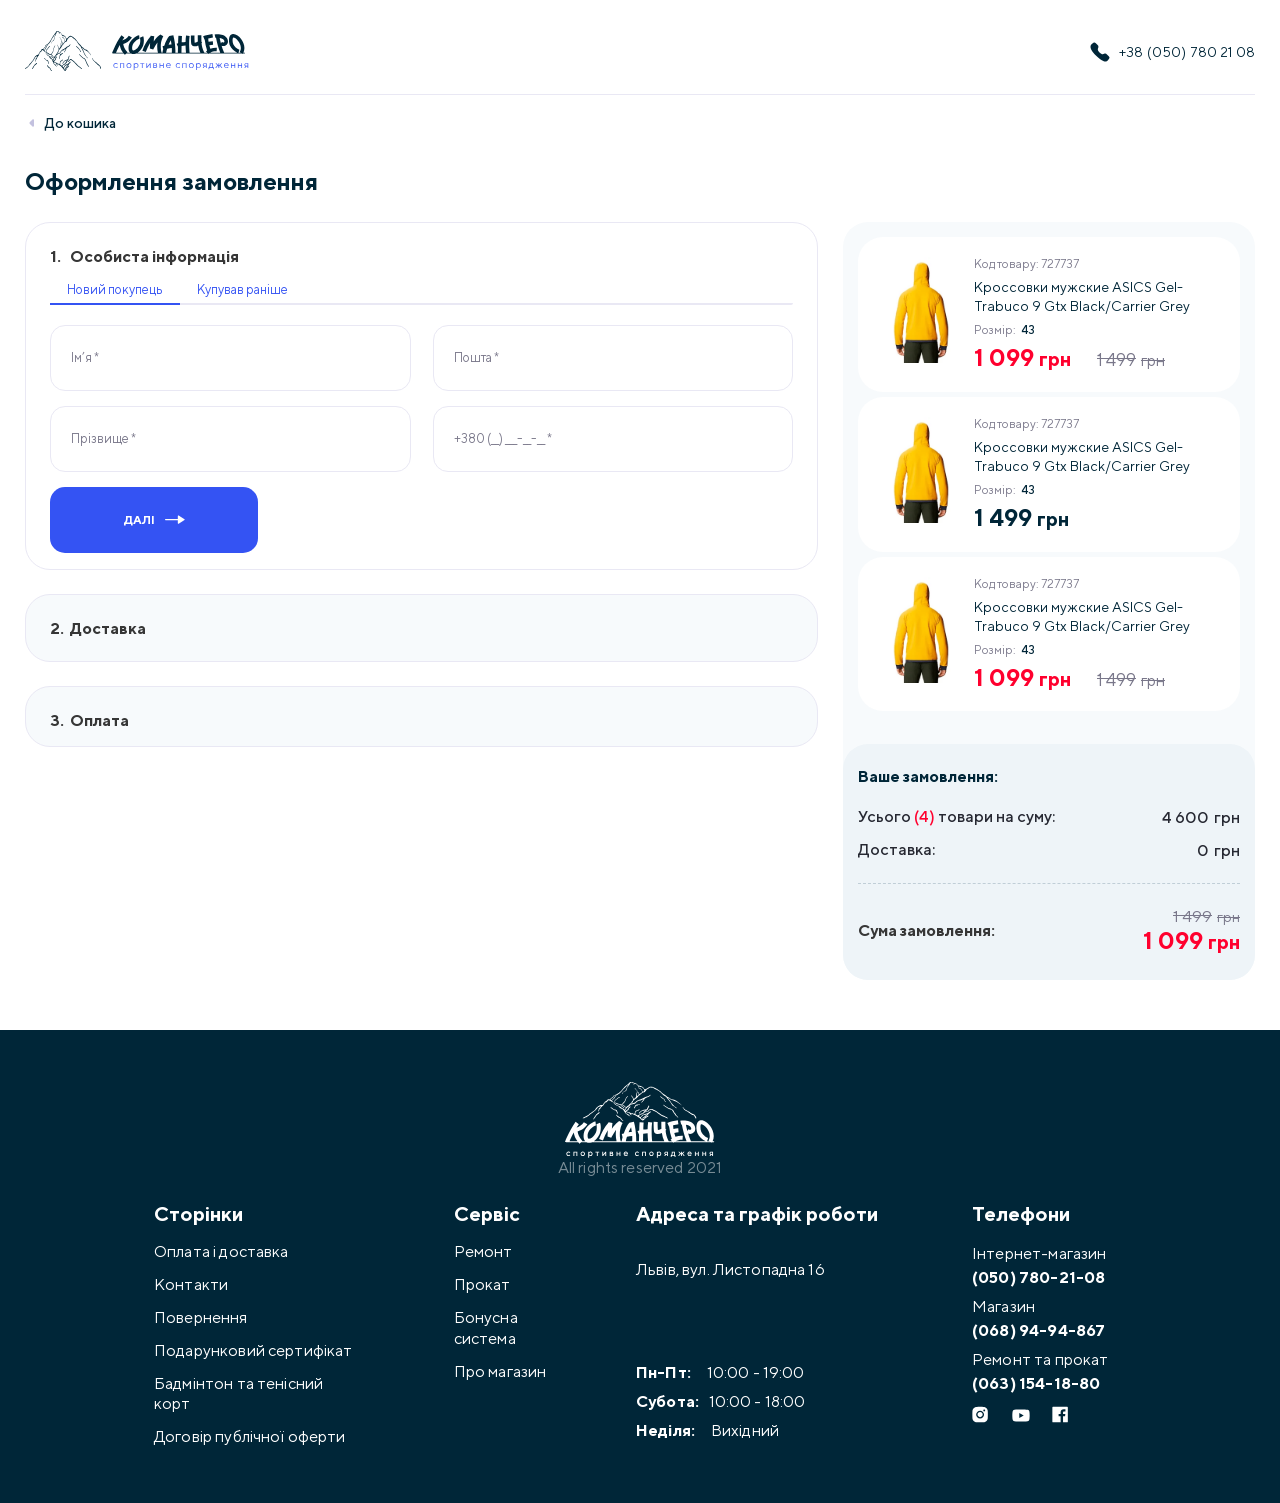
<file: index.html>
<!DOCTYPE html>
<html lang="uk">
	<head>
		<meta charset="UTF-8">
		<meta name="viewport" content="width=device-width, initial-scale=1, maximum-scale=1">
		<title>Каманчеро</title>
        <link rel="stylesheet" href="fonts/fonts.css">
        <link rel="stylesheet" href="css/select2.min.css">
        <link rel="stylesheet" href="css/style.css">
	</head>
	<body>

<svg class="svg-about">
    <g id="icon-search">
      <path d="M16 16L12.4584 12.4521L16 16ZM14.4211 7.71053C14.4211 9.49027 13.7141 11.1971 12.4556 12.4556C11.1971 13.7141 9.49027 14.4211 7.71053 14.4211C5.93078 14.4211 4.22394 13.7141 2.96547 12.4556C1.707 11.1971 1 9.49027 1 7.71053C1 5.93078 1.707 4.22394 2.96547 2.96547C4.22394 1.707 5.93078 1 7.71053 1C9.49027 1 11.1971 1.707 12.4556 2.96547C13.7141 4.22394 14.4211 5.93078 14.4211 7.71053V7.71053Z" stroke-width="2" stroke-linecap="round"/>
    </g>
    <g id="icon-arrow">
        <path d="M13.1061 0.0674227C12.9306 0.162101 12.8212 0.342135 12.8212 0.537947V3.58703L0.550721 3.58703C0.246723 3.58703 0 3.82803 0 4.12498C0 4.42193 0.246723 4.66293 0.550721 4.66293L12.8212 4.66293L12.8212 7.71201C12.8212 7.90854 12.9306 8.08858 13.1061 8.18254C13.2816 8.27794 13.496 8.27148 13.6656 8.16748L19.493 4.58044C19.653 4.48146 19.75 4.31003 19.75 4.12498C19.75 3.93993 19.653 3.7685 19.493 3.66952L13.6656 0.0824853C13.576 0.0279733 13.4739 0 13.3719 0C13.2808 0 13.189 0.0229524 13.1061 0.0674227Z"/>
    </g>
    <g id="icon-menu">
        <path d="M4.88958 0.628862L2.83617 3.21029C2.64138 3.44645 2.34107 3.44645 2.1544 3.21029L0.100984 0.628862C-0.0938068 0.384562 0.00358848 0.197266 0.30389 0.197266H4.68668C4.99509 0.197266 5.08437 0.384562 4.88958 0.628862Z"/>
    </g>
    <g id="btn-heart">
       <path d="M17.2422 2.46484C15.3086 0.8125 12.4609 1.12891 10.668 2.95703L10 3.66016L9.29688 2.95703C7.53906 1.12891 4.65625 0.8125 2.72266 2.46484C0.507812 4.36328 0.402344 7.73828 2.37109 9.77734L9.19141 16.8086C9.61328 17.2656 10.3516 17.2656 10.7734 16.8086L17.5938 9.77734C19.5625 7.73828 19.457 4.36328 17.2422 2.46484Z"></path>
    </g>
    <g id="btn-cart">
        <path d="M.853 0a.833.833 0 1 0 0 1.667h.41a.833.833 0 0 1 .8.605l2.643 9.25a2.5 2.5 0 0 0 2.404 1.811h7.615a2.5 2.5 0 0 0 2.321-1.571l2.457-6.144a1.667 1.667 0 0 0-1.547-2.285H4.1l-.435-1.52A2.5 2.5 0 0 0 1.263 0h-.41ZM7.52 20a2.5 2.5 0 1 0 0-5.001 2.5 2.5 0 0 0 0 5.001ZM14.187 20a2.5 2.5 0 1 0 0-5.001 2.5 2.5 0 0 0 0 5.001Z"/>
    </g>
    <g id="btn-login">
        <path d="M8 13.1739C12.3386 13.1739 16 13.8789 16 16.599C16 19.32 12.3146 20 8 20C3.66237 20 0 19.295 0 16.575C0 13.8539 3.68538 13.1739 8 13.1739ZM8 0C10.9391 0 13.294 2.35402 13.294 5.29105C13.294 8.22808 10.9391 10.5831 8 10.5831C5.0619 10.5831 2.70601 8.22808 2.70601 5.29105C2.70601 2.35402 5.0619 0 8 0Z"/>
    </g>
    <g id="icon-phone">
        <path fill-rule="evenodd" clip-rule="evenodd" d="M9.53174 10.4724C13.5208 14.4604 14.4258 9.84672 16.9656 12.3848C19.4143 14.8328 20.8216 15.3232 17.7192 18.4247C17.3306 18.737 14.8616 22.4943 6.1846 13.8197C-2.49348 5.144 1.26158 2.67244 1.57397 2.28395C4.68387 -0.826154 5.16586 0.589383 7.61449 3.03733C10.1544 5.5765 5.54266 6.48441 9.53174 10.4724Z" />
    </g>
    <g id="icon-facebook">
        <path d="M16.9062 0.40625H1.09375C0.713477 0.40625 0.40625 0.713477 0.40625 1.09375V16.9062C0.40625 17.2865 0.713477 17.5938 1.09375 17.5938H16.9062C17.2865 17.5938 17.5938 17.2865 17.5938 16.9062V1.09375C17.5938 0.713477 17.2865 0.40625 16.9062 0.40625ZM14.9211 5.42285H13.5482C12.4719 5.42285 12.2635 5.93418 12.2635 6.68613V8.34258H14.833L14.4979 10.9357H12.2635V17.5938H9.58438V10.9379H7.34355V8.34258H9.58438V6.43047C9.58438 4.21113 10.94 3.00156 12.9209 3.00156C13.8705 3.00156 14.6848 3.07246 14.9232 3.10469V5.42285H14.9211Z"/>
    </g>
    <g id="icon-instagram">
       <path d="M8.99986 6.13619C7.4229 6.13619 6.13599 7.4231 6.13599 9.00005C6.13599 10.577 7.4229 11.8639 8.99986 11.8639C10.5768 11.8639 11.8637 10.577 11.8637 9.00005C11.8637 7.4231 10.5768 6.13619 8.99986 6.13619ZM17.5893 9.00005C17.5893 7.81412 17.6001 6.63892 17.5335 5.45513C17.4669 4.08013 17.1532 2.85982 16.1477 1.85435C15.1401 0.846733 13.9219 0.535209 12.5469 0.468608C11.361 0.402006 10.1858 0.412748 9.00201 0.412748C7.81607 0.412748 6.64087 0.402006 5.45708 0.468608C4.08208 0.535209 2.86177 0.848881 1.8563 1.85435C0.848686 2.86197 0.537162 4.08013 0.470561 5.45513C0.403959 6.64107 0.414702 7.81626 0.414702 9.00005C0.414702 10.1838 0.403959 11.3612 0.470561 12.545C0.537162 13.92 0.850834 15.1403 1.8563 16.1458C2.86392 17.1534 4.08208 17.4649 5.45708 17.5315C6.64302 17.5981 7.81822 17.5874 9.00201 17.5874C10.1879 17.5874 11.3631 17.5981 12.5469 17.5315C13.9219 17.4649 15.1422 17.1512 16.1477 16.1458C17.1553 15.1381 17.4669 13.92 17.5335 12.545C17.6022 11.3612 17.5893 10.186 17.5893 9.00005ZM8.99986 13.4065C6.56138 13.4065 4.59341 11.4385 4.59341 9.00005C4.59341 6.56158 6.56138 4.59361 8.99986 4.59361C11.4383 4.59361 13.4063 6.56158 13.4063 9.00005C13.4063 11.4385 11.4383 13.4065 8.99986 13.4065ZM13.5868 5.44224C13.0174 5.44224 12.5577 4.98248 12.5577 4.41314C12.5577 3.8438 13.0174 3.38404 13.5868 3.38404C14.1561 3.38404 14.6159 3.8438 14.6159 4.41314C14.616 4.54833 14.5895 4.68223 14.5379 4.80716C14.4862 4.93209 14.4104 5.04561 14.3148 5.1412C14.2192 5.2368 14.1057 5.31259 13.9808 5.36425C13.8559 5.41591 13.722 5.44241 13.5868 5.44224Z"/>
    </g>
    <g id="icon-youtube">
        <path d="M19.2232 2.36152C19.1137 1.9534 18.8988 1.58122 18.6002 1.28223C18.3016 0.98323 17.9297 0.76791 17.5217 0.657813C16.0199 0.253906 10 0.253906 10 0.253906C10 0.253906 3.98008 0.253906 2.47832 0.655664C2.07016 0.765404 1.69806 0.980605 1.39939 1.27966C1.10071 1.57871 0.885983 1.95108 0.776758 2.35938C0.375 3.86328 0.375 7 0.375 7C0.375 7 0.375 10.1367 0.776758 11.6385C0.998047 12.4678 1.65117 13.1209 2.47832 13.3422C3.98008 13.7461 10 13.7461 10 13.7461C10 13.7461 16.0199 13.7461 17.5217 13.3422C18.351 13.1209 19.002 12.4678 19.2232 11.6385C19.625 10.1367 19.625 7 19.625 7C19.625 7 19.625 3.86328 19.2232 2.36152ZM8.08789 9.87891V4.12109L13.0723 6.97852L8.08789 9.87891Z"/>
    </g>
    <g id="icon-del">
        <path d="M14.9934 6.88588C15.1513 6.88588 15.2945 6.95476 15.4077 7.07113C15.5131 7.19542 15.5663 7.34979 15.5509 7.51288C15.5509 7.56671 15.1289 12.9025 14.8879 15.1484C14.737 16.5267 13.8485 17.3635 12.5158 17.3864C11.491 17.4094 10.4893 17.4173 9.503 17.4173C8.45589 17.4173 7.43187 17.4094 6.43788 17.3864C5.14978 17.3556 4.2605 16.5037 4.11729 15.1484C3.86937 12.8946 3.45515 7.56671 3.44745 7.51288C3.43975 7.34979 3.4921 7.19542 3.59835 7.07113C3.70306 6.95476 3.85397 6.88588 4.01258 6.88588H14.9934ZM11.1346 1.58398C11.8344 1.58398 12.4596 2.07244 12.6406 2.7691L12.7699 3.34701C12.8746 3.81805 13.2827 4.15133 13.7524 4.15133H16.0606C16.3686 4.15133 16.625 4.40704 16.625 4.73241V5.03324C16.625 5.3507 16.3686 5.61432 16.0606 5.61432H2.94013C2.63139 5.61432 2.375 5.3507 2.375 5.03324V4.73241C2.375 4.40704 2.63139 4.15133 2.94013 4.15133H5.24841C5.7173 4.15133 6.12536 3.81805 6.23085 3.3478L6.35173 2.80789C6.53959 2.07244 7.15785 1.58398 7.86542 1.58398H11.1346Z"/>
    </g>
</svg>

<div class="wrap">

    <header class="header">
        <div class="container"> 
            <div class="header__block"> 
               <a href="#" class="header__logo"> 
                    <img src="img/icons/logo/logo-inner.svg" width="224" height="42" alt="logo-header">
                </a>
                <a href="tel:+380507802108" class="header__phone">
                    <svg viewBox="0 0 20 20">
                        <use xlink:href="#icon-phone"></use>
                    </svg>
                    <span>+38 (050) 780 21 08</span>
                </a>
            </div>  
        </div>   
    </header>

    <section class="reg">  
        <div class="container"> 
          <a href="#" class="checkout__link">До кошика</a>
          <h1 class="checkout__title">Оформлення замовлення</h1>
          <div class="reg__wrap">
              <div class="reg__item reg__item--content">
                <div class="reg__point reg__point--edit" id="row_first" data-to="row_second">
                    <p class="reg__title">Особиста інформація</p>
                    <div class="reg__col">
                        <ul class="user__tabs">
                             <li class="user__box user__box--active">Новий покупець</li>
                            <li class="user__box">Купував раніше</li>
                        </ul>
                        <div class="user__holder">  
                            <div class="user__content"> 
                                <form id="r_new" action="#" method="POST" name="reg_new">        
                                    <div class="user__row"> 
                                        <div class="user__col"> 
                                           <input type="text" id="user__input--name" name="name" class="user__input" data-msg="некоректне ім’я" placeholder="Ім’я *"> 
                                       </div>
                                       <div class="user__col"> 
                                           <input type="email" id="user__input--email" name="email" class="user__input" data-msg="некоректна пошта" placeholder="Пошта *">
                                        </div>
                                       <div class="user__col"> 
                                           <input type="text" id="user__input--surname" name="surname" class="user__input" data-msg="некоректе прізвище" placeholder="Прізвище *">
                                        </div>
                                       <div class="user__col"> 
                                           <input type="tel" id="user__input--phone" name="phone" class="user__input" data-msg="некоректний телефон" placeholder="+380 (__) ___-__-__ *">
                                        </div>
                                    </div>
                                    <button type="submit" class="reg__next">
                                        <span>Далі</span>
                                         <svg viewBox="0 0 20 9">
                                            <use xlink:href="#icon-arrow"></use>
                                        </svg>
                                    </button>    
                                </form>
                            </div>
                            <div class="user__content" style="display: none;">
                                <form id="r_old" action="#" method="POST" name="reg_old">        
                                    <div class="user__row"> 
                                       <div class="user__col"> 
                                           <input type="tel" name="phone" id="phone" class="user__input user__input--repeat_phone" data-msg="некоректний телефон" placeholder="+380 (__) ___-__-__ *">
                                        </div>
                                    </div>
                                    <button id="u_old" class="reg__next">
                                        <span>Далі</span>
                                         <svg viewBox="0 0 20 9">
                                            <use xlink:href="#icon-arrow"></use>
                                        </svg>
                                    </button>    
                                </form>
                            </div>
                        </div>
                    </div>
                    <div class="reg__info">
                        <p id="reg__block--fio" class="reg__block">Міколай Повальчук</p>
                        <p id="reg__block--email" class="reg__block">Povalchuk_m@gmail.com</p>
                        <p id="reg__block--phone" class="reg__block">+38 (097) 054-55-78</p>
                    </div>
                </div><!--end "reg__point-->
                <div class="reg__point" id="row_second" data-to="row_third">
                    <div class="reg__row">
                        <p class="reg__title">Доставка</p>
                        <button class="reg__back">Редагувати</button>
                    </div>
                    <div class="reg__col" style="display: none">
                            <div class="reg__col">
                                <div class="city__wrap-select">
                                    <select class="city__select" name="city">
                                        <option value="Київ">Київ</option>
                                        <option value="Одеса">Одеса</option>
                                        <option value="Харків">Харків</option>
                                        <option value="Дніпро">Дніпро</option>
                                        <option value="Львів">Львів</option>
                                    </select>
                                </div>
                                <div class="reg__tabs">
                                    <div class="reg__head">
                                        <div class="reg__elem reg__elem--active">
                                            <input type="radio" checked id="r_courier" class="reg__input" name="delivery" value="Доставка кур’єром за вашою адресою" name="type"> 
                                            <div class="reg__box">
                                                <label for="r_courier" class="reg__label">
                                                    <span class="reg__icon">
                                                        <img src="img/order/delivery_courier.svg" alt="">
                                                    </span>
                                                    <span class="reg__content">  
                                                        <span class="reg__change">Кур’єр за вашою адресою</span>
                                                        <span class="reg__time">з 09:00 до 20:00</span>
                                                        <span class="reg__text">Безкоштовно</span>
                                                    </span>
                                                </label>
                                      
                                            </div>
                                        </div>
                                        <div class="reg__elem reg__elem--last"> 
                                            <input type="radio" id="r_nova" class="reg__input" name="delivery" value="Доставка Новою Поштою" name="type"> 
                                            <div class="reg__box">
                                               
                                                <label for="r_nova" class="reg__label">
                                                    <span class="reg__icon">
                                                        <img src="img/order/nova_poshta.svg" alt="">
                                                    </span>
                                                    <span class="reg__content"> 
                                                        <span class="reg__change">Доставка Новою Поштою</span>
                                                        <span class="reg__time">1 - 3 дня</span>
                                                        <span class="reg__text">Безкоштовно</span>
                                                    </span>
                                                </label>
                                            </div>
                                        </div>
                                    </div><!--end reg__holder-->
                                    <div class="reg__body">
                                        <div class="reg__desc">
                                            <form id="courier-form" method="POST" action="#">
                                                <div class="reg__grid"> 
                                                    <input type="text" name="surname" id="r_surname" class="reg__user" value="Повальчук">
                                                </div>
                                                <div class="reg__grid"> 
                                                    <input type="text" name="name" id="r_name" class="reg__user" value="Миколай">
                                                </div>
                                                <div class="reg__grid"> 
                                                    <input type="text" name="phone" id="r_phone" class="reg__user" value="+38 (097) 054-55-78">
                                                </div>
                                                <div class="reg__grid"> 
                                                    <input type="text" id="r_street" name="street" class="reg__user" placeholder="Вулиця *" data-msg="Поле обов'язкове для заповнення">
                                                </div>
                                                <div class="reg__holder">
                                                    <div class="reg__grid"> 
                                                        <input type="text" id="r_house" name="house" class="reg__user" placeholder="Дім *" data-msg="Поле обов'язкове для заповнення">
                                                    </div>
                                                    <div class="reg__grid"> 
                                                        <input type="text" id="r_flat" name="flat" class="reg__user" placeholder="Квартира">
                                                    </div>
                                                </div>
                                                <button id="courier_btn" type="submit" class="reg__next">
                                                   <span>Далі</span>
                                                    <svg viewBox="0 0 20 9">
                                                        <use xlink:href="#icon-arrow"></use>
                                                   </svg>
                                                 </button>
                                            </form>
                                        </div>
                                        <div class="reg__desc" style="display: none">
                                            <div class="block__wrap"> 

                                                <input id="b_1" type="radio" checked class="block__input" name="d">
                                                <label for="b_1" class="block__label">
                                                    <span class="block__title">У відділення</span>
                                                     <span class="block__text">Безкоштовно</span>
                                                </label>
                                                <p class="block__box">11</p>

                                                <input id="b_2" type="radio" class="block__input" name="d">
                                                 <label for="b_2" class="block__label block__label--inner">
                                                    <span class="block__title">У поштомат</span>
                                                    <span class="block__text">Безкоштовно</span>
                                                </label>
                                                <p class="block__box">22</p>
                                            </div>
                                            <button type="submit" class="reg__next">
                                               <span>Далі</span>
                                                <svg viewBox="0 0 20 9">
                                                    <use xlink:href="#icon-arrow"></use>
                                               </svg>
                                             </button>
                                        </div>
                                    </div>
                                </div>
                            </div><!--end reg__col-->
                    </div>
                    <div class="reg__info">
                        <p id="reg__block--data" class="reg__block">Міколай Повальчук</p>
                        <p id="reg__block-delivery" class="reg__block">Доставка Новою Поштою</p>
                        <p id="reg__block--phone" class="reg__block">Отделение № 2 ул. Старославняская 11</p>
                    </div>
                </div><!--end "reg__point-->
                 <div class="reg__point" id="row_third">
                      <p class="reg__title">Оплата</p>
                 </div>
              </div><!--end reg__item-->
              <div class="reg__item reg__item--aside">
                <section class="goods">
                    <div class="goods__wrap">
                        <div class="goods__item">
                            <a href="" class="goods__image">
                                 <picture >
                                    <source srcset="img/product/webp/product2@2x.webp 2x, img/product/webp/product2@1x.webp 1x" type="image/webp">
                                    <source srcset="img/product/product2@2x.png 2x, img/product/product2@1x.png 1x">
                                    <img src="img/product/product2@1x.png" alt="product_2">
                                </picture>
                            </a>
                            <div class="goods__content">
                               <p class="goods__code">Код товару: 727737</p>
                               <p class="goods__name"><a href="">Кроссовки мужские ASICS Gel-Trabuco 9 Gtx Black/Carrier Grey</a></p>
                               <p class="goods__size">Розмір:<span>43</span></p>
                               <div class="goods__inner">
                                   <p class="goods__old"><span>1 099</span>грн</p>
                                   <p class="goods__new"><span>1 499</span>грн</p>
                               </div>
                            </div>
                        </div><!--end goods__item-->
                        <div class="goods__item">
                            <a href="" class="goods__image">
                                 <picture >
                                    <source srcset="img/product/webp/product2@2x.webp 2x, img/product/webp/product2@1x.webp 1x" type="image/webp">
                                    <source srcset="img/product/product2@2x.png 2x, img/product/product2@1x.png 1x">
                                    <img src="img/product/product2@1x.png" alt="product_2">
                                </picture>
                            </a>
                            <div class="goods__content">
                               <p class="goods__code">Код товару: 727737</p>
                               <p class="goods__name"><a href="">Кроссовки мужские ASICS Gel-Trabuco 9 Gtx Black/Carrier Grey</a></p>
                               <p class="goods__size">Розмір:<span>43</span></p>
                               <div class="goods__inner">
                                   <p class="goods__current"><span>1 499</span>грн</p>
                               </div>
                            </div>
                        </div><!--end goods__item-->
                        <div class="goods__item">
                            <a href="" class="goods__image">
                                 <picture >
                                    <source srcset="img/product/webp/product2@2x.webp 2x, img/product/webp/product2@1x.webp 1x" type="image/webp">
                                    <source srcset="img/product/product2@2x.png 2x, img/product/product2@1x.png 1x">
                                    <img src="img/product/product2@1x.png" alt="product_2">
                                </picture>
                            </a>
                            <div class="goods__content">
                               <p class="goods__code">Код товару: 727737</p>
                               <p class="goods__name"><a href="">Кроссовки мужские ASICS Gel-Trabuco 9 Gtx Black/Carrier Grey</a></p>
                               <p class="goods__size">Розмір:<span>43</span></p>
                               <div class="goods__inner">
                                   <p class="goods__old"><span>1 099</span>грн</p>
                                   <p class="goods__new"><span>1 499</span>грн</p>
                               </div>
                            </div>
                        </div><!--end goods__item-->
                    </div><!--end goos__wrap-->
                    <div class="goods__holder">
                        <p class="goods__title">Ваше замовлення:</p>
                        <div class="goods__box">    
                            <p class="goods__info">Усього <span>(4)</span> товари на суму:</p>
                            <p class="goods__count"><span> 4 600</span>грн</p>
                        </div>
                        <div class="goods__box">    
                            <p class="goods__info">Доставка:</p>
                            <p class="goods__count"><span>0</span>грн</p>
                        </div>
                        <div class="goods__total">
                            <p class="goods__block">Сума замовлення:</p>
                            <div class="goods__wrapper">    
                                <p class="goods__sum"><span>1 499</span>грн</p>
                                <p class="goods__end"><span>1 099 </span>грн</p>
                            </div>
                        </div>
                    </div>
                </section>
              </div><!--end reg__item-->
          </div>
        </div>
    </section>

    <footer class="main-footer">
        <div class="container">
          <div class="main-footer__wrap">
            <div class="main-footer__aside">    
                <a href="#" class="main-footer__logo">
                    <img src="img/icons/logo/logo-footer.svg" width="152" height="78" alt="logo-footer">
                </a>
                <p class="main-footer__desc">All rights reserved 2021</p>
            </div>
              
              <div class="main-footer__block">
                <div class="main-footer__item">
                    <h4 class="main-footer__title">Сторінки</h4>
                    <ul class="main-footer__col">
                        <li><a href="#" class="main-footer__link">Оплата і доставка</a></li>
                        <li><a href="#" class="main-footer__link">Контакти</a></li>
                        <li><a href="#" class="main-footer__link">Повернення</a></li>
                        <li><a href="#" class="main-footer__link">Подарунковий сертифікат</a></li>
                        <li><a href="#" class="main-footer__link">Бадмінтон та тенісний корт </a></li>
                        <li><a href="#" class="main-footer__link">Договір публічної оферти</a></li>
                    </ul>
                </div>
                <div class="main-footer__item">
                    <h4 class="main-footer__title">Сервіс</h4>
                      <ul class="main-footer__col">
                        <li><a href="#" class="main-footer__link">Ремонт</a></li>
                        <li><a href="#" class="main-footer__link">Прокат</a></li>
                        <li><a href="#" class="main-footer__link">Бонусна система</a></li>
                        <li><a href="#" class="main-footer__link">Про магазин</a></li>
                    </ul>
                </div>
              </div>
              <div class="main-footer__contacts">   
                <div class="main-footer__holder">   
                    <h4 class="main-footer__title">Адреса та графік роботи</h4>
                    <p class="main-footer__address">Львів, вул. Листопадна 16</p>
                    <div class="main-footer__text"> 
                        <p><strong>Пн-Пт:</strong>     10:00 - 19:00</p>
                        <p><strong>Субота:</strong>   10:00 - 18:00</p>
                        <p><strong>Неділя:</strong>     Вихідний</p>
                    </div>
                </div>
                <div class="main-footer__holder">   
                    <h4 class="main-footer__title">Телефони</h4>
                    <div class="main-footer__wrapper">   
                        <h5 class="main-footer__subtitle">Інтернет-магазин</h5>
                        <a href="tel:+380507802108" class="main-footer__phone">(050) 780-21-08</a>
                        <h5 class="main-footer__subtitle">Магазин</h5>
                        <a href="tel:+380689494867" class="main-footer__phone">(068) 94-94-867</a>
                        <h5 class="main-footer__subtitle">Ремонт та прокат</h5>
                        <a href="tel:+380631541880" class="main-footer__phone">(063) 154-18-80</a>
                    </div>
                    <div class="main-footer__socials">  
                        <a href="#" target="_blank" class="main-footer__user">
                            <svg viewBox="0 0 20 20">
                                <use xlink:href="#icon-instagram"></use>
                            </svg>
                        </a>
                        <a href="#" target="_blank" class="main-footer__user">
                            <svg viewBox="0 0 20 14">
                                <use xlink:href="#icon-youtube"></use>
                            </svg>
                        </a>
                        <a href="#" target="_blank" class="main-footer__user">
                             <svg viewBox="0 0 20 20">
                                <use xlink:href="#icon-facebook"></use>
                            </svg>
                        </a>
                    </div>
                </div>
              </div>
          </div>
        </div>
    </footer>

</div>

<section id="popup--code" class="popup popup--code">
    <div class="code-block__inner"> 
        <button class="catalog__btn-mob"></button>
         <h4 class="code-block__title">Введіть код з смс</h4>
         <div class="code-block__text">
            <p>Ми відправили СМС з кодом на номер</p>
            <div class="code-block__holder">
                <span class="code-block__phone">+38 (096) 222-22-23</span>
                <button class="code-block__elem">Помилились номером? </button>
            </div>
          </div>
          <form action="" id="form-sms">
             <input id="sms-control" type="text" class="code-block__input" placeholder="КОД з смс">
             <!--
                с ошибкой добавляется класс error
             <input type="text" class="code-block__input error" placeholder="КОД з смс">
                --->
             <div class="code-block__wrapper">
                <div class="code-block__box">
                    <p class="code-block__info">Не отримали код?</p>
                    <p class="code-block__error" style="display: none;">Невірний код</p>   
                </div> 
                <button type="button" class="code-block__send">Відправити повторно? </button>
                <p class="code-block__desc" style="display: none">Можна відправити повторно через <span data-time="60">60</span> сек</p>
             </div>
             <button class="code-block__btn">Підтвердити</button>
         </form>
    </div>
</section>

<button class="scroll-up">
    <svg viewBox="0 0 20 9">
        <use xlink:href="#icon-arrow"></use>
    </svg>
</button>


<script src="js/jquery-3.3.1.min.js"></script>
<script src="js/jquery.maskedinput.min.js"></script>
<script src="js/lazysizes.min.js" async=""></script>
<script src="js/jquery.validate.min.js"></script>
<script src="js/select2.min.js"></script>
<script src="js/uk.js"></script>
<script src="js/checkout.js"></script>
<script src="js/main.js"></script>

    </body>
</html>
</file>
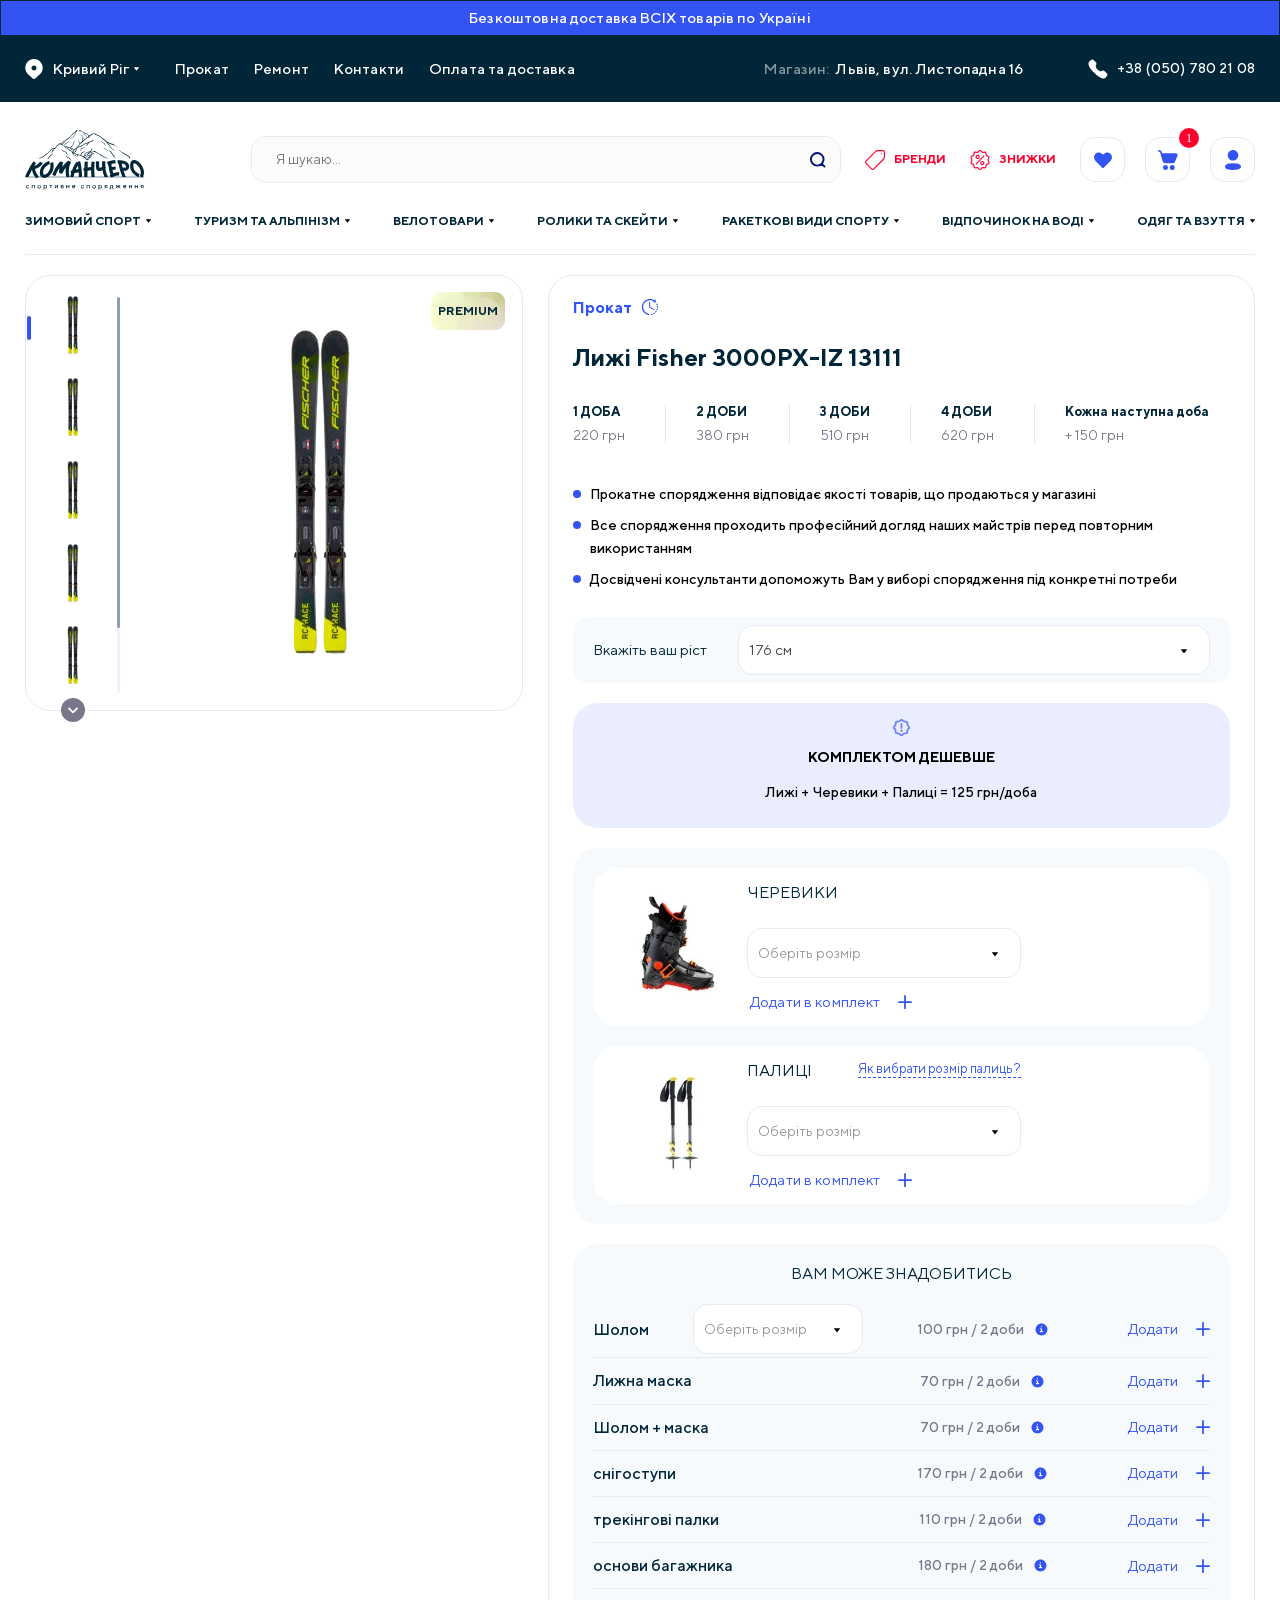
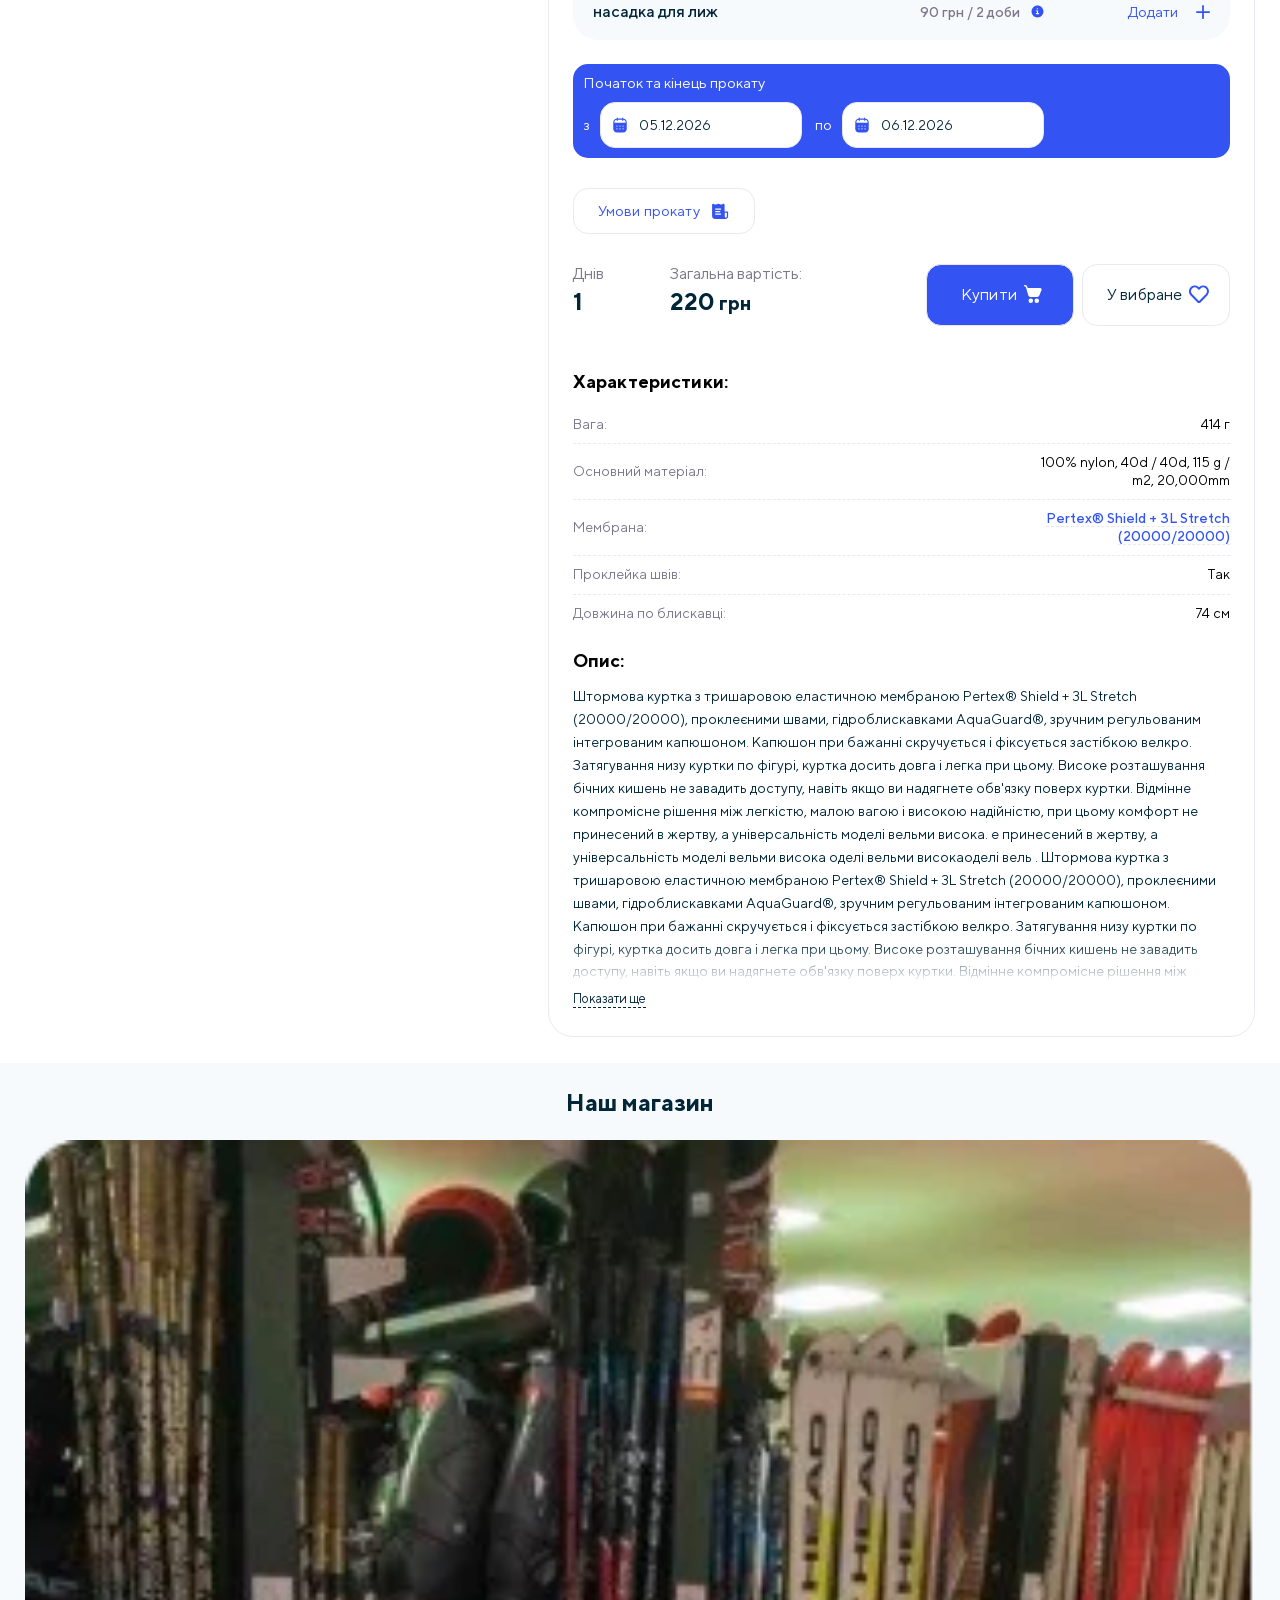
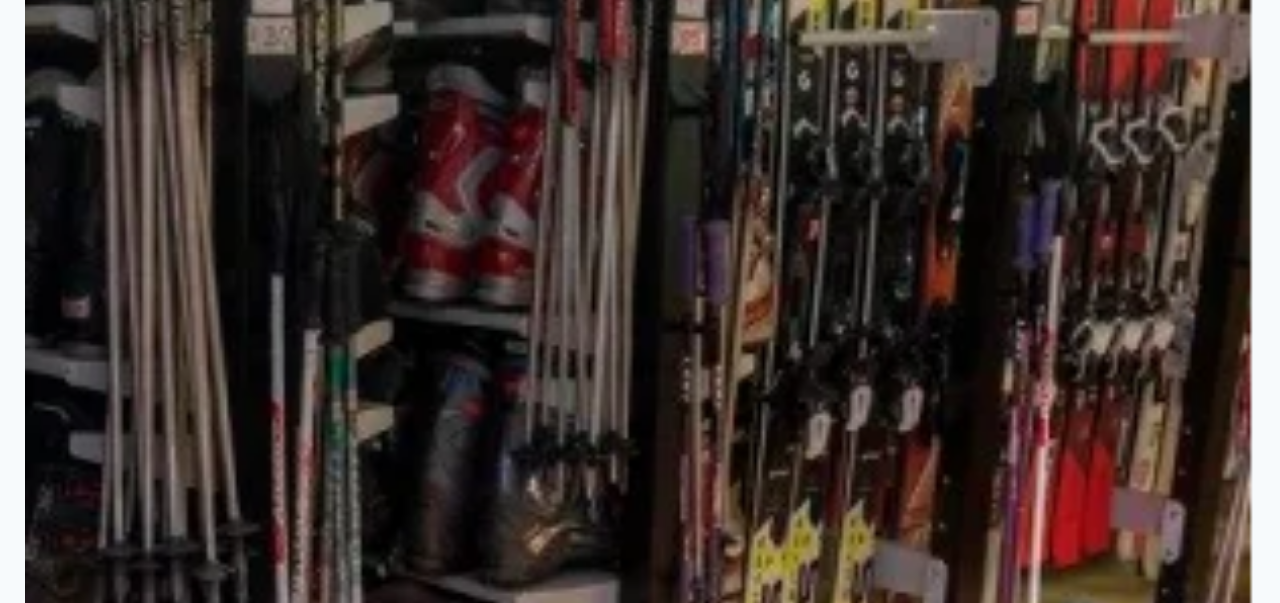
<file: rent-skiing.html>
<!DOCTYPE html>
<html lang="uk">
	<head>
		<meta charset="UTF-8">
		<meta name="viewport" content="width=device-width, initial-scale=1, maximum-scale=1">
		<title>Каманчеро</title>
        <link rel="stylesheet" href="fonts/fonts.css">
        <link rel="stylesheet" href="css/air-datepicker.css">
        <link rel="stylesheet" href="css/swiper-bundle.min.css">
        <link rel="stylesheet" href="css/select2.min.css">
        <link rel="stylesheet" href="css/style.css">
	</head>
	<body>

<svg class="svg-about">
    <g id="icon-search">
      <path d="M16 16L12.4584 12.4521L16 16ZM14.4211 7.71053C14.4211 9.49027 13.7141 11.1971 12.4556 12.4556C11.1971 13.7141 9.49027 14.4211 7.71053 14.4211C5.93078 14.4211 4.22394 13.7141 2.96547 12.4556C1.707 11.1971 1 9.49027 1 7.71053C1 5.93078 1.707 4.22394 2.96547 2.96547C4.22394 1.707 5.93078 1 7.71053 1C9.49027 1 11.1971 1.707 12.4556 2.96547C13.7141 4.22394 14.4211 5.93078 14.4211 7.71053V7.71053Z" stroke-width="2" stroke-linecap="round"/>
    </g>
    <g id="icon-arrow">
        <path d="M13.1061 0.0674227C12.9306 0.162101 12.8212 0.342135 12.8212 0.537947V3.58703L0.550721 3.58703C0.246723 3.58703 0 3.82803 0 4.12498C0 4.42193 0.246723 4.66293 0.550721 4.66293L12.8212 4.66293L12.8212 7.71201C12.8212 7.90854 12.9306 8.08858 13.1061 8.18254C13.2816 8.27794 13.496 8.27148 13.6656 8.16748L19.493 4.58044C19.653 4.48146 19.75 4.31003 19.75 4.12498C19.75 3.93993 19.653 3.7685 19.493 3.66952L13.6656 0.0824853C13.576 0.0279733 13.4739 0 13.3719 0C13.2808 0 13.189 0.0229524 13.1061 0.0674227Z"/>
    </g>
    <g id="icon-menu">
        <path d="M4.88958 0.628862L2.83617 3.21029C2.64138 3.44645 2.34107 3.44645 2.1544 3.21029L0.100984 0.628862C-0.0938068 0.384562 0.00358848 0.197266 0.30389 0.197266H4.68668C4.99509 0.197266 5.08437 0.384562 4.88958 0.628862Z"/>
    </g>
    <g id="btn-heart">
       <path d="M17.2422 2.46484C15.3086 0.8125 12.4609 1.12891 10.668 2.95703L10 3.66016L9.29688 2.95703C7.53906 1.12891 4.65625 0.8125 2.72266 2.46484C0.507812 4.36328 0.402344 7.73828 2.37109 9.77734L9.19141 16.8086C9.61328 17.2656 10.3516 17.2656 10.7734 16.8086L17.5938 9.77734C19.5625 7.73828 19.457 4.36328 17.2422 2.46484Z"></path>
    </g>
    <g id="btn-cart">
        <path d="M.853 0a.833.833 0 1 0 0 1.667h.41a.833.833 0 0 1 .8.605l2.643 9.25a2.5 2.5 0 0 0 2.404 1.811h7.615a2.5 2.5 0 0 0 2.321-1.571l2.457-6.144a1.667 1.667 0 0 0-1.547-2.285H4.1l-.435-1.52A2.5 2.5 0 0 0 1.263 0h-.41ZM7.52 20a2.5 2.5 0 1 0 0-5.001 2.5 2.5 0 0 0 0 5.001ZM14.187 20a2.5 2.5 0 1 0 0-5.001 2.5 2.5 0 0 0 0 5.001Z"/>
    </g>
    <g id="btn-login">
        <path d="M8 13.1739C12.3386 13.1739 16 13.8789 16 16.599C16 19.32 12.3146 20 8 20C3.66237 20 0 19.295 0 16.575C0 13.8539 3.68538 13.1739 8 13.1739ZM8 0C10.9391 0 13.294 2.35402 13.294 5.29105C13.294 8.22808 10.9391 10.5831 8 10.5831C5.0619 10.5831 2.70601 8.22808 2.70601 5.29105C2.70601 2.35402 5.0619 0 8 0Z"/>
    </g>
    <g id="icon-phone">
        <path fill-rule="evenodd" clip-rule="evenodd" d="M9.53174 10.4724C13.5208 14.4604 14.4258 9.84672 16.9656 12.3848C19.4143 14.8328 20.8216 15.3232 17.7192 18.4247C17.3306 18.737 14.8616 22.4943 6.1846 13.8197C-2.49348 5.144 1.26158 2.67244 1.57397 2.28395C4.68387 -0.826154 5.16586 0.589383 7.61449 3.03733C10.1544 5.5765 5.54266 6.48441 9.53174 10.4724Z" />
    </g>
    <g id="icon-facebook">
        <path d="M16.9062 0.40625H1.09375C0.713477 0.40625 0.40625 0.713477 0.40625 1.09375V16.9062C0.40625 17.2865 0.713477 17.5938 1.09375 17.5938H16.9062C17.2865 17.5938 17.5938 17.2865 17.5938 16.9062V1.09375C17.5938 0.713477 17.2865 0.40625 16.9062 0.40625ZM14.9211 5.42285H13.5482C12.4719 5.42285 12.2635 5.93418 12.2635 6.68613V8.34258H14.833L14.4979 10.9357H12.2635V17.5938H9.58438V10.9379H7.34355V8.34258H9.58438V6.43047C9.58438 4.21113 10.94 3.00156 12.9209 3.00156C13.8705 3.00156 14.6848 3.07246 14.9232 3.10469V5.42285H14.9211Z"/>
    </g>
    <g id="icon-instagram">
       <path d="M8.99986 6.13619C7.4229 6.13619 6.13599 7.4231 6.13599 9.00005C6.13599 10.577 7.4229 11.8639 8.99986 11.8639C10.5768 11.8639 11.8637 10.577 11.8637 9.00005C11.8637 7.4231 10.5768 6.13619 8.99986 6.13619ZM17.5893 9.00005C17.5893 7.81412 17.6001 6.63892 17.5335 5.45513C17.4669 4.08013 17.1532 2.85982 16.1477 1.85435C15.1401 0.846733 13.9219 0.535209 12.5469 0.468608C11.361 0.402006 10.1858 0.412748 9.00201 0.412748C7.81607 0.412748 6.64087 0.402006 5.45708 0.468608C4.08208 0.535209 2.86177 0.848881 1.8563 1.85435C0.848686 2.86197 0.537162 4.08013 0.470561 5.45513C0.403959 6.64107 0.414702 7.81626 0.414702 9.00005C0.414702 10.1838 0.403959 11.3612 0.470561 12.545C0.537162 13.92 0.850834 15.1403 1.8563 16.1458C2.86392 17.1534 4.08208 17.4649 5.45708 17.5315C6.64302 17.5981 7.81822 17.5874 9.00201 17.5874C10.1879 17.5874 11.3631 17.5981 12.5469 17.5315C13.9219 17.4649 15.1422 17.1512 16.1477 16.1458C17.1553 15.1381 17.4669 13.92 17.5335 12.545C17.6022 11.3612 17.5893 10.186 17.5893 9.00005ZM8.99986 13.4065C6.56138 13.4065 4.59341 11.4385 4.59341 9.00005C4.59341 6.56158 6.56138 4.59361 8.99986 4.59361C11.4383 4.59361 13.4063 6.56158 13.4063 9.00005C13.4063 11.4385 11.4383 13.4065 8.99986 13.4065ZM13.5868 5.44224C13.0174 5.44224 12.5577 4.98248 12.5577 4.41314C12.5577 3.8438 13.0174 3.38404 13.5868 3.38404C14.1561 3.38404 14.6159 3.8438 14.6159 4.41314C14.616 4.54833 14.5895 4.68223 14.5379 4.80716C14.4862 4.93209 14.4104 5.04561 14.3148 5.1412C14.2192 5.2368 14.1057 5.31259 13.9808 5.36425C13.8559 5.41591 13.722 5.44241 13.5868 5.44224Z"/>
    </g>
    <g id="icon-youtube">
        <path d="M19.2232 2.36152C19.1137 1.9534 18.8988 1.58122 18.6002 1.28223C18.3016 0.98323 17.9297 0.76791 17.5217 0.657813C16.0199 0.253906 10 0.253906 10 0.253906C10 0.253906 3.98008 0.253906 2.47832 0.655664C2.07016 0.765404 1.69806 0.980605 1.39939 1.27966C1.10071 1.57871 0.885983 1.95108 0.776758 2.35938C0.375 3.86328 0.375 7 0.375 7C0.375 7 0.375 10.1367 0.776758 11.6385C0.998047 12.4678 1.65117 13.1209 2.47832 13.3422C3.98008 13.7461 10 13.7461 10 13.7461C10 13.7461 16.0199 13.7461 17.5217 13.3422C18.351 13.1209 19.002 12.4678 19.2232 11.6385C19.625 10.1367 19.625 7 19.625 7C19.625 7 19.625 3.86328 19.2232 2.36152ZM8.08789 9.87891V4.12109L13.0723 6.97852L8.08789 9.87891Z"/>
    </g>
    <g id="icon-del">
        <path d="M14.9934 6.88588C15.1513 6.88588 15.2945 6.95476 15.4077 7.07113C15.5131 7.19542 15.5663 7.34979 15.5509 7.51288C15.5509 7.56671 15.1289 12.9025 14.8879 15.1484C14.737 16.5267 13.8485 17.3635 12.5158 17.3864C11.491 17.4094 10.4893 17.4173 9.503 17.4173C8.45589 17.4173 7.43187 17.4094 6.43788 17.3864C5.14978 17.3556 4.2605 16.5037 4.11729 15.1484C3.86937 12.8946 3.45515 7.56671 3.44745 7.51288C3.43975 7.34979 3.4921 7.19542 3.59835 7.07113C3.70306 6.95476 3.85397 6.88588 4.01258 6.88588H14.9934ZM11.1346 1.58398C11.8344 1.58398 12.4596 2.07244 12.6406 2.7691L12.7699 3.34701C12.8746 3.81805 13.2827 4.15133 13.7524 4.15133H16.0606C16.3686 4.15133 16.625 4.40704 16.625 4.73241V5.03324C16.625 5.3507 16.3686 5.61432 16.0606 5.61432H2.94013C2.63139 5.61432 2.375 5.3507 2.375 5.03324V4.73241C2.375 4.40704 2.63139 4.15133 2.94013 4.15133H5.24841C5.7173 4.15133 6.12536 3.81805 6.23085 3.3478L6.35173 2.80789C6.53959 2.07244 7.15785 1.58398 7.86542 1.58398H11.1346Z"/>
    </g>
</svg>

<div class="wrap">
    <header class="main-header">
        <div class="main-header__text">
            <p> Безкоштовна доставка ВСІХ товарів по Україні</p>
        </div>
        <div class="main-header__block">
            <div class="container">
                <div class="main-header__info">
                    <p class="main-header__map">Кривий Ріг</p>
                    <ul class="main-header__list">
                        <li><a href="#" class="main-header__link">Прокат</a></li>
                        <li><a href="#" class="main-header__link">Ремонт</a></li>
                        <li><a href="#" class="main-header__link">Контакти</a></li>
                        <li><a href="#" class="main-header__link">Оплата та доставка</a></li>
                    </ul>
                    <p class="main-header__shop"><span>Магазин: </span>Львів, вул. Листопадна 16</p>
                    <a href="tel:+380507802108" class="main-header__phone">
                        <svg viewBox="0 0 20 20">
                            <use xlink:href="#icon-phone"></use>
                        </svg>
                        <span>+38 (050) 780 21 08</span>
                    </a>
                </div>
            </div>
        </div>
        <div class="container">
            <div class="main-header__wrap"> 
                <a href="#" class="main-header__logo">
                    <img src="img/icons/logo/logo-header.svg" width="152" height="78" alt="logo-header">    
                </a>
                <div class="main-header__search">
                  <input type="text" class="main-header__input" placeholder="Я шукаю...">
                  <button class="main-header__btn">
                    <svg viewBox="0 0 17 17">
                        <use xlink:href="#icon-search"></use>
                    </svg>
                  </button>
                </div>
                <ul class="main-header__row">   
                    <li><a href="#" class="main-header__col main-header__col--brends">Бренди</a></li>
                    <li><a href="#" class="main-header__col main-header__col--discount">Знижки</a></li>
                </ul>
                <div class="main-header__user"> 
                    <a href="#" class="main-header__box main-header__box--favorites">
                        <svg viewBox="0 0 20 18">
                            <use xlink:href="#btn-heart"></use>
                        </svg>
                    </a>
                    <a href="#" class="main-header__box main-header__box--cart">
                        <span class="main-header__count">1</span>
                        <svg viewBox="0 0 20 20">
                            <use xlink:href="#btn-cart"></use>
                        </svg>
                    </a>
                    <a href="#" class="main-header__box main-header__box--login">
                        <svg viewBox="0 0 16 20">
                            <use xlink:href="#btn-login"></use>
                        </svg>
                    </a>
                </div>
            </div>
            <ul class="menu__wrap">
                <li><a href="#" class="menu__item menu__item--sport">Зимовий спорт</a>
                    <div class="menu__box">
                        <ul class="menu__submenu">
                            <li class="menu__row">
                                <div class="menu__sub-wrap">
                                    <p class="menu__title"><a href="#">Наплічники</a></p>
                                    <ul class="menu__list">
                                        <li><a href="#" class="menu__col">Наплічники 0-44 л</a></li>
                                        <li><a href="#" class="menu__col">Наплічники 45-110 л</a></li>
                                        <li><a href="#" class="menu__col">Наплічники дитячі</a></li>
                                        <li><a href="#" class="menu__col">Намети експедиційні </a></li>
                                        <li><a href="#" class="menu__col">Намети кемпінгові</a></li>
                                    </ul>
                                    <!--<a href="" class="menu__more">Більше</a>-->
                                    <p class="menu__title"><a href="#">Намети</a></p>
                                    <ul class="menu__list">
                                        <li><a href="#" class="menu__col">Намети трекінгові</a></li>
                                        <li><a href="#" class="menu__col">Намети експедиційні</a></li>
                                        <li><a href="#" class="menu__col">Намети кемпінгові</a></li>
                                        <li><a href="#" class="menu__col">Намети - аксесуари</a></li>
                                        <li><a href="#" class="menu__col">Пальники туристичні </a></li>
                                        <li><a href="#" class="menu__col">Намети - аксесуари</a></li>
                                        <li><a href="#" class="menu__col">Пальники туристичні</a></li>
                                    </ul>
                                   <!--<a href="" class="menu__more">Більше</a>-->
                                 </div>
                            </li>
                           <li class="menu__row">
                                <div class="menu__sub-wrap">
                                    <p class="menu__title"><a href="#">Тенти та гамаки</a></p>
                                    <ul class="menu__list">
                                        <li><a href="#" class="menu__col">Меблі для кемпінгу</a></li>
                                        <li><a href="#" class="menu__col">Грилі та аксесуари</a></li>
                                        <li><a href="#" class="menu__col">Пальники туристичні</a></li>
                                        <li><a href="#" class="menu__col">Засоби догляду за взуттям</a></li>
                                        <li><a href="#" class="menu__col">Устілки і шнурівки</a></li>
                                        <li><a href="#" class="menu__col">Альпіністські черевики</a></li>
                                        <li><a href="#" class="menu__col">Засоби догляду за взуттям</a></li>
                                    </ul>
                                     <!--<a href="" class="menu__more">Більше</a>-->
                                    <p class="menu__title"><a href="#">Тенти та гамаки</a></p>
                                    <ul class="menu__list">
                                        <li><a href="#" class="menu__col">Пальники туристичні</a></li>
                                        <li><a href="#" class="menu__col">Пальне для пальників</a></li>
                                    </ul>
                                    <!--<a href="" class="menu__more">Більше</a>-->
                                </div>
                           </li>
                           <li class="menu__row">
                                <div class="menu__sub-wrap">
                                    <p class="menu__title"><a href="#">Тенти та гамаки</a></p>
                                    <ul class="menu__list">
                                        <li><a href="#" class="menu__col">Казани туристичні</a></li>
                                        <li><a href="#" class="menu__col">М'ячі футбольні, волейбольні, баскетбольні </a></li>
                                        <li><a href="#" class="menu__col">Холодильники, термоконтейнери</a></li>
                                        <li><a href="#" class="menu__col">Грилі та аксесуари</a></li>
                                        <li><a href="#" class="menu__col">Гальма і деталі гальм</a></li>
                                    </ul>
                                     <!--<a href="" class="menu__more">Більше</a>-->
                                    <p class="menu__title"><a href="#">Тенти та гамаки</a></p>
                                    <ul class="menu__list">
                                        <li><a href="#" class="menu__col">Ланцюги</a></li>
                                        <li><a href="#" class="menu__col">Касети</a></li>
                                        <li><a href="#" class="menu__col">Пальники туристичні</a></li>
                                        <li><a href="#" class="menu__col">Перекидки задні</a></li>
                                    </ul>
                                    <!--<a href="" class="menu__more">Більше</a>-->
                                </div>
                           </li>
                            <li class="menu__row">
                                <div class="menu__sub-wrap">
                                    <p class="menu__title"><a href="#">Тенти та гамаки</a></p>
                                    <ul class="menu__list">
                                        <li><a href="#" class="menu__col">Ланцюги</a></li>
                                        <li><a href="#" class="menu__col">Касети</a></li>
                                        <li><a href="#" class="menu__col">Пальники туристичні</a></li>
                                        <li><a href="#" class="menu__col">Перекидки задні</a></li>
                                    </ul> 
                                    <!--<a href="" class="menu__more">Більше</a>-->
                                    <p class="menu__title"><a href="#">Тенти та гамаки для гірських походів</a></p>
                                    <ul class="menu__list">
                                        <li><a href="#" class="menu__col">Пальники туристичні</a></li>
                                        <li><a href="#" class="menu__col">Пальне для пальників</a></li>
                                    </ul>
                                   <!--<a href="" class="menu__more">Більше</a>-->
                                </div>
                           </li>
                           <li class="menu__row">
                                <div class="menu__sub-wrap">
                                    <p class="menu__title"><a href="#">Тенти та гамаки</a></p>
                                    <ul class="menu__list">
                                        <li><a href="#" class="menu__col">Велошини</a></li>
                                        <li><a href="#" class="menu__col">Велокамери </a></li>
                                        <li><a href="#" class="menu__col">Рафки коліс</a></li>
                                        <li><a href="#" class="menu__col">Шатуни і зірки</a></li>
                                        <li><a href="#" class="menu__col">Педалі</a></li>
                                        <li><a href="#" class="menu__col">Гальма і деталі гальм</a></li>
                                        <li><a href="#" class="menu__col">Перекидки задні</a></li>
                                        <li><a href="#" class="menu__col">Перекидки передні</a></li>
                                        <li><a href="#" class="menu__col">Касети</a></li>
                                    </ul>
                                    <a href="#" class="menu__more">Більше</a>
                                </div>
                           </li>
                           <li class="menu__row menu__row--add">
                                <div class="menu__sub-wrap">
                                    <ul class="menu__list">
                                        <li><a href="#" class="menu__col">Тенти та гамаки для гірських походів</a></li>
                                        <li><a href="#" class="menu__col">Тенти та гамаки</a></li>
                                        <li><a href="#" class="menu__col">Тенти та гамаки для гірських походів</a></li>
                                        <li><a href="#" class="menu__col">Тенти та гамаки</a></li>
                                        <li><a href="#" class="menu__col">Тенти та гамаки</a></li>
                                        <li><a href="#" class="menu__col">Велоодяг і взуття</a></li>
                                        <li><a href="#" class="menu__col">Тенти та гамаки</a></li>
                                        <li><a href="#" class="menu__col">Велоодяг і взуття</a></li>
                                    </ul>
                                    <a href="#" class="menu__show">Більше категорій</a>
                                </div>
                           </li>
                       </ul>
                    </div>
                </li>
                <li>
                    <a href="#" class="menu__item menu__item--mountain">Туризм та альпінізм</a>
                    <div class="menu__box">
                        <ul class="menu__submenu">
                             <li class="menu__row">
                                <div class="menu__sub-wrap">
                                    <p class="menu__title"><a href="#">Наплічники</a></p>
                                    <ul class="menu__list">
                                        <li><a href="#" class="menu__col">Наплічники 0-44 л</a></li>
                                        <li><a href="#" class="menu__col">Наплічники 45-110 л</a></li>
                                        <li><a href="#" class="menu__col">Наплічники дитячі</a></li>
                                        <li><a href="#" class="menu__col">Намети експедиційні </a></li>
                                        <li><a href="#" class="menu__col">Намети кемпінгові</a></li>
                                    </ul>
                                    <!--<a href="" class="menu__more">Більше</a>-->
                                    <p class="menu__title"><a href="#">Намети</a></p>
                                    <ul class="menu__list">
                                        <li><a href="#" class="menu__col">Намети трекінгові</a></li>
                                        <li><a href="#" class="menu__col">Намети експедиційні</a></li>
                                        <li><a href="#" class="menu__col">Намети кемпінгові</a></li>
                                        <li><a href="#" class="menu__col">Намети - аксесуари</a></li>
                                        <li><a href="#" class="menu__col">Пальники туристичні </a></li>
                                        <li><a href="#" class="menu__col">Намети - аксесуари</a></li>
                                        <li><a href="#" class="menu__col">Пальники туристичні</a></li>
                                    </ul>
                                   <!--<a href="" class="menu__more">Більше</a>-->
                                 </div>
                            </li>
                           <li class="menu__row">
                                <div class="menu__sub-wrap">
                                    <p class="menu__title"><a href="#">Тенти та гамаки</a></p>
                                    <ul class="menu__list">
                                        <li><a href="#" class="menu__col">Меблі для кемпінгу</a></li>
                                        <li><a href="#" class="menu__col">Грилі та аксесуари</a></li>
                                        <li><a href="#" class="menu__col">Пальники туристичні</a></li>
                                        <li><a href="#" class="menu__col">Засоби догляду за взуттям</a></li>
                                        <li><a href="#" class="menu__col">Устілки і шнурівки</a></li>
                                        <li><a href="#" class="menu__col">Альпіністські черевики</a></li>
                                        <li><a href="#" class="menu__col">Засоби догляду за взуттям</a></li>
                                    </ul>
                                     <!--<a href="" class="menu__more">Більше</a>-->
                                    <h4 class="menu__title"><a href="#">Тенти та гамаки</a></h4>
                                    <ul class="menu__list">
                                        <li><a href="#" class="menu__col">Пальники туристичні</a></li>
                                        <li><a href="#" class="menu__col">Пальне для пальників</a></li>
                                    </ul>
                                    <!--<a href="" class="menu__more">Більше</a>-->
                                </div>
                           </li>
                       </ul>
                    </div>
                </li>
                <li><a href="#" class="menu__item menu__item--bicycle_loads">Велотовари</a></li>
                <li><a href="#" class="menu__item menu__item--roller_skates">Ролики та скейти</a></li>
                <li><a href="#" class="menu__item menu__item--racket_sports">Ракеткові види спорту</a></li>
                <li><a href="#" class="menu__item menu__item--rest_water">Відпочинок на воді</a></li>
                <li><a href="#" class="menu__item menu__item--clothes_shoes">Одяг та взуття</a></li>
            </ul>
        </div>
        <section class="mob-block">
            <div class="container">
                <div class="mob-block__wrap">
                    <a href="" class="mob-block__logo">
                        <img src="img/icons/logo/logo-header--mob.svg" width="59" height="30" alt="logo-header">
                    </a>
                    <p class="mob-block__address"><span>Львів, вул.  Листопадна 16</span></p>
                    <button class="mob-block__phone">
                        <svg viewBox="0 0 20 20">
                            <use xlink:href="#icon-phone"></use>
                        </svg>
                    </button>
                </div>
            </div>
        </section>
        <section class="mob-menu">
            <div class="container">
                <div class="mob-menu__wrap">
                    <a href="#" class="mob-menu__link mob-menu__link--catalog">Каталог</a>
                    <a href="#" class="mob-menu__link mob-menu__link--favorites">Вибране</a>
                    <a href="#" class="mob-menu__link mob-menu__link--search">Пошук</a>
                    <a href="#" class="mob-menu__link mob-menu__link--cart">Кошик
                        <span class="mob-menu__count">1</span>
                    </a>
                    <button class="mob-menu__open">Інше</button>
                </div>
            </div>
        </section>
    </header>

    <section class="card card--rent">  
        <div class="container">
            
            <div class="card__wrap">    
                <div class="card__item card__item--aside">  
                    <p class="rcard__category rcard__category--mobile">Прокат</p>
                    <p class="rcard__title rcard__title--mobile">Лижі Fisher 3000PX-IZ 1311</p>
                    <div class="card__wrapper">
                        <div class="card__gallery">
                            <div class="swiper swiper-card">
                                <div class="swiper-scrollbar"></div>
                                <div class="swiper-wrapper">
                                    <div class="swiper-slide">
                                        <picture>
                                            <source srcset="img/single/single2_2x.webp 2x, img/single/single2_1x.webp 1x" type="image/webp">
                                            <source srcset="img/single/single2_2x.png 2x, img/single/single2_1x.png 1x">
                                            <img src="img/single/single2_1x.png" alt="single2">
                                        </picture>
                                    </div>
                                     <div class="swiper-slide">
                                        <picture>
                                           <source srcset="img/single/single2_2x.webp 2x, img/single/single2_1x.webp 1x" type="image/webp">
                                            <source srcset="img/single/single2_2x.png 2x, img/single/single2_1x.png 1x">
                                            <img src="img/single/single2_1x.png" alt="single2">
                                        </picture>
                                    </div>
                                     <div class="swiper-slide">
                                        <picture>
                                           <source srcset="img/single/single2_2x.webp 2x, img/single/single2_1x.webp 1x" type="image/webp">
                                            <source srcset="img/single/single2_2x.png 2x, img/single/single2_1x.png 1x">
                                            <img src="img/single/single2_1x.png" alt="single2">
                                        </picture>
                                    </div>
                                     <div class="swiper-slide">
                                        <picture>
                                            <source srcset="img/single/single2_2x.webp 2x, img/single/single2_1x.webp 1x" type="image/webp">
                                            <source srcset="img/single/single2_2x.png 2x, img/single/single2_1x.png 1x">
                                            <img src="img/single/single2_1x.png" alt="single2">
                                        </picture>
                                    </div>
                                     <div class="swiper-slide">
                                        <picture>
                                            <source srcset="img/single/single2_2x.webp 2x, img/single/single2_1x.webp 1x" type="image/webp">
                                            <source srcset="img/single/single2_2x.png 2x, img/single/single2_1x.png 1x">
                                            <img src="img/single/single2_1x.png" alt="single2">
                                        </picture>
                                    </div>
                                     <div class="swiper-slide">
                                        <picture>
                                            <source srcset="img/single/single2_2x.webp 2x, img/single/single2_1x.webp 1x" type="image/webp">
                                            <source srcset="img/single/single2_2x.png 2x, img/single/single2_1x.png 1x">
                                            <img src="img/single/single2_1x.png" alt="single2">
                                        </picture>
                                    </div>
                                </div><!--end swiper-wrapper-->
                            </div>
                            <button class="swiper-button-next"></button>
                            <button class="swiper-button-prev"></button>
                        </div>
                        <div class="card__grid">
                            <div class="rcatalog__elem">
                                <div class="rcatalog__text">
                                    <span>Premium</span>
                                </div>
                                <picture class="rcatalog__cat">
                                    <source srcset="img/cat_rent/premium2x.png 2x, img/cat_rent/premium1x.png 1x">
                                    <img src="img/cat_rent/premium1x.png" alt="Premium">
                                </picture>
                            </div>
                            <div class="card__single">
                                <div class="swiper swiper-single">
                                   <div class="swiper-wrapper">
                                        <div class="swiper-slide">
                                            <picture>
                                                <source srcset="img/single/single2_2x.webp 2x, img/single/single2_1x.webp 1x" type="image/webp">
                                                <source srcset="img/single/single2_2x.png 2x, img/single/single2_1x.png 1x">
                                                <img src="img/single/single2_1x.png" alt="single2">
                                            </picture>
                                        </div>
                                        <div class="swiper-slide">
                                            <picture>
                                                <source srcset="img/single/single2_2x.webp 2x, img/single/single2_1x.webp 1x" type="image/webp">
                                                <source srcset="img/single/single2_2x.png 2x, img/single/single2_1x.png 1x">
                                                <img src="img/single/single2_1x.png" alt="single2">
                                            </picture>
                                        </div>
                                        <div class="swiper-slide">
                                            <picture>
                                                <source srcset="img/single/single2_2x.webp 2x, img/single/single2_1x.webp 1x" type="image/webp">
                                                <source srcset="img/single/single2_2x.png 2x, img/single/single2_1x.png 1x">
                                                <img src="img/single/single2_1x.png" alt="single2">
                                            </picture>
                                        </div>
                                        <div class="swiper-slide">
                                            <picture>
                                                <source srcset="img/single/single2_2x.webp 2x, img/single/single2_1x.webp 1x" type="image/webp">
                                                <source srcset="img/single/single2_2x.png 2x, img/single/single2_1x.png 1x">
                                                <img src="img/single/single2_1x.png" alt="single2">
                                            </picture>
                                        </div>
                                        <div class="swiper-slide">
                                            <picture>
                                                <source srcset="img/single/single2_2x.webp 2x, img/single/single2_1x.webp 1x" type="image/webp">
                                                <source srcset="img/single/single2_2x.png 2x, img/single/single2_1x.png 1x">
                                                <img src="img/single/single2_1x.png" alt="single2">
                                            </picture>
                                        </div>
                                        <div class="swiper-slide">
                                            <picture>
                                                <source srcset="img/single/single2_2x.webp 2x, img/single/single2_1x.webp 1x" type="image/webp">
                                                <source srcset="img/single/single2_2x.png 2x, img/single/single2_1x.png 1x">
                                                <img src="img/single/single2_1x.png" alt="single2">
                                            </picture>
                                        </div>
                                    </div><!--end swiper-wrapper-->
                                </div>
                            </div><!--end card__single-->
                        </div>
                    </div>
                </div>
                <div class="card__item card__item--content">  
                    <p class="rcard__category rcard__category--desktop">Прокат</p>
                    <h1 class="rcard__title rcard__title--desktop">Лижі Fisher 3000PX-IZ 13111</h1>
                    <form action="">
                        <div class="rcard__wrap js-data-cost" data-cost="220,160,130,110,150" data-cost-complete="270,190,130,110,150">   
                            <div class="rcard__item">
                                <p class="rcard__count">1 доба</p>
                                <p class="rcard__price">220 грн</p>
                            </div>
                            <div class="rcard__item">
                                <p class="rcard__count">2 доби</p>
                                <p class="rcard__price">380 грн</p>
                            </div>
                            <div class="rcard__item">
                                <p class="rcard__count">3 доби</p>
                                <p class="rcard__price">510 грн</p>
                            </div>
                            <div class="rcard__item">
                                <p class="rcard__count">4 доби</p>
                                <p class="rcard__price">620 грн</p>
                            </div>
                            <div class="rcard__item">
                                <p class="rcard__count">Кожна наступна доба</p>
                                <p class="rcard__price"> + 150 грн</p>
                            </div>
                        </div><!--end rcard__wrap-->
                        <div class="card__details wysiwyg">
                            <ul>    
                                <li>Прокатне спорядження відповідає якості товарів, що продаються у магазині</li>
                                <li>Все спорядження проходить професійний догляд наших майстрів перед повторним використанням</li>
                                <li>Досвідчені консультанти допоможуть Вам у виборі спорядження під конкретні потреби</li>
                            </ul>   
                        </div>
                        <div class="rcard__years">
                            <p class="rcard__data">Вкажіть ваш ріст</p>
                            <div class="select__wrap">
                                <select id="size__growth" class="size__select" name="size__growth">
                                    <option value="176 см">176 см</option>
                                    <option value="177 см">177 см</option>
                                    <option value="178 см">178 см</option>
                                    <option value="179 см">179 см</option>
                                 </select>
                            </div>

                        </div>
                        <div class="equipment__block">
                            <p class="equipment__title">Комплектом дешевше</p>
                            <div class="equipment__text">
                                <p>Лижі + Черевики + Палиці = 125 грн/доба</p>
                            </div>
                        </div>
                        <div class="equipment__wrap">
                            <div class="equipment__item">
                                <div class="equipment__box equipment__box--mob">
                                    <p class="equipment__subtitle">Черевики</p>
                                </div>
                                <picture class="equipment__image">
                                    <source srcset="img/equipment/webp/eq1_2x.webp 2x, img/equipment/webp/eq1_1x.webp 1x" type="image/webp">
                                    <source srcset="img/equipment/eq1_2x.png 2x, img/equipment/eq1_1x.png 1x">
                                    <img src="img/equipment/eq1_1x.png" alt="eq1">
                                </picture>
                                <div class="equipment__holder">
                                    <div class="equipment__box equipment__box--desc">
                                        <p class="equipment__subtitle">Черевики</p>
                                    </div>
                                    <div class="equipment__row">
                                        <div class="select__wrap">
                                              <select id="size__boot" class="size__select" name="size__boot">
                                                <option value=""></option>
                                                <option value="4XS (48 см)">4XS (48 см)</option>
                                                <option value="3XS (48 см)">3XS (48 см)</option>
                                                <option value="XS (48 см)">XS  (48 см)</option>
                                                <option value="XS  (48 см">XS  (48 см)</option>
                                                <option value="5">5</option>
                                            </select>
                                        </div>
                                       <button type="button" disabled class="equipment__btn" data-start="Додати" data-end="Додано"><span>Додати</span> в комплект</button>
                                       <input type="checkbox" class="js-complect" name="complect" value="Черевики">
                                   </div>
                                </div>
                            </div><!--end equipment__item-->
                            <div class="equipment__item">
                                <div class="equipment__box equipment__box--mob">
                                    <p class="equipment__subtitle">Палиці</p>
                                    <button type="button" class="equipment__desc">Як вибрати розмір палиць?</button>
                                </div>
                                <picture class="equipment__image">
                                    <source srcset="img/equipment/webp/eq2_2x.webp 2x, img/equipment/webp/eq2_1x.webp 1x" type="image/webp">
                                    <source srcset="img/equipment/eq2_2x.png 2x, img/equipment/eq2_1x.png 1x">
                                    <img src="img/equipment/eq2_1x.png" alt="eq2">
                                </picture>
                                <div class="equipment__holder">
                                    <div class="equipment__box equipment__box--desc">
                                        <p class="equipment__subtitle">Палиці</p>
                                        <button type="button" class="equipment__desc">Як вибрати розмір палиць?</button>
                                    </div>
                                    <div class="equipment__row">
                                        <div class="select__wrap">
                                            <select id="size__sticks" class="size__select" name="size__sticks">
                                                <option value=""></option>
                                                <option value="1">1</option>
                                                <option value="2">2</option>
                                                <option value="3">3</option>
                                                <option value="4">4</option>
                                                <option value="5">5</option>
                                            </select>
                                        </div>
                                        
                                       <button type="button" disabled class="equipment__btn" data-start="Додати" data-end="Додано"><span>Додати</span> в комплект</button>
                                       <input type="checkbox" class="js-complect" name="complect" value="Палиці">
                                   </div>
                                </div>
                            </div><!--end equipment__item-->
                        </div>
                        <section class="buy"> 
                            <p class="buy__title">Вам може знадобитись</p>
                            <div class="buy__item">
                                <div class="buy__box">
                                    <div class="buy__block">   
                                      <p class="buy__subtitle">Шолом</p>
                                      <div class="select__wrap">
                                            <select id="size__helmet" class="size__select" name="size__helmet">
                                                <option value=""></option>
                                                <option value="1">1</option>
                                                <option value="2">2</option>
                                                <option value="3">3</option>
                                                <option value="4">4</option>
                                             </select>  
                                        </div>
                                    </div>
                                    <p class="buy__price"><span>100 грн / 2 доби</span></p>
                                    <button type="button" disabled class="buy__btn" data-start="Додати" data-end="Додано"><span>Додати</span></button>
                                    <input type="checkbox" class="js-other" name="other" value="Шолом" data-cost="60,40,35,35,40" >
                                </div><!--end buy__box-->
                                <div class="buy__box">
                                    <div class="buy__block">   
                                      <p class="buy__subtitle">Лижна маска</p>
                                    </div>
                                     <p class="buy__price"><span>70 грн / 2 доби</span></p>
                                    <button type="button" class="buy__btn" data-start="Додати" data-end="Додано"><span>Додати</span></button>
                                    <input type="checkbox" class="js-other" name="other" value="Лижна_маска" data-cost="40,30,30,20,25">
                                </div><!--end buy__box-->
                                 <div class="buy__box">
                                    <div class="buy__block">   
                                      <p class="buy__subtitle">Шолом + маска</p>
                                    </div>
                                    <p class="buy__price"><span>70 грн / 2 доби</span></p>
                                    <button type="button" class="buy__btn" data-start="Додати" data-end="Додано"><span>Додати</span></button>
                                    <input type="checkbox" class="js-other" name="other" value="Лижна_маска" data-cost="40,30,30,20,25">
                                </div><!--end buy__box-->
                                <div class="buy__box">
                                    <div class="buy__block">   
                                      <p class="buy__subtitle">снігоступи</p>
                                    </div>
                                    <p class="buy__price"><span>170 грн / 2 доби</span></p>
                                    <button type="button" class="buy__btn" data-start="Додати" data-end="Додано"><span>Додати</span></button>
                                     <input type="checkbox" class="js-other" name="other" value="снігоступи" data-cost="90,80,65,50,55">
                                </div><!--end buy__box-->
                                <div class="buy__box">
                                     <div class="buy__block">   
                                      <p class="buy__subtitle">трекінгові палки</p>
                                    </div>
                                    <p class="buy__price"><span>110 грн / 2 доби</span></p>
                                    <button type="button" class="buy__btn" data-start="Додати" data-end="Додано"><span>Додати</span></button>
                                    <input type="checkbox" class="js-other" name="other" value="трекінгові_палки" data-cost="60,50,40,40,45">
                                </div><!--end buy__box-->
                                 <div class="buy__box">
                                     <div class="buy__block">   
                                      <p class="buy__subtitle">основи багажника</p>
                                    </div>
                                    <p class="buy__price"><span>180 грн / 2 доби</span></p>
                                    <button type="button" class="buy__btn" data-start="Додати" data-end="Додано"><span>Додати</span></button>
                                    <input type="checkbox" class="js-other" name="other" value="основи_багажника" data-cost="100,80,60,40,60">
                                </div><!--end buy__box-->
                                <div class="buy__box">
                                     <div class="buy__block">   
                                      <p class="buy__subtitle">насадка для лиж</p>
                                    </div>
                                     <p class="buy__price"><span>90 грн / 2 доби</span></p>
                                    <button type="button" class="buy__btn" data-start="Додати" data-end="Додано"><span>Додати</span></button>
                                    <input type="checkbox" class="js-other" name="other" value="насадка_для_лиж" data-cost="50,40,30,20,30">
                                </div><!--end buy__box-->
                            </div>
                        </section>
                        <div class="rcard__holder"> 
                            <p class="rcard__content"> Початок та кінець прокату</p>
                            <div class="rcard__block">  
                                <div class="rcard__wrap-input">
                                    <span>з</span>
                                    <input readonly id="date_start" name="current_start" class="rcard__input" type="text">
                                </div>
                                <div class="rcard__wrap-input">
                                    <span>по</span>
                                    <input readonly id="date_end" name="current_end" class="rcard__input" type="text">
                                </div>
                            </div>
                        </div>
                        <p class="rcard__conditions"><span>Умови прокату</span></p>
                        <div class="rcard__info">   
                            <div class="rcard__row">
                                <div class="rcard__col">
                                    <p class="rcard__subtitle">Днів</p>
                                    <p class="rcard__days"><span class="js-days">0</span></p>
                                    <input type="hidden" class="js-days" name="days">
                                </div>
                                <div class="rcard__col">
                                    <p class="rcard__subtitle">Загальна вартість:</p>
                                    <p class="rcard__cost"><span class="js-cost">0</span> грн</p>
                                    <input type="hidden" class="js-cost" name="cost">
                                </div>
                            </div>
                            <div class="card__wrap-btn">  
                                <!-- когда добавили в избранное - добавился класс card__btn--active-->
                               <button type="button" class="card__btn card__btn--buy">
                                    <span>Купити</span>
                                    <svg viewBox="0 0 20 20">
                                        <use xlink:href="#btn-cart"></use>
                                    </svg>
                                </button>
                                <button type="button" class="card__btn card__btn--favorites">
                                    <span>У вибране</span>
                                    <svg viewBox="0 0 20 18">
                                        <use xlink:href="#btn-heart"></use>
                                    </svg>
                                </button>
                            </div>
                        </div>
                        <h4 id="c_characteristics" class="card__title card__title--characteristic">Характеристики:</h4>
                        <div class="card__data">    
                            <div class="card__elem"> 
                                <p class="card__subtitle">Вага:</p>
                                <p class="card__content">414 г</p>
                            </div>
                            <div class="card__elem"> 
                                <p class="card__subtitle">Основний матеріал:</p>
                                <p class="card__content">100% nylon, 40d / 40d, 115 g / m2, 20,000mm</p>
                            </div>
                            <div class="card__elem"> 
                                <p class="card__subtitle">Мембрана:</p>
                               <p class="card__content"><a href="#">Pertex® Shield + 3L Stretch (20000/20000)</a></p>
                            </div>
                            <div class="card__elem"> 
                                <p class="card__subtitle">Проклейка швів:</p>
                                <p class="card__content">Так</p>
                            </div>
                            <div class="card__elem"> 
                                <p class="card__subtitle">Довжина по блискавці:</p>
                                <p class="card__content">74 см</p>
                            </div>
                        </div><!--end card__data-->
                         <h4 id="c_desc" class="card__title">Опис:</h4>
                        <div class="card__text">
                            <div class="card__block wysiwyg">  
                                <p>Штормова куртка з тришаровою еластичною мембраною Pertex® Shield + 3L Stretch (20000/20000), проклеєними швами, гідроблискавками AquaGuard®, зручним регульованим інтегрованим капюшоном. Капюшон при бажанні скручується і фіксується застібкою велкро. Затягування низу куртки по фігурі, куртка досить довга і легка при цьому. Високе розташування бічних кишень не завадить доступу, навіть якщо ви надягнете обв'язку поверх куртки. Відмінне компромісне рішення між легкістю, малою вагою і високою надійністю, при цьому комфорт не принесений в жертву, а універсальність моделі вельми висока. е принесений в жертву, а універсальність моделі вельми висока оделі вельми високаоделі вель .
                                Штормова куртка з тришаровою еластичною мембраною Pertex® Shield + 3L Stretch (20000/20000), проклеєними швами, гідроблискавками AquaGuard®, зручним регульованим інтегрованим капюшоном. Капюшон при бажанні скручується і фіксується застібкою велкро. Затягування низу куртки по фігурі, куртка досить довга і легка при цьому. Високе розташування бічних кишень не завадить доступу, навіть якщо ви надягнете обв'язку поверх куртки. Відмінне компромісне рішення між легкістю, малою вагою і високою надійністю, при цьому комфорт не принесений в жертву, а універсальність моделі вельми з тришаровою еластичною мембраною Pertex® Shield + 3L Stretch (20000/20000), проклеєними швами, гідроблискавками AquaGuard®, зручним регульованим інтегрованим капюшоном. Капюшон при бажанні скручується і фіксується застібкою велкро. Затягування низу куртки по фігурі, куртка досить довга і легка при цьому. Високе розташування бічних кишень не завадить доступу, навіть якщо ви надягнете обв'язку поверх куртки. Відмінне компромісне рішення між легкістю, малою вагою і високою надійністю, при цьому комфорт не принесений в жертву, а універсальність моделі вельми  </p>
                            </div>  
                        </div>
                        <button class="card__more" data-hide="Згорнути" data-show="Показати ще">Показати ще</button>
                    </form>
                </div>  
            </div>
        </div>
    </section>  

     <section class="shop"> 
        <div class="container"> 
            <h3 class="subtitle">Наш магазин</h3>
            <div class="shop__wrap">  
                <div class="shop__item">  
                    <picture class="shop__image">
                        <source media="(max-width: 650px)" srcset="img/shop/mob/shop1_2x.webp 2x, img/shop/mob/shop1_1x.webp 1x" type="image/webp">
                        <source media="(max-width: 650px)" srcset="img/shop/desktop/shop1_2x.png 2x, img/shop/desktop/shop1_1x.png 1x">
                        <source srcset="img/shop/desktop/shop1_2x.webp 2x, img/shop/desktop/shop1_1x.webp 1x" type="image/webp">
                        <img src="[data-uri]" data-src="img/shop/desktop/shop1_1x.png" data-srcset="img/shop/desktop/shop1_2x.png" class="lazyload" loading="lazy" alt="shop_1">
                    </picture>
                </div>
            </div><!--end shop__wrap-->
        </div>
    </section>

    <footer class="main-footer">
        <div class="container">
          <div class="main-footer__wrap">
            <div class="main-footer__aside">    
                <a href="#" class="main-footer__logo">
                    <img src="img/icons/logo/logo-footer.svg" width="152" height="78" alt="logo-footer">
                </a>
                <p class="main-footer__desc">All rights reserved 2021</p>
            </div>
              
              <div class="main-footer__block">
                <div class="main-footer__item">
                    <h4 class="main-footer__title">Сторінки</h4>
                    <ul class="main-footer__col">
                        <li><a href="#" class="main-footer__link">Оплата і доставка</a></li>
                        <li><a href="#" class="main-footer__link">Контакти</a></li>
                        <li><a href="#" class="main-footer__link">Повернення</a></li>
                        <li><a href="#" class="main-footer__link">Подарунковий сертифікат</a></li>
                        <li><a href="#" class="main-footer__link">Бадмінтон та тенісний корт </a></li>
                        <li><a href="#" class="main-footer__link">Договір публічної оферти</a></li>
                    </ul>
                </div>
                <div class="main-footer__item">
                    <h4 class="main-footer__title">Сервіс</h4>
                      <ul class="main-footer__col">
                        <li><a href="#" class="main-footer__link">Ремонт</a></li>
                        <li><a href="#" class="main-footer__link">Прокат</a></li>
                        <li><a href="#" class="main-footer__link">Бонусна система</a></li>
                        <li><a href="#" class="main-footer__link">Про магазин</a></li>
                    </ul>
                </div>
              </div>
              <div class="main-footer__contacts">   
                <div class="main-footer__holder">   
                    <h4 class="main-footer__title">Адреса та графік роботи</h4>
                    <p class="main-footer__address">Львів, вул. Листопадна 16</p>
                    <div class="main-footer__text"> 
                        <p><strong>Пн-Пт:</strong>     10:00 - 19:00</p>
                        <p><strong>Субота:</strong>   10:00 - 18:00</p>
                        <p><strong>Неділя:</strong>     Вихідний</p>
                    </div>
                </div>
                <div class="main-footer__holder">   
                    <h4 class="main-footer__title">Телефони</h4>
                    <div class="main-footer__wrapper">   
                        <h5 class="main-footer__subtitle">Інтернет-магазин</h5>
                        <a href="tel:+380507802108" class="main-footer__phone">(050) 780-21-08</a>
                        <h5 class="main-footer__subtitle">Магазин</h5>
                        <a href="tel:+380689494867" class="main-footer__phone">(068) 94-94-867</a>
                        <h5 class="main-footer__subtitle">Ремонт та прокат</h5>
                        <a href="tel:+380631541880" class="main-footer__phone">(063) 154-18-80</a>
                    </div>
                    <div class="main-footer__socials">  
                        <a href="#" target="_blank" class="main-footer__user">
                            <svg viewBox="0 0 20 20">
                                 <use xlink:href="#icon-instagram"></use>
                            </svg>
                        </a>
                        <a href="#" target="_blank" class="main-footer__user">
                            <svg viewBox="0 0 20 14">
                                 <use xlink:href="#icon-youtube"></use>
                            </svg>
                        </a>
                        <a href="#" target="_blank" class="main-footer__user main-footer__user--facebook">
                            <svg viewBox="0 0 20 20">
                                <use xlink:href="#icon-facebook"></use>
                            </svg>
                        </a>
                    </div>
                </div>
              </div>
          </div>
        </div>
    </footer>

</div>

<section id="popup--change" class="popup popup--size"> 
   <div class="size__holder"> 
    <div class="size__wrapper">
        <div class="size__wrap-elem">   
            <button class="catalog__btn-mob"></button>
        </div>
        <h4 class="size__title">Як вибрати палиці ?</h4>
        <div class="size__block wysiwyg">
           <table>
                <thead>
                    <tr>
                        <th>Зріст (см)</th>
                        <th>Дорослі</th>
                        <th>Діти</th>
                    </tr>
                </thead>
                <tbody>
                    <tr>
                        <td>>200</td>
                        <td>140</td>
                        <td></td>
                    </tr>
                    <tr>
                        <td>190 - 200</td>
                        <td>135</td>
                        <td></td>
                    </tr>
                    <tr>
                        <td>185 - 190</td>
                        <td>130</td>
                        <td></td>
                    </tr>
                    <tr>
                        <td>175 - 185</td>
                        <td>125</td>
                        <td></td>
                    </tr>
                    <tr>
                        <td>160 - 175</td>
                        <td>115</td>
                        <td></td>
                    </tr>
                     <tr>
                        <td>155 -165</td>
                        <td>110</td>
                        <td></td>
                    </tr>
                    <tr>
                        <td>145 -155</td>
                        <td></td>
                        <td>105</td>
                    </tr>
                    <tr>
                        <td>115 - 125</td>
                        <td></td>
                        <td>100</td>
                    </tr>
                    <tr>
                        <td>105- 115</td>
                        <td></td>
                        <td>100</td>
                    </tr>
                </tbody>
           </table>
       </div><!--end wysiwyg-->
   </div>
   </div>
</section>

<section id="popup--conditions" class="popup popup--conditions">
    <div class="conditions__inner">
        <div class="conditions__wrapper">
            <button class="catalog__btn-mob"></button>
            <h3 class="conditions__title">Умови прокату</h3>
            <div class="conditions__text">  
                <h4>Бронювання</h4>
                <ul>
                    <li>для отримання спорядження на прокат вам необхідно ознайомитися з умовами та правилами прокату;</li>
                    <li>вибрати спорядження для ваших потреб, зазначити період тимчасового користування та контактні дані;</li>
                    <li>після оформлення онлайн-заявки дочекайтеся впродовж двох годин підтвердження бронювання на пошті;</li>
                    <li>після підтвердження бронювання, спорядження можна забрати з прокатного пункту (вул. листопадна, 16) починаючи з 14:00 за день до дати початку бронювання; </li>
                </ul>
                <h4>Прокат велосипедів</h4>
                <ul>    
                    <li>у прокатному пункті рекомендуємо перевірити разом з консультантом зручність обраного спорядження відповідно до Ваших потреб та параметрів;</li>
                    <li>для оформлення прокату спорядження просимо пред'явити оригінал свого паспорту та надати особисті дані (номер телефону, місце проживання) для заповнення квитанції-угоди;
                    <strong>*Паспорт потрібен для підтвердження правдивості вказаних Вами даних, він не буде залишатися у прокатному пункті у якості застави. Пред'явлення чужого паспорта не допускається.</strong></li>
                    <li>в окремих випадках при оформленні необхідно також внести заставу* в розмірі часткової або повної вартості спорядження (визначається у прокатному пункті);
                    <strong>*Відмітка про отримання застави і про її розмір вказується на квитанції. Вказана застава буде відшкодована при поверненні велосипеда до прокатного пункту.</strong>
                    </li>
                    <li>здійснити оплату прокату спорядження згідно тарифу;</li>
                    <li>підписати оригінал та отримати копію оригіналу квитанції-угоди на тимчасове користування і зберігати її до повернення (оригінал залишається в прокатному пункті);</li>
                    <li>Ставлячи свій підпис, Ви, тим самим, погоджуєтеся з умовами прокату (викладеними на цій сторінці), а також підтверджуєте правильність вказаних у квитанції даних</li>
                    <li>прокатний пункт залишає за собою право відмовити у видачі спорядження чи велосипеда в тимчасове користування при виявленні невідповідності вказаних даних чи з інших причин;</li>
                    <li>по одному паспорту можна отримати лише одну одиницю (чи комплект) спорядження.</li>
                </ul>
                <h4>Прокат велосипедів</h4>
                <ul>    
                    <li>повернення спорядження здійснюється до 14:00 у вказаний в квитанції термін;</li>
                    <li>при несвоєчасному поверненні (після 14 год.) прокат автоматично продовжується ще на добу і має бути сплачений при кінцевому розрахунку;</li>
                    <li>просимо повертати спорядження у справному, чистому та охайому вигляді;</li>
                    <li>у випадку втрати або пошкодження, яке унеможливлює подальше використання спорядження, стягується його вартість у повному розмірі.</li>
                    <li>про виявлені дефекти чи зношення спорядження прохання повідомляти працівника прокату (це допоможе якнайшвидше привести його до належного технічного стану);</li>
                </ul>
            </div>
        </div>
    </div>
</section>

<section id="popup--order" class="popup popup--order">
    <div class="popup__wrap-inner">
        <p class="popup__text">Товар додано у кошик</p>  
        <a href="#" class="popup__btn-order">Оформити замовлення</a>
        <button class="popup__close-order"></button>
    </div> 
</section>

<section id="popup-menu" class="popup popup--menu">
    <div class="mob-menu__wrap">
        <a href="#" class="mob-menu__link mob-menu__link--catalog">Каталог</a>
        <a href="#" class="mob-menu__link mob-menu__link--favorites">Вибране</a>
        <a href="#" class="mob-menu__link mob-menu__link--cart">Кошик
            <span class="mob-menu__count">1</span>
       </a>
        <button class="mob-menu__close"><span>Закрити</span></button>
    </div>
    <div class="popup__search-wrap">
        <button class="popup__btn">
            <svg viewBox="0 0 17 17">
                <use xlink:href="#icon-search"></use>
            </svg>
        </button>
        <input type="text" class="popup__input" placeholder="Пошук">
    </div>
    <ul class="popup__list">
        <li><a href="#" class="popup__link popup__link--brends">Бренди</a></li>
        <li><a href="#" class="popup__link popup__link--discount">Знижки</a></li>
        <li><a href="#" class="popup__link popup__link--login">Особистий кабінет</a></li>
        <li><a href="#" class="popup__link">Прокат</a></li>
        <li><a href="#" class="popup__link">Ремонт</a></li>
        <li><a href="#" class="popup__link">Контакти</a></li>
        <li><a href="#" class="popup__link">Оплата та доставка</a></li>
        <li><a href="#" class="popup__link">Бонусна система</a></li>
    </ul>
    <p class="main-header__map">Кривий Ріг</p>
    <div class="popup__info">    
        <div class="main-footer__wrapper">   
            <h5 class="main-footer__subtitle">Інтернет-магазин</h5>
            <a href="tel:+380507802108" class="main-footer__phone">(050) 780-21-08</a>
            <h5 class="main-footer__subtitle">Магазин</h5>
            <a href="tel:+380689494867" class="main-footer__phone">(068) 94-94-867</a>
            <h5 class="main-footer__subtitle">Ремонт та прокат</h5>
            <a href="tel:+380631541880" class="main-footer__phone">(063) 154-18-80</a>
            <div class="main-footer__text"> 
                <p><strong>Пн-Пт:</strong>     10:00 - 19:00</p>
                <p><strong>Субота:</strong>   10:00 - 18:00</p>
                <p><strong>Неділя:</strong>     Вихідний</p>
            </div>
            <p class="popup__shop"><span>Магазин: </span>Львів, вул. Листопадна 16</p>
            <div class="main-footer__socials">  
               <a href="#" target="_blank" class="main-footer__user">
                    <svg viewBox="0 0 20 20">
                         <use xlink:href="#icon-instagram"></use>
                    </svg>
                </a>
                <a href="#" target="_blank" class="main-footer__user">
                    <svg viewBox="0 0 20 14">
                         <use xlink:href="#icon-youtube"></use>
                    </svg>
                </a>
                <a href="#" target="_blank" class="main-footer__user main-footer__user--facebook">
                    <svg viewBox="0 0 20 20">
                        <use xlink:href="#icon-facebook"></use>
                    </svg>
                </a>
            </div>
        </div>
    </div>
</section>

<section id="popup--inner" class="popup popup--inner">
    <div class="popup__row">
        <p class="popup__title popup__title--catalog" data-title="Каталог">Каталог</p> 
        <button class="popup__elem"></button>
    </div>
    <ul class="popup__holder">
        <li><a href="#" class="popup__col popup__col--sport">Зимовий спорт</a>
            <ul class="popup__submenu">
                <li>
                    <p class="popup__subtitle"><a href="#">Наплічники</a></p>
                    <ul class="popup__user">
                        <li><a href="#" class="popup__block">Наплічники 0-44 л</a></li>
                        <li><a href="#" class="popup__block">Наплічники 45-110 л</a></li>
                        <li><a href="#" class="popup__block">Наплічники дитячі</a></li>
                        <li><a href="#" class="popup__block">Намети експедиційні</a></li>
                        <li><a href="#" class="popup__block">Намети експедиційні</a></li>
                    </ul>
                </li>
                <li>
                     <p class="popup__subtitle"><a href="#">Наплічники</a></p>
                    <ul class="popup__user">
                        <li><a href="#" class="popup__block">Намети трекінгові</a></li>
                        <li><a href="#" class="popup__block">Намети експедиційні</a></li>
                        <li><a href="#" class="popup__block">Намети експедиційні</a></li>
                        <li><a href="#" class="popup__block">Намети - аксесуари</a></li>
                        <li><a href="#" class="popup__block">Пальники туристичні</a></li>
                    </ul>
                </li>
                <li>
                    <p class="popup__subtitle"><a href="#">Наплічники</a></p>
                    <ul class="popup__user">
                        <li><a href="#" class="popup__block">Пальники туристичні</a></li>
                        <li><a href="#" class="popup__block">Пальне для пальників</a></li>
                        <li><a href="#" class="popup__block">Пальники туристичні</a></li>
                        <li><a href="#" class="popup__block">Пальне для пальників</a></li>
                        <li><a href="#" class="popup__block">Пальники туристичні</a></li>
                        <li><a href="#" class="popup__block">Пальне для пальників</a></li>
                        <li><a href="#" class="popup__block">Пальники туристичні</a></li>
                    </ul>
                </li>
                <li class="popup__single"><a href="#">Тенти та гамаки</a></li>
            </ul>
        </li>
        <li><a href="#" class="popup__col popup__col--mountain">Туризм та альпінізм</a>
            <ul class="popup__submenu">
                <li>
                    <p class="popup__subtitle"><a href="#">Наплічники</a></p>
                    <ul class="popup__user">
                        <li><a href="#" class="popup__block">Наплічники 0-44 л</a></li>
                        <li><a href="#" class="popup__block">Наплічники 45-110 л</a></li>
                    </ul>
                </li>
                <li class="popup__single"><a href="#">Тест</a></li>
            </ul>
        </li>
        <li><a href="#" class="popup__col popup__col--bicycle_loads">Велотовари</a>
            <ul class="popup__submenu">
                <li>
                    <p class="popup__subtitle"><a href="#">Наплічники</a></p>
                    <ul class="popup__user">
                        <li><a href="#" class="popup__block">тест 1</a></li>
                        <li><a href="#" class="popup__block">текст 2</a></li>
                    </ul>
                </li>
            </ul>
        </li>
        <li><a href="#" class="popup__col popup__col--roller_skates">Ролики та скейти</a>
            <ul class="popup__submenu">
                <li>
                     <p class="popup__subtitle"><a href="#">Наплічники</a></p>
                    <ul class="popup__user">
                        <li><a href="#" class="popup__block">Наплічники 0-44 л</a></li>
                        <li><a href="#" class="popup__block">Наплічники 45-110 л</a></li>
                        <li><a href="#" class="popup__block">Наплічники дитячі</a></li>
                        <li><a href="#" class="popup__block">Намети експедиційні</a></li>
                        <li><a href="#" class="popup__block">Намети експедиційні</a></li>
                    </ul>
                </li>
            </ul>
        </li>
        <li><a href="#" class="popup__col popup__col--racket_sports">Ракеткові види спорту</a>
            <ul class="popup__submenu">
                <li>
                    <p class="popup__subtitle"><a href="#">Наплічники</a></p>
                    <ul class="popup__user">
                        <li><a href="#" class="popup__block">Наплічники 0-44 л</a></li>
                        <li><a href="#" class="popup__block">Наплічники 45-110 л</a></li>
                    </ul>
                </li>
            </ul>
        </li>
        <li><a href="#" class="popup__col popup__col--rest_water">Відпочинок на воді</a>
            <ul class="popup__submenu">
                <li>
                    <p class="popup__subtitle"><a href="#">Наплічники</a></p>
                    <ul class="popup__user">
                        <li><a href="#" class="popup__block">Наплічники 0-44 л</a></li>
                        <li><a href="#" class="popup__block">Наплічники 45-110 л</a></li>
                        <li><a href="#" class="popup__block">Наплічники дитячі</a></li>
                    </ul>
                </li>
            </ul>
        </li>
        <li><a href="#" class="popup__col popup__col--clothes_shoes">Одяг та взуття</a>
            <ul class="popup__submenu">
                <li>
                    <p class="popup__subtitle"><a href="#">Наплічники</a></p>
                    <ul class="popup__user">
                        <li><a href="#" class="popup__block">Наплічники 0-44 л</a></li>
                    </ul> 
                </li>
            </ul>
        </li>
     </ul>
</section>

<section id="popup--city" class="popup popup--city">
    <div class="city__inner">   
        <div class="city__holder">  
            <h3 class="city__title">Оберіть ваше місто</h3>
            <button class="city__close"></button>
        </div>
        <div class="city__wrap">
            <p class="city__item">Київ</p>
            <p class="city__item">Одеса</p>
            <p class="city__item">Харків</p>
            <p class="city__item">Дніпро</p>
            <p class="city__item">Львів</p>
        </div>

        <div class="city__wrap-select">
            <select class="city__select" name="city">
                <option value="Київ">Київ</option>
                <option value="Одеса">Одеса</option>
                <option value="Харків">Харків</option>
                <option value="Дніпро">Дніпро</option>
                <option value="Львів">Львів</option>
                <option value="Львів">2Львів</option>
            </select>
        </div>

        <div class="city__row"> 
            <button class="city__btn city__btn--apply">Застовувати</button>
            <button class="city__btn city__btn--cancel">Відмінити</button>
        </div>
    </div>
</section>

<button class="scroll-up">
    <svg viewBox="0 0 20 9">
        <use xlink:href="#icon-arrow"></use>
    </svg>
</button>

<script src="js/jquery-3.3.1.min.js"></script>
<script src="js/air-datepicker.js"></script>
<script src="js/jquery.maskedinput.min.js"></script>
<script src="js/lazysizes.min.js" async=""></script>
<script src="js/swiper-bundle.min.js"></script>
<script src="js/select2.min.js"></script>
<script src="js/uk.js"></script>
<script src="js/main.js"></script>
<script src="js/procat.js"></script>

    </body>
</html>
</file>
<file: fonts/fonts.css>
@font-face {
    font-family: "TTNorms";
    src: url("TTNormsRegular.eot");
    src: url("TTNormsRegular.eot?#iefix") format("embedded-opentype"),
    url("TTNormsRegular.woff2") format("woff2"),
    url("TTNormsRegular.woff") format("woff"),
    url("TTNormsRegular.ttf") format("truetype"),
    url('TTNormsRegular.svg') format('svg');
    font-weight: normal;
    font-style: normal;
    font-display: swap;
}

@font-face {
    font-family: "TTNorms";
    src: url("TTNormsMedium.eot");
    src: url("TTNormsMedium.eot?#iefix") format("embedded-opentype"),
    url("TTNormsMedium.woff2") format("woff2"),
    url("TTNormsMedium.woff") format("woff"),
    url("TTNormsMedium.ttf") format("truetype"),
    url('TTNormsMedium.svg') format('svg');
    font-weight: 500;
    font-style: normal;
    font-display: swap;
}

@font-face {
    font-family: "TTNorms";
    src: url("TTNormsBold.eot");
    src: url("TTNormsBold.eot?#iefix") format("embedded-opentype"),
    url("TTNormsBold.woff2") format("woff2"),
    url("TTNormsBold.woff") format("woff"),
    url("TTNormsBold.ttf") format("truetype"),
    url('TTNormsBold.svg') format('svg');
    font-weight: 700;
    font-style: normal;
    font-display: swap;
}
</file>
<file: css/style.css>
body,
div,
dl,
dt,
dd,
ul,
li,
h1,
h2,
h3,
h4,
h5,
h6,
pre,
code,
form,
fieldset,
input,
textarea,
p,
blockquote,
th,
td {
	margin: 0;
	padding: 0;
}

table {
	border-collapse: collapse;
	border-spacing: 0;
}

a {
	text-decoration: none;
}

fieldset,
img,
abbr {
	border: 0;
}

address,
caption,
cite,
code,
dfn,
th,
var {
	font-style: normal;
	font-weight: normal;
}

strong {
	font-weight: bold;
}

em {
	font-style: italic;
}

ul li {
	list-style: none;
}

caption,
th {
	text-align: left;
}

h1,
h2,
h3,
h4,
h5,
h6 {
	font-weight: bold;
}

sup {
	vertical-align: text-top;
}

sub {
	vertical-align: text-bottom;
}

input,
textarea,
select {
	font-family: inherit;
	font-size: inherit;
	font-weight: inherit;
	outline: none;
}

legend {
	color: #000;
}

article,
aside,
details,
figcaption,
figure,
footer,
header,
hgroup,
menu,
nav,
section,
main {
	display: block;
}

body {
	margin: 0;
	padding: 0;
	width: 100%;
	min-height: 100vh;
	overflow-x: hidden;
	color: #363636;
	background-color: #fff;
	position: relative;
	font-size: 16px;
	line-height: 1.2;
	font-weight: normal;
	font-style: normal;
	font-family: TTNorms;
}

* {
	box-sizing: border-box;
}

*::after,
*::before {
	box-sizing: border-box;
}

.visually-hidden {
	position: absolute;
	width: 1px;
	height: 1px;
	margin: -1px;
	bottom: 0;
	padding: 0;
	white-space: nowrap;
	clip-path: inset(100%);
	clip: rect(0 0 0 0);
	overflow: hidden;
}

img {
	max-width: 100%;
	height: auto;
}

.svg-about {
	display: none;
}

.wrap {
	display: flex;
	flex-direction: column;
	min-height: 100vh;
	transition: 0.25s filter;
}

.wrap--active {
	filter: blur(4px);
}

.container {
	max-width: 1334px;
	padding: 0 25px;
	margin: 0 auto;
}

.title {
	font-size: 24px;
	line-height: 1.2;
	color: #002638;
	padding-bottom: 24px;
	font-weight: 500;
}

.subtitle {
	font-size: 24px;
	line-height: 1.2;
	color: #002638;
	padding-bottom: 24px;
	text-align: center;
	font-weight: 700;
}

.info .swiper-button-next,
.info .swiper-button-prev,
.similar .swiper-button-next,
.similar .swiper-button-prev,
.reviews .swiper-button-next,
.reviews .swiper-button-prev {
	width: 50px;
	height: 50px;
	border-radius: 50%;
	background-color: #fff;
	margin: 0px;
	transform: translateY(-50%);
	border: 1px solid #e9e8f4;
	outline: none;
}

.info .swiper-button-next:after,
.info .swiper-button-prev:after,
.similar .swiper-button-next:after,
.similar .swiper-button-prev:after,
.reviews .swiper-button-next:after,
.reviews .swiper-button-prev:after {
	display: none;
}

.info .swiper-button-next svg,
.info .swiper-button-prev svg,
.similar .swiper-button-next svg,
.similar .swiper-button-prev svg,
.reviews .swiper-button-next svg,
.reviews .swiper-button-prev svg {
	display: block;
	width: 20px;
	height: 9px;
	fill: #3453f3;
	transition: 0.25s transform, 0.25s fill;
}

.info .swiper-button-next.swiper-button-disabled,
.info .swiper-button-prev.swiper-button-disabled,
.similar .swiper-button-next.swiper-button-disabled,
.similar .swiper-button-prev.swiper-button-disabled,
.reviews .swiper-button-next.swiper-button-disabled,
.reviews .swiper-button-prev.swiper-button-disabled {
	opacity: 1;
}

.info .swiper-button-next.swiper-button-disabled svg,
.info .swiper-button-prev.swiper-button-disabled svg,
.similar .swiper-button-next.swiper-button-disabled svg,
.similar .swiper-button-prev.swiper-button-disabled svg,
.reviews .swiper-button-next.swiper-button-disabled svg,
.reviews .swiper-button-prev.swiper-button-disabled svg {
	fill: #c3cef8;
}

.info .swiper-button-next:hover:not(.swiper-button-disabled) svg,
.info .swiper-button-prev:hover:not(.swiper-button-disabled) svg,
.similar .swiper-button-next:hover:not(.swiper-button-disabled) svg,
.similar .swiper-button-prev:hover:not(.swiper-button-disabled) svg,
.reviews .swiper-button-next:hover:not(.swiper-button-disabled) svg,
.reviews .swiper-button-prev:hover:not(.swiper-button-disabled) svg {
	transform: translate(5px);
}

.info .swiper-button-next,
.similar .swiper-button-next,
.reviews .swiper-button-next {
	right: -24px;
}

.info .swiper-button-prev,
.similar .swiper-button-prev,
.reviews .swiper-button-prev {
	transform: translateY(-50%) scale(-1);
	left: -24px;
}

.info .swiper-pagination {
	bottom: 16px;
}

.info .swiper-pagination,
.similar .swiper-pagination {
	display: flex;
	justify-content: center;
}

.info .swiper-pagination-bullet,
.similar .swiper-pagination-bullet {
	display: block;
	width: 44px;
	height: 20px;
	background: transparent;
	position: relative;
	border: none;
	border-radius: 2px;
	outline: none;
	opacity: 1;
}

.info .swiper-pagination-bullet:after,
.similar .swiper-pagination-bullet:after {
	position: absolute;
	content: ' ';
	top: 50%;
	left: 0px;
	transform: translateY(-50%);
	width: 100%;
	height: 4px;
	border-radius: 2px;
	background: #c3cef8;
}

.info .swiper-pagination-bullet.swiper-pagination-bullet-active:after {
	background: #3453f3;
}

.similar .swiper-pagination-bullet.swiper-pagination-bullet-active:after {
	background: #002638;
}

.reviews .swiper-horizontal > .swiper-scrollbar,
.product .swiper-horizontal > .swiper-scrollbar {
	left: 0px;
	width: 100%;
	height: 2px;
	background-color: #e9e8f4;
	border-radius: 1px;
}

.reviews .swiper-horizontal > .swiper-scrollbar .swiper-scrollbar-drag,
.product .swiper-horizontal > .swiper-scrollbar .swiper-scrollbar-drag {
	background-color: #79778a;
	border-radius: 1px;
}

.advantages--card .swiper-horizontal > .swiper-scrollbar,
.brends .swiper-horizontal > .swiper-scrollbar {
	left: 0px;
	width: 100%;
	height: 2px;
	background-color: #e4e8ee;
	border-radius: 1px;
}

.advantages--card .swiper-horizontal > .swiper-scrollbar .swiper-scrollbar-drag,
.brends .swiper-horizontal > .swiper-scrollbar .swiper-scrollbar-drag {
	background-color: #002638;
	border-radius: 1px;
}

.pagination__list {
	display: flex;
	justify-content: center;
	margin-top: 24px;
}

.pagination__list li:not(:last-child) {
	margin-right: 8px;
}

.pagination__link {
	display: flex;
	justify-content: center;
	align-items: center;
	font-size: 13px;
	line-height: 1.2;
	width: 34px;
	height: 34px;
	color: #002638;
	border: 1px solid #e9e8f4;
	border-radius: 50%;
	font-weight: 700;
	transform: 0.25s background-color, 0.25s color;
}

.pagination__link--active {
	background-color: #002638;
	color: #fff;
}

.pagination__link:hover:not(.pagination__link--active) {
	background-color: #f2f3f5;
}

.pagination__link--next,
.pagination__link--prev {
	position: relative;
}

.pagination__link--next:after,
.pagination__link--prev:after {
	position: absolute;
	content: ' ';
	width: 8px;
	height: 8px;
	border-top: 2px solid #363636;
	border-right: 2px solid #363636;
	transform: rotate(45deg);
}

.pagination__link--prev:after {
	transform: rotate(45deg) scale(-1);
}

.breadcrumbs__list {
	display: flex;
	padding-bottom: 12px;
}

.breadcrumbs__list li {
	display: block;
	cursor: default;
}

.breadcrumbs__list li:not(:last-child) {
	position: relative;
}

.breadcrumbs__list li:not(:last-child):after {
	position: absolute;
	content: ' ';
	top: 50%;
	transform: translateY(-50%);
	right: -16px;
	width: 13px;
	height: 8px;
	background-size: 13px 8px;
	background-image: url(../img/icons/decor/bread_icon.svg);
	background-repeat: no-repeat;
}

.breadcrumbs__list li a {
	color: #79778a;
	transition: 0.3s color;
}

.breadcrumbs__list li a:hover {
	color: #3453f3;
}

.breadcrumbs__list li:not(:last-child) {
	margin-right: 10px;
}

.breadcrumbs__list li:not(:first-child) {
	margin-left: 10px;
}

.breadcrumbs__list li,
.breadcrumbs__list a {
	font-size: 14px;
	line-height: 1;
	color: #002638;
}

input.error,
label.error {
	display: block;
	font-size: 13px;
	color: #ff002e;
}

input.error {
	border-color: #ff002e;
}

label.error {
	padding-top: 8px;
}

.scroll-up {
	position: fixed;
	z-index: 12;
	cursor: pointer;
	right: 30px;
	bottom: 10%;
	display: flex;
	align-items: center;
	justify-content: center;
	width: 50px;
	height: 50px;
	border: 1px solid #3453f3;
	border-radius: 50%;
	background-color: #fff;
	outline: none;
	padding: 0px;
}

.scroll-up:hover {
	background-color: #fcfbfc;
	transition: 0.25s background-color;
}

.scroll-up svg {
	display: block;
	width: 20px;
	height: 20px;
	fill: #3453f3;
	transform: rotate(-90deg);
}

.header__block {
	display: flex;
	justify-content: space-between;
	align-items: center;
	border-bottom: 1px solid #e9e8f4;
	padding-top: 31px;
	padding-bottom: 21px;
}

.header__logo {
	display: block;
	max-width: 224px;
	width: 100%;
}

.header__logo img {
	display: block;
	width: 100%;
}

.header__phone {
	display: flex;
	align-items: center;
}

.header__phone svg {
	display: block;
	width: 20px;
	height: 20px;
	fill: #002638;
	margin-right: 9px;
}

.header__phone span {
	font-size: 14px;
	line-height: 1.2;
	letter-spacing: 0.15px;
	color: #002638;
}

.main-header__text {
	background-color: #3453f3;
	border: 0.2px solid #002638;
}

.main-header__text p {
	font-size: 15px;
	line-height: 1.6;
	color: #fff;
	letter-spacing: 0.15px;
	text-align: center;
	padding: 5px;
	font-weight: 500;
}

.main-header__block {
	background-color: #002638;
	padding: 18px 0;
}

.main-header__info {
	display: flex;
	flex-wrap: wrap;
	align-items: center;
}

.main-header__map {
	cursor: pointer;
	display: inline-block;
	position: relative;
	background-image: url(../img/icons/decor/map.svg);
	background-position: left center;
	background-repeat: no-repeat;
	background-size: 18px 20px;
	font-size: 15px;
	line-height: 1.2;
	color: #fff;
	padding: 3px 0;
	padding-left: 28px;
	padding-right: 10px;
	margin-right: 36px;
	font-weight: 500;
}

.main-header__map:after {
	position: absolute;
	content: ' ';
	top: 50%;
	right: 0px;
	width: 5px;
	height: 4px;
	transform: translateY(-50%);
	background-size: 5px 4px;
	background-image: url(../img/icons/decor/arrow-menu.svg);
	filter: invert(100%) sepia(100%) saturate(0%) hue-rotate(254deg) brightness(104%) contrast(101%);
}

.main-header__list {
	display: flex;
	align-items: center;
	margin-right: auto;
}

.main-header__list li:not(:last-child) {
	margin-right: 25px;
}

.main-header__link {
	display: inline-block;
	font-size: 15px;
	line-height: 1.2;
	letter-spacing: 0.15px;
	color: #fff;
	font-weight: 500;
	transition: 0.25s color;
}

.main-header__link:hover {
	color: #85979f;
}

.main-header__shop {
	font-size: 15px;
	color: #fff;
	letter-spacing: 0.15px;
	margin-right: 38px;
	font-weight: 500;
}

.main-header__shop span {
	display: inline-block;
	color: #85979f;
	margin-right: 6px;
}

.main-header__phone {
	display: flex;
	align-items: center;
	margin-left: 27px;
}

.main-header__phone svg {
	display: block;
	width: 20px;
	height: 20px;
	fill: #fff;
	margin-right: 9px;
}

.main-header__phone span {
	font-size: 14px;
	line-height: 1.7;
	letter-spacing: 0.15px;
	color: #fff;
	padding: 3px 0;
	transition: 0.25s color;
	font-weight: 500;
}

.main-header__phone:hover span {
	color: #85979f;
}

.main-header__lang {
	display: flex;
	align-items: center;
}

.main-header__lang li {
	display: block;
	cursor: default;
}

.main-header__lang li:not(:last-child) {
	transition: 0.25s color;
	position: relative;
}

.main-header__lang li:not(:last-child):after {
	position: relative;
	right: -5px;
	line-height: 1;
	content: '/';
	color: #fff;
}

.main-header__lang li:not(:last-child) {
	margin-right: 5px;
}

.main-header__lang li:not(:first-child) {
	margin-left: 5px;
}

.main-header__item {
	font-size: 15px;
	line-height: 1.2;
	color: #85979f;
}

.main-header__item--active {
	color: #fff;
}

.main-header__item:hover:not(.main-header__item--active) {
	text-decoration: underline;
}

.main-header__wrap {
	display: flex;
	align-items: center;
	padding-top: 27px;
	margin-bottom: 14px;
}

.main-header__elem {
	display: block;
	max-width: 152px;
	width: 100%;
}

.main-header__logo {
	display: block;
	max-width: 152px;
	width: 100%;
	margin-right: auto;
}

.main-header__logo img {
	display: block;
	width: 100%;
}

.main-header__search {
	max-width: 590px;
	width: 100%;
	min-height: 62px;
	display: flex;
	justify-content: space-between;
	align-items: center;
	border: 1px solid #e9e8f4;
	border-radius: 15px;
	overflow: hidden;
	margin-left: 20px;
	margin-right: 24px;
}

.main-header__input {
	display: block;
	width: calc(100% - 62px);
	min-height: 62px;
	font-size: 14px;
	line-height: 1.7;
	color: #9391a7;
	background-color: #fcfbfc;
	border: none;
	outline: none;
	padding: 9px 24px;
	padding-right: 20px;
}

.main-header__btn {
	cursor: pointer;
	display: flex;
	align-items: center;
	justify-content: center;
	width: 62px;
	height: 62px;
	border: none;
	outline: none;
	background-color: #fcfbfc;
	padding: 0px;
}

.main-header__btn svg {
	display: block;
	width: 16px;
	height: 16px;
	stroke: #001377;
	fill: transparent;
}

.main-header__desc {
	display: block;
	font-size: 9px;
	letter-spacing: 2.3px;
	text-transform: lowercase;
	text-align: center;
	color: #002638;
}

.main-header__row {
	display: flex;
	align-items: center;
}

.main-header__col {
	display: block;
	position: relative;
	font-size: 12px;
	line-height: 1.2;
	color: #ff002e;
	text-transform: uppercase;
	padding: 4px 0;
	padding-left: 29px;
	margin-right: 24px;
	font-weight: 700;
	transition: 0.25s color;
}

.main-header__col:after {
	position: absolute;
	content: ' ';
	top: 50%;
	left: 0px;
	width: 20px;
	height: 20px;
	transform: translateY(-50%);
	background-repeat: no-repeat;
	background-size: 20px;
	background-position: left center;
	filter: invert(9%) sepia(100%) saturate(6977%) hue-rotate(347deg) brightness(110%) contrast(103%);
	transition: 0.25s filter;
}

.main-header__col:hover {
	color: #cc0025;
}

.main-header__col--brends:after {
	background-image: url(../img/icons/menu/brends.svg);
}

.main-header__col--discount:after {
	background-image: url(../img/icons/menu/discount.svg);
}

.main-header__user {
	display: flex;
	align-items: center;
}

.main-header__box {
	position: relative;
	display: flex;
	align-items: center;
	justify-content: center;
	width: 62px;
	height: 62px;
	border: 1px solid #e9e8f4;
	border-radius: 15px;
	transition: 0.25s background-color;
}

.main-header__box:hover {
	background-color: #fcfbfc;
}

.main-header__box svg {
	display: block;
	fill: #3453f3;
}

.main-header__box:not(:last-child) {
	margin-right: 20px;
}

.main-header__box--favorites svg {
	width: 20px;
	height: 18px;
}

.main-header__box--cart svg {
	width: 20px;
	height: 20px;
}

.main-header__box--login svg {
	width: 16px;
	height: 20px;
}

.main-header__count {
	position: absolute;
	z-index: 5;
	right: -10px;
	top: -10px;
	width: 20px;
	height: 20px;
	display: flex;
	justify-content: center;
	align-items: center;
	font-size: 12px;
	line-height: 1.2;
	color: #fff;
	border-radius: 50%;
	background-color: #ff002e;
	padding: 5px;
	font-family: Roboto;
	font-weight: 500;
}

.main-header__count:after {
	position: absolute;
	content: ' ';
	top: 50%;
	left: -2px;
	width: 2px;
	height: 5px;
	transform: translateY(-50%);
	background-color: #fff;
}

.main-header__count:before {
	position: absolute;
	content: ' ';
	bottom: -5px;
	left: 50%;
	width: 2px;
	height: 5px;
	transform: translateX(-50%);
	background-color: #fff;
}

.mob-block {
	display: none;
	background-color: #e9e8f4;
	border-radius: 0px;
	padding: 5px 0;
}

.mob-block__wrap {
	position: relative;
	display: flex;
	align-items: center;
	justify-content: space-between;
}

.mob-block__logo {
	display: block;
}

.mob-block__logo img {
	display: block;
	width: 100%;
	max-width: 60px;
}

.mob-block__text {
	display: block;
	font-size: 4px;
	line-height: 1;
	letter-spacing: 0.9px;
	color: #002638;
	margin-top: 2px;
}

.mob-block__address {
	display: block;
	position: relative;
	max-width: 180px;
	width: 100%;
	min-height: 31px;
	font-size: 12px;
	line-height: 1.2;
	letter-spacing: 0.15px;
	background-color: #fff;
	border-radius: 6px;
	text-align: center;
	padding-top: 6px;
}

.mob-block__address span {
	display: inline-block;
	border-bottom: 1px dashed #262832;
	padding-bottom: 3px;
}

.mob-block__phone {
	display: block;
	width: 47px;
	min-height: 31px;
	background-color: #fff;
	border: none;
	border-radius: 6px;
	padding: 0px;
	outline: none;
}

.mob-block__phone:after {
	position: absolute;
	content: ' ';
	top: 15px;
	right: 13px;
	width: 5px;
	height: 4px;
	background-size: 5px 4px;
	background-image: url(../img/icons/decor/arrow-menu.svg);
}

.mob-block__phone svg {
	display: block;
	width: 14px;
	height: 14px;
	fill: #002638;
	margin-left: 10px;
}

.mob-menu {
	display: none;
	background-color: #fff;
	padding-top: 19px;
	border-bottom: 1px solid #e9e8f4;
	padding-bottom: 21px;
	margin-bottom: 12px;
}

.mob-menu__wrap {
	display: flex;
	align-items: center;
}

.mob-menu__link {
	display: block;
	position: relative;
	font-size: 11px;
	line-height: 1.2;
	letter-spacing: 0.15px;
	color: #002638;
	padding-top: 26px;
	margin-right: 25px;
}

.mob-menu__link:after {
	position: absolute;
	content: ' ';
	top: 0px;
	left: 50%;
	width: 20px;
	height: 20px;
	background-repeat: no-repeat;
	background-position: top center;
	background-size: 20px;
	transform: translateX(-50%);
	filter: invert(46%) sepia(98%) saturate(6494%) hue-rotate(229deg) brightness(99%) contrast(93%);
}

.mob-menu__link--catalog:after {
	background-image: url(../img/icons/btn-catalog.svg);
}

.mob-menu__link--favorites:after {
	background-image: url(../img/icons/btn-favorites.svg);
}

.mob-menu__link--search:after {
	background-image: url(../img/icons/btn-search.svg);
}

.mob-menu__link--cart {
	position: relative;
}

.mob-menu__link--cart:after {
	background-image: url(../img/icons/btn-cart.svg);
}

.mob-menu__count {
	position: absolute;
	top: -10px;
	right: -14px;
	display: flex;
	justify-content: center;
	align-items: center;
	width: 24px;
	height: 24px;
	font-size: 8px;
	line-height: 1.2;
	border-radius: 50%;
	color: #fff;
	border: 2px solid #fff;
	background-color: #ff002e;
	font-weight: 500;
}

.mob-menu__open,
.mob-menu__close {
	cursor: pointer;
	position: relative;
	font-size: 11px;
	line-height: 1.2;
	letter-spacing: 0.15px;
	color: #002638;
	background-color: transparent;
	border: none;
	outline: none;
	padding: 0px;
	padding-top: 26px;
	font-style: normal;
	margin-left: auto;
	font-family: TTNorms;
}

.mob-menu__open {
	background-image: url(../img/icons/decor/icon-burger.svg);
	background-size: 20px 20px;
	background-repeat: no-repeat;
	background-position: top center;
	margin-right: 13px;
}

.mob-menu__close {
	color: #fff;
	background-image: url(../img/icons/decor/icon-close.svg);
	background-size: 18px 18px;
	background-repeat: no-repeat;
	background-position: top right 12px;
	padding-left: 35px;
	margin-right: 13px;
}

.mob-menu__close span {
	position: relative;
}

.mob-menu__close:after {
	position: absolute;
	content: ' ';
	top: 0px;
	transform: translateX(-50%);
	left: 0px;
	width: 1px;
	height: 100%;
	border-left: 1px solid #17394B;
}

.menu__wrap {
	position: relative;
	display: flex;
	justify-content: space-between;
	margin-bottom: 20px;
}

.menu__wrap:after {
	position: absolute;
	content: ' ';
	bottom: 0px;
	width: 100%;
	height: 1px;
	background-color: #e9e8f4;
}

.menu__wrap > li:not(:last-child) {
	margin-right: 22px;
}

.menu__wrap > li:hover .menu__item {
	color: #3453f3;
	border-color: #3453f3;
}

.menu__wrap > li:hover .menu__item:after,
.menu__wrap > li:hover .menu__item:before {
	background-color: #3453f3;
}

.menu__wrap > li:hover .menu__box {
	opacity: 1;
	visibility: visible;
}

.menu__box {
	position: absolute;
	opacity: 0;
	visibility: hidden;
	left: 0px;
	top: calc(100% - 2px);
	width: 100%;
	z-index: 15;
	background-color: #fff;
	margin-top: 22px;
	transition: 0s opacity;
	transition-delay: 0.4s;
}

.menu__box:after {
	left: -48px;
}

.menu__box:before {
	content: "";
	position: absolute;
	z-index: -1;
	top: -28px;
	left: -22px;
	width: calc(100% + 44px);
	height: 35px;
	background-color: transparent;
}

.menu__submenu {
	columns: auto 194px;
	column-gap: 18px;
	flex-wrap: wrap;
	border: 1px solid #e9e8f4;
	background-color: #fff;
	border-radius: 20px;
	padding: 28px 12px;
	padding-bottom: 8px;
	position: relative;
}

.menu__submenu:after {
	position: absolute;
	content: ' ';
	z-index: -1;
	top: 0px;
	left: -26px;
	width: calc(100% + 52px);
	height: 100%;
	background-color: #fff;
	transition: 0.25s background-color;
}

.menu__item {
	position: relative;
	height: 100%;
	background-repeat: no-repeat;
	background-size: 20px;
	background-position: left top 8px;
	display: inline-block;
	font-size: 12px;
	line-height: 1.2;
	color: #002638;
	text-transform: uppercase;
	padding-top: 10px;
	padding-left: 29px;
	padding-right: 10px;
	padding-bottom: 28px;
	border-bottom: 4px solid #fff;
	font-weight: 700;
	transition: 0.25s color, 0.25s border;
}

.menu__item:after,
.menu__item:before {
	position: absolute;
	content: ' ';
	background-repeat: no-repeat;
	transition: 0.25s background-color;
}

.menu__item:after {
	top: 15px;
	right: 0px;
	width: 5px;
	height: 4px;
	background-size: 5px 4px;
	-webkit-mask: url(../img/icons/decor/arrow-menu.svg);
	mask: url(../img/icons/decor/arrow-menu.svg);
	background-color: #000;
}

.menu__item:before {
	top: 8px;
	left: 0px;
	width: 20px;
	height: 20px;
	background-size: 20px;
	background-color: #c3c1df;
}

.menu__item--sport:before {
	-webkit-mask: url(../img/icons/menu/sport.svg);
	mask: url(../img/icons/menu/sport.svg);
}

.menu__item--mountain:before {
	-webkit-mask: url(../img/icons/menu/mountain.svg);
	mask: url(../img/icons/menu/mountain.svg);
}

.menu__item--bicycle_loads:before {
	-webkit-mask: url(../img/icons/menu/bicycle_loads.svg);
	mask: url(../img/icons/menu/bicycle_loads.svg);
}

.menu__item--roller_skates:before {
	-webkit-mask: url(../img/icons/menu/roller_skates.svg);
	mask: url(../img/icons/menu/roller_skates.svg);
}

.menu__item--racket_sports:before {
	-webkit-mask: url(../img/icons/menu/racket_sports.svg);
	mask: url(../img/icons/menu/racket_sports.svg);
}

.menu__item--rest_water:before {
	-webkit-mask: url(../img/icons/menu/rest_water.svg);
	mask: url(../img/icons/menu/rest_water.svg);
}

.menu__item--clothes_shoes:before {
	-webkit-mask: url(../img/icons/menu/clothes_shoes.svg);
	mask: url(../img/icons/menu/clothes_shoes.svg);
}

.menu__row--add .menu__col {
	font-size: 12px;
	line-height: 1.2;
	color: #000;
	padding: 12px 0;
	margin-bottom: 0px;
	text-transform: uppercase;
	border-bottom: 1px dashed #e9e8f4;
	font-weight: 700;
}

.menu__row--add li:first-child .menu__col {
	padding-top: 0px;
}

.menu__sub-wrap {
	display: inline-block;
	width: 100%;
}

.menu__title {
	display: inline-block;
	font-size: 12px;
	line-height: 1.2;
	color: #000000;
	background-color: #e9e8f4;
	border-radius: 1px;
	text-transform: uppercase;
	margin-bottom: 10px;
}

.menu__title a {
	display: inline-block;
	color: inherit;
	transition: 0.25s color;
	padding: 5px;
	font-weight: 700;
}

.menu__title a:hover {
	color: #3453f3;
}

.menu__title a:active {
	color: #6078fa;
}

.menu__col {
	position: relative;
	display: inline-block;
	font-size: 14px;
	line-height: 1.2;
	color: #002638;
	margin-bottom: 12px;
	transition: 0.25s color;
}

.menu__col:hover {
	color: #3453f3;
}

.menu__col:active {
	text-decoration: underline;
}

.menu__more,
.menu__show {
	display: block;
	font-size: 14px;
	line-height: 1.2;
	color: #3453f3;
	margin-bottom: 20px;
	transition: 0.25s color;
}

.menu__show {
	margin-top: 11px;
}

.info {
	position: relative;
	margin-bottom: 24px;
}

.info__block {
	position: relative;
}

.info__wrap {
	border-radius: 20px;
}

.info__image {
	display: block;
	width: 100%;
	height: 100%;
	border-radius: 20px;
	overflow: hidden;
}

.info__image img {
	display: block;
	width: 100%;
	border-radius: 20px;
}

.info__box {
	position: relative;
	z-index: 2;
}

.info__title {
	max-width: 620px;
	font-size: 36px;
	line-height: 1.19;
	color: #002638;
	padding-top: 107px;
	margin-bottom: 27px;
	font-weight: 700;
}

.info__text {
	max-width: 480px;
	margin-bottom: 42px;
}

.info__text p {
	font-size: 16px;
	line-height: 1.1875;
	color: #002638;
}

.info__link {
	display: inline-block;
	position: relative;
	font-size: 16px;
	line-height: 1.5;
	color: #3453f3;
	background-color: #e9f0f4;
	border: 1px solid #3453f3;
	border-radius: 15px;
	padding: 18px 15px;
	padding-right: 94px;
	margin-bottom: 114px;
	font-weight: normal;
	font-family: TTNorms;
}

.info__link:after,
.info__link:before {
	position: absolute;
	font-size: 10px;
	top: 50%;
	transform: translateY(-50%) scale(1, 2);
}

.info__link::before {
	content: '➤ ➤';
	right: 17px;
	color: #c3cef8;
	transition: 0.25s color;
}

.info__link::after {
	content: '➤';
	right: 42px;
	color: #3453f3;
}

.info__link:hover:before {
	color: #3453f3;
}

.think {
	margin-bottom: 24px;
}

.think__wrap {
	display: grid;
	grid-template-columns: max-content 1fr max-content max-content;
	background-color: #fcfbfc;
	border: 1px solid #e9e8f4;
	border-radius: 15px;
	padding: 25px 30px;
}

.think__item {
	grid-column: span 1;
	display: flex;
	align-items: center;
}

.think__item--title {
	font-size: 24px;
	line-height: 1.2;
}

.think__item--row {
	justify-self: center;
}

.think__item--reviews {
	font-size: 16px;
	line-height: 1.5;
	letter-spacing: 0.15px;
	color: #79778a;
	margin-right: 22px;
	font-weight: 500;
}

.think__item--all {
	position: relative;
	font-size: 16px;
	line-height: 1.5;
	color: #002638;
	letter-spacing: 0.15px;
	padding-right: 41px;
	font-weight: 500;
}

.think__item--all:after {
	position: absolute;
	content: ' ';
	top: 50%;
	transform: translateY(-50%);
	right: 0px;
	width: 25px;
	height: 21px;
	background: #3453f3;
	opacity: 0.25;
	border-radius: 3px;
}

.think__item--all svg {
	position: absolute;
	right: 10px;
	width: 20px;
	height: 9px;
	fill: #1200dc;
	transition: 0.25s transform;
}

.think__item--all:hover svg {
	transform: translateX(5px);
}

.think__image {
	margin-right: 24px;
	max-width: 99px;
	min-width: 99px;
	width: 100%;
}

.think__image img {
	display: block;
}

.think__count {
	font-size: 18px;
	line-height: 1.2;
	color: #002638;
	font-weight: 500;
}

.reviews {
	margin-bottom: 50px;
}

.reviews__block {
	position: relative;
}

.reviews__wrap {
	border-radius: 15px;
}

.reviews__wrap .swiper-wrapper {
	margin-bottom: 26px;
}

.reviews__item {
	cursor: pointer;
	background-color: #fcfbfc;
	border: 1px solid #e9e8f4;
	border-radius: 15px;
	padding: 30px;
	box-shadow: 0 24px 24px -15px #fff;
	transition: 0.25s box-shadow;
}

.reviews__item:hover {
	box-shadow: 0 24px 24px -15px #e7e7e9;
}

.reviews__text {
	overflow: hidden;
	max-height: 114px;
	will-change: height;
	transition: 0.8s max-height ease;
}

.reviews__text--gradient {
	position: relative;
}

.reviews__text--gradient:after {
	position: absolute;
	content: ' ';
	bottom: 0px;
	left: 0px;
	width: 100%;
	height: 50px;
	background: linear-gradient(rgba(252, 251, 252, 0), #fcfbfc);
}

.reviews__text p {
	font-size: 16px;
	line-height: 1.77;
	color: #002638;
}

.reviews__more {
	display: none;
	cursor: pointer;
	position: absolute;
	font-size: 14px;
	line-height: 1.6;
	color: #002638;
	border: none;
	outline: none;
	padding: 0px;
	background-color: transparent;
	font-family: TTNorms;
	font-weight: 500;
}

.reviews__more:after {
	position: absolute;
	content: ' ';
	width: 100%;
	height: 1px;
	left: 0px;
	bottom: 4px;
	background-color: #002638;
}

.reviews__more--active {
	display: inline-block;
}

.reviews__more:hover:after {
	width: 0px;
	transition: 0.25s width;
}

.reviews__inner {
	display: flex;
	align-items: center;
}

.reviews__image {
	width: 40px;
	height: 40px;
	border-radius: 50%;
	margin-right: 20px;
}

.reviews__image img {
	display: block;
}

.reviews__fio {
	font-size: 14px;
	line-height: 1.54;
	color: #002638;
	font-weight: 500;
}

.reviews .swiper-button-next svg,
.reviews .swiper-button-prev svg {
	fill: #002638;
}

.reviews .swiper-button-next.swiper-button-disabled,
.reviews .swiper-button-prev.swiper-button-disabled {
	opacity: 0;
}

.stars {
	position: relative;
	font-size: 0;
	width: 85px;
	height: 14px;
	margin-top: 44px;
	margin-bottom: 17px;
}

.stars::before {
	content: "";
	display: inline-block;
	width: 85px;
	height: 100%;
	background: url("../img/stars.svg") no-repeat center;
	background-size: 85px 14px;
}

.stars__active {
	position: absolute;
	top: 0;
	left: 0;
	display: inline-block;
	height: 100%;
	overflow: hidden;
}

.stars__active::before {
	content: "";
	display: inline-block;
	height: 100%;
	width: 85px;
	background: url("../img/stars-active.svg") no-repeat center;
	background-size: 85px 14px;
}

.swiper-advantages {
	padding-top: 13px;
}

.swiper-advantages .swiper-scrollbar {
	bottom: initial;
	top: 0px;
}

.advantages {
	background-color: rgba(242, 246, 249, 0.59);
	padding-top: 70px;
	padding-bottom: 35px;
	margin-bottom: 50px;
}

.advantages--find {
	background-color: transparent;
	padding: 0px;
	margin-bottom: 0px;
}

.advantages--find .advantages__item {
	border: none;
	background: #f7fcfc;
	border-radius: 15px;
	margin-bottom: 22px;
}

.advantages--find .advantages__desc p {
	font-size: 18px;
	font-weight: 500;
}

.advantages.advantages--card {
	padding: 0px;
	background-color: transparent;
	margin-bottom: 0px;
}

.advantages.advantages--card .swiper-slide {
	height: auto;
}

.advantages.advantages--card .advantages__wrap {
	margin: 0px;
}

.advantages.advantages--card .advantages__item {
	border: 1px solid #e9e8f4;
	margin: 0px;
	margin-bottom: 28px;
}

.advantages.advantages--card .advantages__inner {
	flex-direction: column;
}

.advantages.advantages--card .advantages__image {
	width: 90px;
	height: 90px;
	font-size: 24px;
	line-height: 1.2;
	color: #3453f3;
	background-color: #f2f6f9;
	box-shadow: 0 0 0 6px #ffffff, 0 0 0 7px #f2f6f9, 0 0 0 13px #ffffff, 0 0 0 14px #f2f6f9;
	font-weight: 700;
}

.advantages.advantages--card .advantages__image span {
	display: block;
	font-size: 18px;
	padding-left: 5px;
}

.advantages.advantages--card .advantages__text {
	padding-left: 0px;
}

.advantages.advantages--card .advantages__desc {
	padding-top: 10px;
}

.advantages.advantages--card .advantages__desc p {
	font-size: 14px;
	line-height: 1.2;
	text-align: center;
	font-weight: 700;
}

.advantages__wrap {
	display: flex;
	flex-wrap: wrap;
	justify-content: center;
	margin: 0 -12px;
}

.advantages__item {
	width: calc(100% / 4 - 24px);
	flex-grow: 1;
	border: 2px solid #fff;
	border-radius: 15px;
	padding: 14px 25px;
	padding-right: 20px;
	margin: 0 12px;
	margin-bottom: 35px;
}

.advantages__inner {
	display: flex;
	align-items: center;
}

.advantages__image {
	flex-shrink: 0;
	width: 90px;
	height: 90px;
	display: flex;
	align-items: center;
	justify-content: center;
	border-radius: 50%;
	background-color: #fff;
	margin: 14px;
	box-shadow: 0 0 0 6px #f1f6f9, 0 0 0 7px #fff, 0 0 0 13px #f1f6f9, 0 0 0 14px rgba(255, 255, 255, 0.5);
	position: relative;
}

.advantages__image img {
	display: block;
}

.advantages__text {
	flex-grow: 1;
	padding-left: 15px;
}

.advantages__count {
	font-size: 20px;
	line-height: 1.2;
	color: #002638;
	padding-bottom: 15px;
	font-weight: 500;
}

.advantages__desc p {
	font-size: 16px;
	line-height: 1.18;
	color: #002638;
}

.product {
	margin-bottom: 52px;
}

.product__list {
	padding-bottom: 6px;
	margin-bottom: 18px;
}

.product__wrapper {
	display: flex;
	align-items: center;
	padding-bottom: 6px;
}

.product__box {
	cursor: pointer;
	font-size: 14px;
	line-height: 1.2;
	color: #002638;
	background-color: #f2f7fa;
	border: 1px solid #e9e8f4;
	border-radius: 10px;
	text-transform: uppercase;
	padding: 7px 20px;
	transition: 0.25s background-color;
}

.product__box--active {
	color: #1200dc;
	font-weight: 500;
}

.product__box:not(:last-child) {
	margin-right: 10px;
}

.product__box:hover:not(.product__box--active) {
	background-color: #e9edf0;
}

.product__wrap {
	display: flex;
	flex-wrap: wrap;
	margin: 0 -12px;
}

.product__item {
	width: calc(100% / 4 - 24px);
	position: relative;
	border: 1px solid #e9e8f4;
	border-radius: 15px;
	padding: 15px 14px;
	padding-bottom: 0px;
	margin: 0 12px;
	margin-bottom: 24px;
	transition: 0.25s box-shadow;
}

.product__item:hover:not(.product__item--disabled) {
	border-radius: 15px 15px 0 0;
	box-shadow: 0 0 30px -5px rgba(0, 0, 0, 0.2);
}

.product__item:hover:not(.product__item--disabled) .product__submenu {
	opacity: 1;
	visibility: visible;
	box-shadow: 0 0 30px -5px rgba(0, 0, 0, 0.2);
}

.product__item:hover:not(.product__item--disabled) .product__cart {
	opacity: 1;
	visibility: visible;
}

.product__item--disabled .product__image--visible {
	opacity: 0.5;
}

.product__item--disabled .product__price {
	color: #d9d8e2;
}

.product__cart {
	opacity: 0;
	visibility: hidden;
	cursor: pointer;
	width: 38px;
	height: 38px;
	display: flex;
	justify-content: center;
	align-items: center;
	background-color: #fff;
	outline: none;
	border: none;
	border: 1px solid #e9e8f4;
	padding: 0px;
	border-radius: 10px;
	margin-bottom: 15px;
	transition: 0.25s opacity, 0.25s visibility;
}

.product__cart svg {
	display: block;
	width: 20px;
	height: 18px;
	fill: transparent;
	stroke: #3453f3;
	stroke-width: 2px;
	transition: 0.25s fill;
}

.product__cart--active svg {
	fill: #3453f3;
}

.product__submenu {
	position: absolute;
	left: -1px;
	top: 100%;
	width: calc(100% + 2px);
	z-index: 2;
	height: auto;
	opacity: 0;
	visibility: hidden;
	padding: 0 15px;
	background-color: #fff;
	border: 1px solid #e9e8f4;
	border-top: none;
	border-radius: 0 0 15px 15px;
	transition: 0.25s opacity, 0.25s visibility;
}

.product__submenu:before {
	position: absolute;
	content: ' ';
	top: -100%;
	z-index: 3;
	left: 1px;
	width: calc(100% - 2px);
	height: 100%;
	background-color: #fff;
}

.product__gallery {
	position: relative;
	display: flex;
	flex-wrap: wrap;
}

.product__bg,
.product__load {
	cursor: pointer;
	width: 40px;
	height: 40px;
	border-radius: 6px;
	border: 1px solid #e9e8f4;
	margin-bottom: 18px;
}

.product__bg:not(:last-child),
.product__load:not(:last-child) {
	margin-right: 5px;
}

.product__bg--active,
.product__load--active {
	border-color: #3453f3;
}

.product__bg {
	background-color: var(--color);
}

.product__load {
	display: flex;
	align-items: center;
	justify-content: center;
	background: linear-gradient(0deg, #F7FAFC, #F7FAFC);
}

.product__size {
	display: none;
	margin: 0 -3px;
}

.product__size--mob {
	display: none;
	font-size: 8px;
	line-height: 1.2;
	color: #002638;
	text-align: center;
	padding-bottom: 7px;
}

.product__size--active {
	display: flex;
}

.product__col,
.product__link {
	width: calc(100% / 7 - 6px);
	display: flex;
	justify-content: center;
	align-items: center;
	border: 1px solid #e9e8f4;
	color: #002638;
	border-radius: 8px;
	padding: 6px 5px;
	text-align: center;
	text-transform: uppercase;
	margin: 0 3px;
	margin-bottom: 15px;
}

.product__wrap-block {
	position: relative;
}

.product__pic {
	display: block;
	margin-bottom: 36px;
}

.product__image {
	display: none;
	opacity: 0;
	visibility: hidden;
	position: relative;
}

.product__image img {
	display: block;
	width: 100%;
	max-width: 272px;
	margin: 0 auto;
}

.product__image--visible {
	display: block;
	opacity: 1;
	visibility: visible;
}

.product__name {
	display: block;
	position: relative;
	z-index: 3;
	min-height: 38px;
	font-size: 16px;
	line-height: 1.2;
	color: #002638;
	font-weight: 500;
}

.product__info {
	display: flex;
	position: absolute;
	bottom: -27px;
}

.product__control {
	font-size: 13px;
	line-height: 1.2;
	color: #fff;
	border-radius: 6px;
	text-transform: uppercase;
	padding: 2px 5px;
}

.product__control:not(:last-child) {
	margin-right: 4px;
}

.product__control--price {
	background-color: #ff002e;
}

.product__control--new {
	background-color: #00ab78;
}

.product__control--hit {
	background-color: #fb9804;
}

.product__block {
	position: relative;
	z-index: 6;
	margin-top: 28px;
	margin-bottom: 30px;
}

.product__block--inner {
	margin-top: 7px;
}

.product__price {
	font-size: 20px;
	line-height: 1.2;
	color: #002638;
	font-weight: 700;
}

.product__price span {
	font-size: 24px;
}

.product__price--discount {
	color: #ff002e;
}

.product__price--old {
	font-size: 14.5px;
	text-decoration: line-through;
	color: #79778a;
	font-weight: 500;
}

.product__price--old span {
	font-size: 18px;
}

.product__btn {
	display: block;
	cursor: pointer;
	width: 100%;
	font-size: 18px;
	color: #002638;
	background-color: #fff;
	border: 1px solid #e9e8f4;
	border-radius: 15px;
	padding: 36px 10px;
	font-family: TTNorms;
	font-weight: 500;
}

.product__btn--active .product__row:after {
	animation: lds-dual-ring 1.2s linear infinite;
}

.product__row {
	display: inline-block;
	padding-left: 31px;
	position: relative;
}

.product__row:after {
	position: absolute;
	content: ' ';
	left: 0px;
	width: 21px;
	height: 21px;
	background-image: url(../img/icons/decor/more.svg);
	background-size: 21px;
	background-repeat: no-repeat;
	background-position: left center;
}

.product__no-available {
	position: absolute;
	bottom: 15px;
	font-size: 14px;
	line-height: 1.2;
	color: #79778a;
	font-weight: 500;
}

.product__notification {
	cursor: pointer;
	background-image: url(../img/icons/decor/notification.svg);
	background-repeat: no-repeat;
	background-size: 17px 20px;
	background-position: center;
	position: absolute;
	z-index: 6;
	bottom: 15px;
	right: 15px;
	display: block;
	width: 62px;
	height: 62px;
	background-color: #ffffff;
	border: 1px solid #eb7f00;
	border-radius: 15px;
	padding: 0px;
}

.product__delivery {
	position: absolute;
	z-index: 5;
	top: 15px;
	right: 15px;
	max-width: 85px;
	width: 100%;
	height: 30px;
	display: flex;
	justify-content: flex-end;
	align-items: center;
	font-size: 8px;
	line-height: 1.2;
	color: #615d8d;
	text-transform: uppercase;
}

.product__delivery:after {
	content: "";
	position: absolute;
	width: 100%;
	height: 100%;
	background-image: url(../img/icons/decor/delivery.svg);
	background-size: 100%;
	background-repeat: no-repeat;
}

.product__delivery:before {
	position: absolute;
	content: '';
	z-index: 3;
	top: 11px;
	left: 6px;
	width: 4px;
	height: 4px;
	background-color: #615d8d;
	border-radius: 5px;
}

.product__delivery span {
	display: block;
	position: absolute;
	z-index: 2;
	right: 0px;
	color: #615d8d;
	max-width: 65px;
	font-size: 7px;
	line-height: 1.2;
	padding-right: 5px;
	font-weight: 700;
}

.product .swiper-slide,
.brends .swiper-slide {
	width: auto;
}

.map {
	margin-bottom: 32px;
}

.map__title {
	position: relative;
	z-index: 5;
	font-size: 18px;
	line-height: 1.2;
	color: #fff;
}

#map {
	display: block;
	width: 100%;
	height: 0px;
	max-height: 80vh;
	border: 1px solid #e9e8f4;
	border-radius: 20px;
	border-radius: 20px;
}

#map.active {
	height: 575px;
}

#map .gm-style .gm-style-iw-c {
	display: flex;
	align-items: center;
	padding: 0px;
	background-color: #615d8d;
	border-radius: 17px;
	padding: 10px;
	min-height: 82px;
	max-width: 260px !important;
}

#map .gm-style .gm-style-iw-c:after {
	position: absolute;
	content: ' ';
	top: 0px;
	left: 0px;
	width: 100%;
	height: 100%;
	background-color: #615d8d;
}

#map .gm-style .gm-style-iw-t::after {
	background: #615d8d;
}

.main-footer {
	background-color: #002638;
	padding-top: 52px;
	padding-bottom: 55px;
	margin-top: auto;
}

.main-footer__wrap {
	display: flex;
	flex-wrap: wrap;
}

.main-footer__item {
	display: inline-block;
}

.main-footer__aside {
	display: flex;
	flex-direction: column;
	max-width: 170px;
	width: 100%;
	margin-right: auto;
}

.main-footer__elem {
	display: block;
	max-width: 150px;
	width: 100%;
}

.main-footer__logo {
	display: block;
	max-width: 150px;
	width: 100%;
}

.main-footer__logo img {
	display: block;
	width: 100%;
}

.main-footer__desc {
	font-size: 16px;
	line-height: 1.2;
	letter-spacing: 0.15px;
	color: rgba(255, 255, 255, 0.47);
	margin-top: auto;
}

.main-footer__block {
	max-width: 427px;
	width: 100%;
	display: flex;
	column-count: 2;
	column-gap: 94px;
	margin-right: 94px;
}

.main-footer__holder {
	display: flex;
	flex-direction: column;
}

.main-footer__title {
	font-size: 20px;
	line-height: 1.2;
	color: #ffffff;
	margin-bottom: 16px;
}

.main-footer__col li:not(:last-child) {
	margin-bottom: 12px;
}

.main-footer__link {
	display: inline-block;
	font-size: 16px;
	line-height: 1.3;
	color: #ffffff;
	letter-spacing: 0.15px;
	transition: 0.25s color;
}

.main-footer__link:hover {
	color: #85979f;
}

.main-footer__contacts {
	max-width: 490px;
	width: 100%;
	display: flex;
	column-count: 2;
	column-gap: 94px;
}

.main-footer__address {
	font-size: 16px;
	line-height: 1.5;
	color: #ffffff;
	letter-spacing: 0.15px;
	padding-top: 16px;
	padding-bottom: 15px;
}

.main-footer__text {
	margin-top: auto;
}

.main-footer__text p {
	font-size: 16px;
	line-height: 1.5;
	color: #ffffff;
	letter-spacing: 0.15px;
	white-space: pre-wrap;
	padding-bottom: 5px;
}

.main-footer__subtitle {
	font-size: 16px;
	line-height: 1.5;
	color: #fff;
	letter-spacing: 0.15px;
	font-weight: normal;
}

.main-footer__phone {
	display: inline-block;
	font-size: 16px;
	line-height: 1.5;
	color: #fff;
	letter-spacing: 0.15px;
	margin-bottom: 5px;
	font-weight: 700;
	transition: 0.25s color;
}

.main-footer__phone:hover {
	color: #85979f;
}

.main-footer__socials {
	display: flex;
	align-items: center;
	padding-top: 5px;
}

.main-footer__user {
	display: flex;
	justify-content: center;
	align-items: center;
	position: relative;
	width: 18px;
	height: 18px;
	transition: 0.25s border;
}

.main-footer__user:not(:last-child) {
	margin-right: 22px;
}

.main-footer__user svg {
	display: block;
	fill: #fff;
	width: 19px;
	height: 19px;
	transition: 0.25s fill;
}

.main-footer__user:hover svg {
	fill: #85979f;
}

.popup {
	position: fixed;
	z-index: 15;
	top: 0px;
	width: 100%;
	height: 100vh;
	transform: translateX(-100%);
	background-color: #002638;
	overflow-y: auto;
	overflow-x: hidden;
	padding: 0 8px;
	padding-top: 17px;
	transition: transform 0.25s ease-in-out;
}

.popup--active {
	transform: translateX(0);
}

.popup--bg {
	filter: blur(4px);
}

.popup--size,
.popup--order,
.popup--conditions,
.popup--code,
.popup--availability {
	display: flex;
	align-items: center;
	justify-content: center;
	opacity: 0;
	visibility: hidden;
	transform: none;
	padding: 0 8px;
	background-color: rgba(8, 12, 33, 0.44);
	transition: opacity 0.25s;
}

.popup--size.popup--active,
.popup--order.popup--active,
.popup--conditions.popup--active,
.popup--code.popup--active,
.popup--availability.popup--active {
	opacity: 1;
	visibility: visible;
}

.popup--size .catalog__btn-mob,
.popup--order .catalog__btn-mob,
.popup--conditions .catalog__btn-mob,
.popup--availability .catalog__btn-mob {
	width: 30px;
	height: 30px;
}

.popup--size .catalog__btn-mob:after,
.popup--order .catalog__btn-mob:after,
.popup--conditions .catalog__btn-mob:after,
.popup--availability .catalog__btn-mob:after {
	width: 30px;
	height: 30px;
	background-size: 30px;
}

.popup--conditions {
	padding: 0px 20px;
}

.popup--catalog {
	display: none;
	border: 1px solid #e9e8f4;
	border-radius: 0px;
	background-color: #fff;
	padding: 10px;
}

.popup--catalog .catalog__btn-mob {
	display: none;
}

.popup--city {
	opacity: 0;
	visibility: hidden;
	left: 0px;
	transform: none;
	background-color: rgba(8, 12, 33, 0.44);
	display: flex;
	align-items: center;
	justify-content: center;
	padding: 20px 0;
	transition: 0.25s opacity;
}

.popup--city:after {
	position: absolute;
	content: ' ';
	top: 0px;
	left: 0px;
	width: 100%;
	height: 100%;
	filter: blur(4px);
}

.popup--city.popup--active {
	opacity: 1;
	visibility: visible;
}

.popup--inner {
	display: none;
	position: fixed;
	z-index: 11;
	top: 0px;
	left: 0px;
	width: 100%;
	height: 100vh;
	background-color: #fff;
	padding: 0px;
	transform: translateX(-100%);
	overflow-y: auto;
	overflow-x: hidden;
	transition: transform 0.25s ease-in-out;
}

.popup--inner::-webkit-scrollbar {
	display: none;
}

.popup--inner::-moz-scrollbar {
	width: 0px;
	height: 0px;
}

.popup--inner.popup--active {
	transform: translateX(0);
	opacity: 1;
	visibility: visible;
}

.popup__wrap-inner {
	max-width: 315px;
	width: 100%;
	background-color: #fff;
	border-radius: 17px;
	padding: 30px 45px;
}

.popup__text {
	position: relative;
	font-size: 18px;
	line-height: 1.2;
	color: #262832;
	text-align: center;
	padding-top: 41px;
	padding-bottom: 20px;
	font-weight: 500;
}

.popup__text:after {
	position: absolute;
	content: ' ';
	z-index: 3;
	top: 0;
	transform: translateX(-50%);
	left: 50%;
	width: 22px;
	height: 17px;
	background-image: url(../img/icons/decor/check.svg);
	background-repeat: no-repeat;
	background-position: top center;
	background-size: 22px 17px;
	filter: invert(81%) sepia(22%) saturate(736%) hue-rotate(90deg) brightness(88%) contrast(90%);
}

.popup__btn-order {
	display: block;
	max-width: 220px;
	width: 100%;
	font-size: 15px;
	line-height: 1.2;
	letter-spacing: 0.15px;
	color: #fff;
	background-color: #3453f3;
	border: 1px solid #e9e8f4;
	border-radius: 15px;
	text-align: center;
	padding: 21px 15px;
	min-height: 62px;
	margin-bottom: 21px;
	font-family: TTNorms;
	transition: 0.25s background-color;
}

.popup__btn-order:hover {
	background-color: #253db3;
}

.popup__close-order {
	cursor: pointer;
	display: flex;
	align-items: center;
	position: relative;
	width: 40px;
	height: 40px;
	background-color: #ecedef;
	border: none;
	border-radius: 100%;
	padding: 0px;
	margin: 0 auto;
}

.popup__close-order:after {
	position: absolute;
	content: ' ';
	z-index: 2;
	top: 50%;
	left: 50%;
	width: 12px;
	height: 12px;
	transform: translate(-50%, -50%);
	mask: url(../img/icons/decor/block-close.svg);
	-webkit-mask: url(../img/icons/decor/block-close.svg);
	background-repeat: no-repeat;
	background-position: center;
	background-size: 12px 12px;
	background-color: #79778a;
}

.popup__close-order svg {
	display: block;
	width: 40px;
	height: 40px;
}

.popup__wrapper {
	position: relative;
}

.popup__wrapper:after {
	position: absolute;
	content: ' ';
	z-index: -1;
	top: -50px;
	left: -10px;
	width: calc(100% + 20px);
	height: 40px;
	box-shadow: 0px 20px 40px rgba(16, 42, 57, 0.08);
}

.popup--menu {
	display: none;
}

.popup .mob-menu__wrap {
	padding-bottom: 21px;
	border-bottom: 1px solid rgba(233, 232, 244, 0.1);
	margin-bottom: 14px;
}

.popup .mob-menu__link {
	color: #fff;
	padding-top: 20px;
}

.popup .mob-menu__link:after {
	width: 15px;
	height: 15px;
	background-size: 15px;
	filter: invert(100%) sepia(100%) saturate(0%) hue-rotate(254deg) brightness(104%) contrast(101%);
}

.popup .mob-menu__count {
	top: -7px;
	right: 0px;
	width: 12px;
	height: 12px;
	border: 1px solid #fff;
}

.popup .main-header__map {
	margin-bottom: 26px;
}

.popup .main-footer__text {
	padding-bottom: 12px;
}

.popup .main-footer__socials {
	padding-top: 0px;
}

.popup__search-wrap {
	display: flex;
	align-items: center;
	border-radius: 10px;
	overflow: hidden;
	margin-bottom: 22px;
}

.popup__input {
	display: block;
	width: calc(100% - 35px);
	min-height: 35px;
	font-size: 13px;
	line-height: 1.2;
	color: #9391a7;
	border: none;
	border-radius: 0px;
	outline: none;
	padding: 8px 10px;
	padding-left: 3px;
}

.popup__btn {
	display: block;
	width: 35px;
	height: 35px;
	background-color: #fff;
	border: none;
	outline: none;
	padding: 0px;
}

.popup__btn svg {
	display: block;
	stroke: #9391a7;
	fill: transparent;
	width: 12px;
	height: 12px;
	margin: 0 auto;
}

.popup__list {
	padding-bottom: 10px;
}

.popup__link {
	display: block;
	font-size: 15px;
	line-height: 1.2;
	color: #fff;
	margin-bottom: 14px;
}

.popup__link--brends,
.popup__link--discount,
.popup__link--login {
	position: relative;
	font-size: 12px;
	text-transform: uppercase;
	padding-left: 29px;
	font-weight: 700;
}

.popup__link--brends:after,
.popup__link--discount:after,
.popup__link--login:after {
	position: absolute;
	content: ' ';
	top: 50%;
	left: 0px;
	width: 19px;
	height: 19px;
	transform: translateY(-50%);
	background-repeat: no-repeat;
	background-size: 19px;
	background-position: left center;
	filter: invert(97%) sepia(100%) saturate(0%) hue-rotate(66deg) brightness(105%) contrast(104%);
}

.popup__link--brends:after {
	background-image: url(../img/icons/menu/brends.svg);
}

.popup__link--discount:after {
	background-image: url(../img/icons/menu/discount.svg);
}

.popup__link--login {
	margin-bottom: 26px;
}

.popup__link--login:after {
	background-image: url(../img/icons/menu/login.svg);
	width: 15px;
	height: 18px;
	background-size: 15px 18px;
}

.popup__info {
	background-color: #0d3547;
	border-radius: 15px;
	padding: 10px 22px;
	padding-bottom: 24px;
	margin-bottom: 9px;
}

.popup__shop {
	font-size: 15px;
	color: #fff;
	letter-spacing: 0.15px;
	margin-right: 38px;
	margin-bottom: 20px;
	font-weight: 500;
}

.popup__shop span {
	display: inline-block;
	color: #85979f;
	margin-right: 6px;
}

.popup__row {
	display: flex;
	justify-content: space-between;
	align-items: center;
	border-bottom: 1px solid #e9e8f4;
	padding: 12px 10px;
}

.popup__holder {
	margin-top: 22px;
}

.popup__row {
	position: relative;
	z-index: 12;
}

.popup__title {
	font-size: 14px;
	line-height: 1.2;
	color: #9391a7;
	padding: 2px 0;
	padding-left: 34px;
	font-weight: normal;
}

.popup__title--catalog {
	background-image: url(../img/icons/decor/show-catalog.svg);
	background-size: 20px;
	background-repeat: no-repeat;
	background-position: left center;
}

.popup__title--active {
	background-image: none;
	position: relative;
	padding-left: 28px;
}

.popup__title--active:after {
	position: absolute;
	content: ' ';
	top: 50%;
	left: 0px;
	width: 10px;
	height: 10px;
	border-bottom: 2px solid #002638;
	border-left: 2px solid #002638;
	transform: translateY(-50%) rotate(45deg);
}

.popup__elem {
	cursor: pointer;
	position: relative;
	display: block;
	width: 35px;
	height: 35px;
	background-color: #fff;
	border: none;
	outline: none;
	padding: 0px;
}

.popup__elem:after {
	position: absolute;
	content: ' ';
	top: 50%;
	left: 50%;
	transform: translate(-50%, -50%);
	width: 12px;
	height: 12px;
	background-image: url(../img/icons/decor/block-close.svg);
	background-repeat: no-repeat;
	background-position: center;
	background-size: 12px 12px;
}

.popup__col {
	position: relative;
	display: inline-block;
	font-size: 12px;
	line-height: 1.2;
	color: #002638;
	text-transform: uppercase;
	padding-left: 29px;
	padding-right: 10px;
	margin-left: 8px;
	margin-bottom: 40px;
	font-weight: 700;
	transition: 0.25s color;
}

.popup__col:after,
.popup__col:before {
	position: absolute;
	content: ' ';
	transition: 0.25s background-color;
}

.popup__col:after {
	top: 50%;
	right: 0px;
	transform: translate(-50%, -50%) rotate(-90deg);
	width: 5px;
	height: 4px;
	background-size: 5px 4px;
	-webkit-mask: url(../img/icons/decor/arrow-menu.svg);
	mask: url(../img/icons/decor/arrow-menu.svg);
	background-color: #000;
}

.popup__col:before {
	top: -2px;
	left: 0px;
	width: 20px;
	height: 20px;
	background-size: 20px;
	background-position: left center;
	background-color: #c3c1df;
}

.popup__col:hover {
	color: #3453f3;
}

.popup__col:hover:after,
.popup__col:hover:before {
	background-color: #3453f3;
}

.popup__col--sport:before {
	-webkit-mask: url(../img/icons/menu/sport.svg);
	mask: url(../img/icons/menu/sport.svg);
}

.popup__col--mountain:before {
	-webkit-mask: url(../img/icons/menu/mountain.svg);
	mask: url(../img/icons/menu/mountain.svg);
}

.popup__col--bicycle_loads:before {
	-webkit-mask: url(../img/icons/menu/bicycle_loads.svg);
	mask: url(../img/icons/menu/bicycle_loads.svg);
}

.popup__col--roller_skates:before {
	-webkit-mask: url(../img/icons/menu/roller_skates.svg);
	mask: url(../img/icons/menu/roller_skates.svg);
}

.popup__col--racket_sports:before {
	-webkit-mask: url(../img/icons/menu/racket_sports.svg);
	mask: url(../img/icons/menu/racket_sports.svg);
}

.popup__col--rest_water:before {
	-webkit-mask: url(../img/icons/menu/rest_water.svg);
	mask: url(../img/icons/menu/rest_water.svg);
}

.popup__col--clothes_shoes:before {
	-webkit-mask: url(../img/icons/menu/clothes_shoes.svg);
	mask: url(../img/icons/menu/clothes_shoes.svg);
}

.popup__submenu {
	position: absolute;
	z-index: 12;
	top: 82px;
	transform: translateX(-100%);
	width: 100%;
	height: 100%;
	background-color: #fff;
	padding: 0 8px;
	transition: 0.25s transform ease-in-out;
}

.popup__submenu--active {
	transform: translateX(0%);
}

.popup__user {
	border-bottom: 1px solid #e9e8f4;
	padding-bottom: 10px;
	margin-bottom: 22px;
}

.popup__subtitle {
	font-size: 12px;
	line-height: 1.2;
	color: #000000;
	text-align: center;
	text-transform: uppercase;
	margin-bottom: 22px;
}

.popup__subtitle a {
	color: inherit;
	display: inline-block;
	font-weight: 700;
}

.popup__block {
	display: block;
	width: max-content;
	font-size: 14px;
	line-height: 1.2;
	color: #002638;
	text-align: center;
	margin: 0 auto;
	margin-bottom: 13px;
	font-weight: 500;
	transition: 0.25s color;
}

.popup__block:hover {
	color: #3453f3;
}

.popup__single {
	font-size: 12px;
	line-height: 1.2;
	color: #000;
	border: 1px solid #000;
	border-radius: 20px;
	text-align: center;
	text-transform: uppercase;
	padding: 28px 5px;
	margin-bottom: 9px;
	font-weight: 700;
	transition: 0.25s color, 0.25s color;
}

.popup__single a {
	display: block;
	color: #000;
}

.popup__single:hover {
	color: #3453f3;
	border-color: #3453f3;
}

.city__wrap-select {
	position: relative;
	margin-bottom: 12px;
}

.city__wrap-select .select2-container,
.city__wrap-select .select2-dropdown {
	width: 100%	!important;
	min-height: 66px;
}

.city__inner {
	position: relative;
	z-index: 3;
	max-width: 320px;
	width: 100%;
	max-height: 80vh;
	background-color: #fff;
	border-radius: 17px;
	overflow: auto;
	overflow-x: hidden;
	padding: 20px;
	scrollbar-width: none;
}

.city__inner::-webkit-scrollbar {
	display: none;
}

.city__holder {
	display: flex;
	align-items: center;
	justify-content: space-between;
	margin-bottom: 20px;
}

.city__close {
	cursor: pointer;
	position: relative;
	width: 20px;
	height: 20px;
	border: none;
	outline: none;
	background-color: #fff;
	padding: 0px;
}

.city__close:after {
	position: absolute;
	content: ' ';
	top: 50%;
	left: 50%;
	width: 12px;
	height: 12px;
	transform: translate(-50%, -50%);
	background-image: url(../img/icons/decor/block-close.svg);
	background-repeat: no-repeat;
	background-position: center;
	background-size: 12px 12px;
	filter: invert(12%) sepia(28%) saturate(2774%) hue-rotate(166deg) brightness(92%) contrast(103%);
}

.city__title {
	font-size: 14px;
	line-height: 1.2;
	color: #262832;
	font-weight: 700;
}

.city__wrap {
	display: flex;
	flex-wrap: wrap;
	padding-bottom: 16px;
}

.city__item {
	cursor: pointer;
	font-size: 14px;
	line-height: 1.2;
	color: #262832;
	background-color: #ecedef;
	border-radius: 7px;
	padding: 4px 17px;
	margin-bottom: 6px;
	transition: 0.25s background-color, 0.25s color;
}

.city__item:not(:last-child) {
	margin-right: 11px;
}

.city__item:hover {
	background-color: #3453f3;
	color: #fff;
}

.city__row {
	display: flex;
	align-items: center;
}

.city__btn {
	display: block;
	cursor: pointer;
	max-width: 125px;
	width: 100%;
	font-size: 14px;
	line-height: 1.2;
	border: none;
	border-radius: 8px;
	outline: none;
	padding: 15px 10px;
	font-style: normal;
	font-family: TTNorms;
	transition: 0.25s background-color;
}

.city__btn--apply {
	color: #fff;
	background-color: #3453f3;
	margin-right: 30px;
}

.city__btn--apply:hover {
	background-color: #253db3;
}

.city__btn--cancel {
	color: #002638;
	background-color: #fff;
}

.city__select {
	display: block;
}

.catalog {
	margin-bottom: 90px;
}

.catalog .product__item {
	width: calc(100% / 3 - 24px);
}

.catalog__slider {
	height: 26px;
	margin-bottom: 15px;
}

.catalog__slider .swiper-slide {
	width: auto;
}

.catalog__slider .swiper-scrollbar {
	bottom: 0px;
	left: 0px;
	width: 100%;
	height: 2px;
	background-color: #e4e8ee;
}

.catalog__slider .swiper-scrollbar .swiper-scrollbar-drag {
	background-color: #002638;
}

.catalog__title {
	font-size: 24px;
	line-height: 1.2;
	color: #002638;
	padding-top: 10px;
	margin-bottom: 20px;
	font-weight: 700;
}

.catalog__wrap {
	display: flex;
	flex-wrap: wrap;
}

.catalog__wrap-mob {
	min-height: 100vh;
	background-color: #f7fafc;
	border: 1px solid #e9e8f4;
	border-radius: 15px;
}

.catalog__result {
	position: absolute;
	z-index: 13;
	opacity: 0;
	visibility: hidden;
	left: 50%;
	transform: translateX(-50%);
	top: calc(100% + 7px);
	max-width: 304px;
	width: calc(100% + 44px);
	background-color: #fff;
	border-radius: 22px;
	padding: 19px 15px;
	padding-bottom: 12px;
	transition: 0.25s opacity, 0.25s visibility;
}

.catalog__result--active {
	opacity: 1;
	visibility: visible;
}

.catalog__title-mob {
	display: none;
	font-size: 20px;
	line-height: 1.2;
	color: #002638;
	padding-bottom: 15px;
	font-weight: 700;
}

.catalog__btn-mob {
	display: block;
	position: relative;
	cursor: pointer;
	width: 18px;
	height: 18px;
	border: none;
	outline: none;
	padding: 0px;
	background-color: #002638;
	border-radius: 4px;
	margin-bottom: 10px;
	margin-left: auto;
}

.catalog__btn-mob:after {
	position: absolute;
	content: ' ';
	top: 50%;
	left: 50%;
	width: 18px;
	height: 18px;
	transform: translate(-50%, -50%);
	background-image: url(../img/icons/decor/close-katalog.svg);
	background-size: 18px;
	background-repeat: no-repeat;
	background-position: center;
}

.catalog__info {
	font-size: 14px;
	line-height: 1.2;
	text-align: center;
	padding-bottom: 20px;
}

.catalog__holder-mob {
	display: flex;
}

.catalog__control {
	display: block;
	cursor: pointer;
	width: 50%;
	font-size: 14px;
	line-height: 1.2;
	border: none;
	border-radius: 8px;
	outline: none;
	padding: 15px 10px;
	font-style: normal;
	font-family: TTNorms;
	transition: 0.25s background-color;
}

.catalog__control:first-child {
	margin-right: 14px;
}

.catalog__control--apply {
	color: #fff;
	background-color: #3453f3;
}

.catalog__control--apply:hover {
	background-color: #253db3;
}

.catalog__control--cancel {
	color: #002638;
	background-color: #fff;
}

.catalog__item--aside {
	width: 302px;
	display: flex;
	flex-direction: column;
}

.catalog__item--aside.animation {
	transition: 0.25s opacity, 0.25s visibility;
}

.catalog__item--content {
	width: calc(100% - 302px);
	padding-left: 24px;
}

.catalog__wrap-aside {
	flex-grow: 1;
	background-color: #f7fafc;
	border: 1px solid #e9e8f4;
	border-radius: 15px;
}

.catalog__holder {
	background-color: #efeff3;
	border-radius: 15px;
	padding: 11px;
	padding-bottom: 17px;
	margin: 10px;
	margin-bottom: 15px;
}

.catalog__row {
	display: flex;
	flex-wrap: wrap;
}

.catalog__col,
.catalog__reset {
	position: relative;
}

.catalog__col:after,
.catalog__reset:after {
	position: absolute;
	content: ' ';
	top: 50%;
	right: 8px;
	transform: translateY(-50%);
	width: 8px;
	height: 8px;
	background-image: url(../img/icons/decor/block-close.svg);
	background-repeat: no-repeat;
	background-position: center;
	background-size: 8px;
}

.catalog__col {
	position: relative;
	cursor: pointer;
	display: inline-block;
	font-size: 14px;
	line-height: 1.2;
	color: #262832;
	background-color: #d5ddfc;
	border-radius: 7px;
	padding: 4px 6px;
	padding-right: 22px;
	margin-bottom: 8px;
	transition: 0.25s background-color;
}

.catalog__col:not(:last-child) {
	margin-right: 8px;
}

.catalog__col:after {
	filter: invert(28%) sepia(89%) saturate(5274%) hue-rotate(231deg) brightness(99%) contrast(92%);
}

.catalog__col:hover {
	background-color: #ced5f2;
}

.catalog__reset {
	cursor: pointer;
	position: relative;
	font-size: 14px;
	line-height: 1.2;
	color: #fff;
	background-color: #615d8d;
	border: none;
	border-radius: 7px;
	outline: none;
	padding: 0px;
	padding: 4px 6px;
	padding-right: 22px;
	margin-top: 7px;
	font-style: normal;
	font-family: TTNorms;
	transition: 0.25s background-color;
}

.catalog__reset:after {
	filter: invert(100%) sepia(0%) saturate(1%) hue-rotate(182deg) brightness(111%) contrast(101%);
}

.catalog__reset:hover {
	background-color: #3d3b59;
}

.catalog__block {
	padding: 0 22px;
}

.catalog__price {
	display: flex;
}

.catalog__wrapper {
	display: flex;
	width: calc(100% - 59px);
	margin-bottom: 14px;
}

.catalog__input {
	display: block;
	width: 100%;
	min-height: 38px;
	font-size: 14px;
	line-height: 1.2;
	color: #002638;
	border: 1px solid #e9e8f4;
	background-color: #fff;
	border-radius: 10px;
	outline: none;
	appearance: none;
	-webkit-appearance: none;
	-moz-appearance: none;
	padding: 5px;
	text-align: center;
	margin-right: 5px;
	transition: 0.25s border;
}

.catalog__input:focus {
	border-color: #79778a;
}

.catalog__btn {
	cursor: pointer;
	display: block;
	width: 59px;
	height: 38px;
	font-size: 14px;
	line-height: 1.2;
	color: #fff;
	background: #3453f3;
	border: 1px solid #e9e8f4;
	border-radius: 10px;
	padding: 0px;
	font-weight: 700;
	font-family: TTNorms;
	transition: 0.25s background-color;
}

.catalog__btn:hover {
	background-color: #2841bf;
}

.catalog__subtitle {
	font-size: 18px;
	line-height: 1.2;
	color: #002638;
	margin-bottom: 14px;
	font-weight: 700;
	position: relative;
	cursor: pointer;
}

.catalog__subtitle:after {
	position: absolute;
	content: ' ';
	top: 50%;
	right: 2px;
	transform: translateY(-50%) scale(-1);
	width: 12px;
	height: 7px;
	background-size: 12px 7px;
	background-image: url(../img/icons/decor/arrow-menu.svg);
	transition: 0.25s transform;
}

.catalog__subtitle--hide:after {
	transform: translateY(-50%);
}

.catalog__pic {
	display: block;
	margin-bottom: 25px;
}

.catalog__pic img {
	display: block;
	width: 100%;
}

.catalog__pic picture {
	display: block;
}

.catalog__sort {
	display: flex;
	flex-wrap: wrap;
}

.catalog__elem {
	cursor: pointer;
	font-size: 14px;
	line-height: 1.2;
	color: #002638;
	margin-bottom: 24px;
	border-bottom: 1px dashed #002638;
	font-weight: 500;
	transition: 0.25s color;
}

.catalog__elem:hover {
	color: #3453f3;
	border-color: #3453f3;
}

.catalog__elem:not(:last-child) {
	margin-right: 24px;
}

.catalog__elem--active {
	color: #3453f3;
	border-color: #3453f3;
}

.catalog__inner {
	position: relative;
}

.catalog__inner:not(:last-child) {
	border-bottom: 1px solid #e9e8f4;
	margin-bottom: 14px;
}

.catalog__inner--size .check__type {
	display: flex;
	align-items: center;
	justify-content: center;
	width: 55px;
	height: 55px;
	padding-top: 0px;
}

.catalog__inner--size .check__type:after {
	background-color: #fff;
}

.catalog__inner--size .check__elem:checked + .check__type:after {
	border-color: #3453f3;
}

.catalog__inner--size .check__type span {
	position: relative;
	z-index: 3;
}

.catalog__inner--size .check__elem:disabled + .check__type {
	text-decoration: none;
}

.catalog__search-wrap {
	display: flex;
	align-items: center;
	border-radius: 10px;
	border: 1px solid #e9e8f4;
	overflow: hidden;
	margin-bottom: 14px;
}

.catalog__search {
	cursor: pointer;
	display: block;
	width: 33px;
	height: 33px;
	background-color: #fff;
	border: none;
	outline: none;
	padding: 0px;
}

.catalog__search svg {
	display: block;
	stroke: #9391a7;
	fill: transparent;
	width: 12px;
	height: 12px;
	margin: 0 auto;
}

.catalog__field {
	display: block;
	width: calc(100% - 35px);
	min-height: 33px;
	font-size: 13px;
	line-height: 1.2;
	color: #9391a7;
	border: none;
	padding: 8px 10px;
	padding-left: 3px;
}

.catalog__more {
	cursor: pointer;
	display: block;
	width: 100%;
	font-size: 13px;
	line-height: 1.2;
	color: #002638;
	background-color: transparent;
	border: 1px solid #002638;
	border-radius: 8px;
	outline: none;
	padding: 5px 2px;
	margin-bottom: 14px;
	font-style: normal;
	font-family: TTNorms;
}

.catalog__more--hide span {
	display: inline-block;
	position: relative;
}

.catalog__more--hide span:after {
	position: absolute;
	content: ' ';
	top: 50%;
	right: -22px;
	transform: translateY(-50%) scale(-1);
	width: 12px;
	height: 7px;
	background-size: 12px 7px;
	background-image: url(../img/icons/decor/arrow-menu.svg);
	transition: 0.25s transform;
}

.check__item {
	display: flex;
	align-items: flex-start;
	justify-content: space-between;
	margin-bottom: 14px;
}

.check__label {
	display: flex;
	justify-content: space-between;
	width: 100%;
	cursor: pointer;
	font-size: 14px;
	line-height: 1.2;
	color: #002638;
	position: relative;
	padding-left: 27px;
}

.check__label:after,
.check__label:before {
	position: absolute;
	content: ' ';
}

.check__label:after {
	top: 0px;
	left: 0px;
	width: 17px;
	height: 17px;
	background-color: #fff;
	border: 1px solid #E9E8F4;
	border-radius: 3px;
}

.check__label:before {
	z-index: 3;
	top: 0px;
	left: 0px;
	width: 17px;
	height: 17px;
	background-image: url(../img/icons/decor/check.svg);
	background-repeat: no-repeat;
	background-position: center;
	background-size: 9px 7px;
	filter: invert(92%) sepia(51%) saturate(0%) hue-rotate(211deg) brightness(109%) contrast(101%);
}

.check__input {
	display: none;
}

.check__input:checked + .check__label:after {
	background-color: #3453f3;
}

.check__input:disabled + .check__label {
	color: #7b909a;
	text-decoration: line-through;
}

.check__input:disabled + .check__label .check__count {
	color: #7b909a;
}

.check__value {
	padding-right: 16px;
}

.check__count {
	display: inline-block;
	align-self: flex-start;
	font-size: 13px;
	line-height: 1.2;
	color: #262832;
	background-color: #e4e9ec;
	border-radius: 5px;
	padding: 2px 8px;
}

.check__holder {
	display: flex;
	flex-wrap: wrap;
	align-items: center;
	margin: 0 -6px;
}

.check__box {
	width: 55px;
	margin: 0 6px;
	margin-bottom: 12px;
}

.check__box--black .check__type:before {
	filter: none;
}

.check__elem {
	display: none;
}

.check__elem:checked + .check__type:before {
	opacity: 1;
	visibility: visible;
}

.check__elem:disabled + .check__type {
	color: #7b909a;
	text-decoration: line-through;
}

.check__elem:disabled + .check__type:before {
	opacity: 1;
	visibility: visible;
	top: 0px;
	width: 55px;
	height: 55px;
	background-image: url(../img/icons/decor/line.svg);
	background-size: 55px;
	filter: none;
}

.check__type {
	position: relative;
	cursor: pointer;
	display: block;
	font-size: 12px;
	line-height: 1.2;
	color: #002638;
	text-align: center;
	padding-top: 60px;
}

.check__type:after,
.check__type:before {
	position: absolute;
	content: ' ';
}

.check__type:after {
	top: 0px;
	left: 0px;
	width: 55px;
	height: 55px;
	background-color: var(--bg);
	border-radius: 8px;
	border: 1px solid #e9e8f4;
}

.check__type:before {
	z-index: 3;
	opacity: 0;
	visibility: hidden;
	top: 17px;
	left: 50%;
	transform: translateX(-50%);
	width: 17px;
	height: 17px;
	border-radius: 3px;
	background-image: url(../img/icons/decor/check.svg);
	background-repeat: no-repeat;
	background-position: center;
	background-size: 9px 7px;
	filter: invert(92%) sepia(51%) saturate(0%) hue-rotate(211deg) brightness(109%) contrast(101%);
}

.content {
	position: relative;
	padding-bottom: 52px;
	margin-bottom: 50px;
}

.content__title {
	font-size: 16px;
	line-height: 1.2;
	color: #79778a;
	text-align: center;
	padding-bottom: 16px;
	font-weight: 700;
}

.content__text {
	max-height: 57px;
	overflow: hidden;
	will-change: height;
	padding: 0 40px;
	transition: 0.5s max-height ease;
}

.content__text--gradient {
	position: relative;
}

.content__text--gradient:after {
	position: absolute;
	content: ' ';
	bottom: 0px;
	left: 0px;
	width: 100%;
	height: 25px;
	background: linear-gradient(rgba(255, 255, 255, 0), #ffffff);
}

.content__text p {
	font-size: 16px;
	line-height: 1.18;
	color: #79778a;
	text-align: center;
}

.content__text p:not(:last-child) {
	padding-bottom: 1.5em;
}

.content__text h1,
.content__text h2,
.content__text h3,
.content__text h4,
.content__text h5,
.content__text h6 {
	line-height: 1.2;
	color: #79778a;
	text-align: center;
	padding-bottom: 16px;
	font-weight: 700;
}

.content__text h1 {
	font-size: 24px;
}

.content__text h2 {
	font-size: 20px;
}

.content__text h3 {
	font-size: 16px;
}

.content__text h4,
.content__text h5,
.content__text h6 {
	font-size: 14px;
}

.content__text ul:not(:last-child),
.content__text ol:not(:last-child) {
	margin-bottom: 25px;
}

.content__text ul li,
.content__text ol li {
	font-size: 14px;
	line-height: 1.64;
	color: #002638;
}

.content__text ul li:not(:last-child),
.content__text ol li:not(:last-child) {
	padding-bottom: 5px;
}

.content__text ul li strong,
.content__text ol li strong {
	display: block;
	font-weight: 700;
}

.content__text ul li {
	position: relative;
	list-style-type: none;
	padding-left: 24px;
}

.content__text ul li:after {
	position: absolute;
	content: ' ';
	top: 10px;
	left: 12px;
	width: 4px;
	height: 4px;
	background-color: #000000;
	border-radius: 50%;
}

.content__text ol {
	list-style-type: none;
	padding: 0px;
	margin: 0px;
	margin-bottom: 25px;
}

.content__text ol li {
	counter-increment: listCounter;
	font-size: 14px;
	line-height: 1.64;
	color: #000;
	padding-bottom: 3px;
}

.content__text ol li:before {
	content: counter(listCounter) ") ";
}

.content__text blockquote,
.content__text a {
	color: #000000;
}

.content__text a {
	display: inline-block;
	color: #3453f3;
	margin-bottom: 20px;
}

.content__text a:hover {
	text-decoration: underline;
}

.content__text img {
	display: block;
	width: 100%;
	margin-bottom: 25px;
}

.content__block {
	position: relative;
}

.content__more {
	cursor: pointer;
	position: absolute;
	left: 50%;
	transform: translateX(-50%);
	display: none;
	width: 37px;
	height: 37px;
	border: 1px solid #e9e8f4;
	background-color: #fff;
	border-radius: 10px;
	outline: none;
	padding: 0px;
	margin: 0 auto;
	margin-top: 12px;
}

.content__more:after {
	position: absolute;
	content: ' ';
	top: calc(50% - 2px);
	left: 50%;
	transform: translate(-50%);
	width: 12px;
	height: 7px;
	background-size: 12px 7px;
	background-image: url(../img/icons/decor/arrow-menu.svg);
}

.content__more--active {
	display: inline-block;
}

.content__more--inner:after {
	transform: translate(-50%) scale(-1);
}

select {
	display: block;
	width: 100%;
}

.select__wrap {
	display: block;
	width: 100%;
}

.select2-container .select2-selection--single:focus,
.select2-container .select2-selection--single:active {
	outline: none;
}

.select2-search--dropdown {
	margin: 0 10px;
}

.select2-search__field {
	display: block;
	background-color: #ffffff;
	background-image: url(../img/icons/search.svg);
	background-repeat: no-repeat;
	background-position: left 10px center;
	background-size: 12px;
	outline: none;
	border: 1px solid #e9e8f4;
	appearance: none;
	appearance: none;
	-webkit-appearance: none;
	-moz-appearance: none;
	box-shadow: none;
	border-radius: 10px;
	padding-left: 35px;
}

.select2-container--default .select2-search--dropdown .select2-search__field {
	border: 1px solid #e9e8f4;
	outline: none;
	appearance: none;
	appearance: none;
	-webkit-appearance: none;
	-moz-appearance: none;
}

.select2-container--default .select2-search--dropdown .select2-search__field {
	padding: 7px;
	padding-left: 35px;
}

.filter__dropdown .select2-results__option--highlighted.select2-results__option--selectable,
.city__dropdown .select2-results__option--highlighted.select2-results__option--selectable,
.size__dropdown .select2-results__option--highlighted.select2-results__option--selectable {
	color: #002638;
	background-color: transparent;
}

.select2-results__option:hover {
	transition: 0.25s background-color, 0.25s color;
}

.city__dropdown .select2-results__option:hover {
	color: #3453f3;
}

.size__dropdown .select2-results__option--highlighted.select2-results__option--selectable {
	color: #002638;
}

.size__dropdown .select2-results__option:hover {
	background-color: #f7fafc;
}

.select2-container--open .city__selection {
	border-bottom: transparent !important;
}

.size__dropdown {
	box-shadow: 0px 4px 25px rgba(0, 26, 69, 0.2);
	border-radius: 15px;
}

.size__dropdown .select2-search__field {
	display: none;
}

.size__dropdown.select2-dropdown--below {
	border-top-left-radius: 15px;
	border-top-right-radius: 15px;
	margin-top: 2px;
}

.size__dropdown.select2-dropdown--above {
	border-bottom-left-radius: 15px;
	border-bottom-right-radius: 15px;
	margin-top: -2px;
}

.size__dropdown .select2-results__option {
	font-size: 14px;
	padding: 9px 10px;
}

.size__dropdown .select2-results__option:first-child {
	border-top-left-radius: 15px;
	border-top-right-radius: 15px;
}

.size__dropdown .select2-results__option:last-child {
	border-bottom-left-radius: 15px;
	border-bottom-right-radius: 15px;
}

.size__selection {
	border-radius: 15px !important;
}

.select2-results__option.select2-results__message:hover {
	color: #002638;
}

.select__wrap .select2-selection.select2-selection--single .select2-selection__arrow {
	right: 16px;
	bottom: 13px;
}

.select__wrap .select2-selection.select2-selection--single .select2-selection__arrow:after {
	width: 6px;
	height: 6px;
	background-size: 6px;
}

.select__wrap .select2-container--open .select2-selection.select2-selection--single .select2-selection__arrow {
	bottom: 11px;
}

.select__wrap .select2-selection {
	padding: 10px;
}

.select__wrap .select2-selection .select2-selection__rendered {
	font-size: 15px;
	padding-left: 0px;
}

.select__wrap .select2-selection__placeholder {
	font-size: 14px;
	line-height: 1.2;
}

.filter__selection .select2-selection__rendered {
	font-size: 14px;
	line-height: 1.2;
	color: red;
	padding-top: 15px;
	font-weight: 500;
}

.filter__dropdown .select2-search__field {
	display: none;
}

.filter__dropdown.select2-dropdown--below .select2-results__option {
	border-top: 1px solid #c3c1db;
}

.filter__dropdown.select2-dropdown--above .select2-results__option {
	border-bottom: 1px solid #c3c1db;
}

.filter__dropdown .select2-results__option {
	font-size: 14px;
	padding: 8px 0;
	margin: 0 8px;
	font-weight: 500;
}

.select2-selection.select2-selection--single.city__selection .select2-selection__arrow {
	top: 25px;
	bottom: initial;
}

.select2-selection.select2-selection--single .select2-container--open {
	top: 23px;
}

.city__selection.select2-selection--single .select2-selection__rendered {
	background-image: url(../img/icons/decor/arrow-menu__select.svg);
	background-repeat: no-repeat;
	background-position: left 20px center;
	background-size: 12px;
	font-size: 15px;
	color: #3453f3;
	padding: 17px 22px;
	padding-left: 56px;
}

.city__dropdown .select2-results__option {
	font-size: 13px;
	color: #002638;
	padding: 10px;
}

.select2-results__option:hover {
	background: transparent;
}

.select2-container--default .select2-results__option--selected {
	background-color: transparent;
}

.select2-container--default .select2-selection--single,
.select2-dropdown {
	border-color: #e9e8f4;
}

.select2-container--below.select2-container--open .filter__selection {
	border-bottom-color: transparent;
}

.select2-container--above.select2-container--open .filter__selection {
	border-top-color: transparent;
}

.select2-container--default .select2-selection--single .select2-selection__arrow {
	width: 20px;
	height: 20px;
	right: 10px;
	bottom: 2px;
	top: initial;
}

.select2-container--default .select2-selection--single .select2-selection__arrow:after {
	position: absolute;
	content: ' ';
	left: 50%;
	top: 50%;
	width: 10px;
	height: 7px;
	background-size: 10px 7px;
	transform: translate(-50%, -50%);
	background-repeat: no-repeat;
	color: #002638;
	background-image: url(../img/icons/decor/arrow-menu.svg);
}

.select2-container--default .select2-selection--single .select2-selection__arrow b {
	display: none;
}

.select2-container--open .select2-selection--single .select2-selection__arrow:after {
	top: calc(50% - 2px);
	transform: translate(-50%, -50%) scale(-1);
}

.select2-dropdown {
	border-radius: 15px;
}

.select2-container .select2-selection--single {
	height: auto;
	display: block;
}

.select2-container--default .select2-selection--single {
	border-radius: 15px;
}

.select2-search--dropdown {
	padding: 0px;
}

.filter__select {
	display: block;
	width: 100%;
	border-radius: 15px;
	border: 1px solid #e9e8f4;
}

.filter__wrap {
	display: none;
}

.filter__item {
	width: calc(50% - 8px);
	margin: 0 4px;
}

.filter__text {
	position: absolute;
	z-index: 3;
	font-size: 11px;
	line-height: 1.2;
	letter-spacing: 0.15px;
	color: #79778a;
	padding: 5px 10px;
}

.filter__block {
	min-height: 45px;
	cursor: pointer;
	background-image: url(../img/icons/decor/filter.svg);
	background-repeat: no-repeat;
	background-size: 20px 18px;
	background-position: left 12px center;
	font-size: 14px;
	line-height: 1.2;
	color: #3453f3;
	border: 1px solid #e9e8f4;
	border-radius: 15px;
	padding: 13px;
	padding-left: 68px;
	padding-right: 34px;
	font-weight: 500;
}

.swiper-card {
	height: 400px;
	padding: 0 15px;
}

.swiper-card .swiper-slide {
	cursor: pointer;
	position: relative;
}

.swiper-card .swiper-slide:after {
	position: absolute;
	content: ' ';
	top: 50%;
	transform: translateY(-50%);
	left: -14px;
	width: 4px;
	height: 24px;
	background-color: #3453f3;
	border-radius: 10px;
	opacity: 0;
	visibility: visible;
	transition: 0.1s opacity, 0.25s visibility;
}

.swiper-card .swiper-slide.swiper-slide-thumb-active:after {
	opacity: 1;
	visibility: visible;
}

.swiper-card .swiper-scrollbar {
	right: 0px;
	width: 3px;
	height: 100%;
	background-color: #f1f0fc;
}

.swiper-card .swiper-scrollbar .swiper-scrollbar-drag {
	background-color: rgba(0, 38, 56, 0.4);
	transition: 0.25s background-color;
}

.swiper-card:hover .swiper-scrollbar-drag {
	background-color: #002638;
}

.card--rent .card__grid .rcatalog__elem {
	position: absolute;
	top: 16px;
	right: 16px;
}

.card__wrap-slider {
	height: 51px;
	display: flex;
	background-color: #f7fafc;
	border: 1px solid #e9e8f4;
	border-radius: 13px;
	padding: 0px 10px;
	margin-bottom: 22px;
}

.card__slider .swiper-slide {
	width: auto;
}

.card__slider .swiper-scrollbar {
	bottom: 3px;
	left: 12px;
	right: 12px;
	width: calc(100% - 24px);
	height: 2px;
	background-color: #e4e8ee;
}

.card__slider .swiper-scrollbar .swiper-scrollbar-drag {
	background-color: #002638;
}

.card__list {
	display: flex;
	justify-content: center;
}

.card__list li:not(:last-child) {
	margin-right: 35px;
}

.card__box {
	display: block;
	cursor: pointer;
	font-size: 12px;
	line-height: 1.2;
	color: #262832;
	border-radius: 13px;
	text-transform: uppercase;
	padding: 18px 0;
	font-weight: 700;
}

.card__box--active {
	color: #3453f3;
}

.card__wrap {
	display: flex;
	flex-wrap: wrap;
	margin-bottom: 26px;
}

.card__item--aside {
	width: 42.5%;
	padding-right: 25px;
}

.card__item--content {
	width: 57.5%;
	position: relative;
	border: 1px solid #e9e8f4;
	border-radius: 25px;
	padding: 12px 24px;
	padding-bottom: 28px;
}

.card__wrapper {
	min-height: 430px;
	display: flex;
	flex-wrap: wrap;
	border: 1px solid #e9e8f4;
	border-radius: 25px;
}

.card__gallery {
	width: 94px;
	position: relative;
	padding: 17px 0;
}

.card__gallery .swiper-wrapper {
	align-items: center;
}

.card__gallery .swiper-slide img {
	display: block;
	margin: 0 auto;
}

.card__gallery .swiper-button-prev,
.card__gallery .swiper-button-next {
	left: 50%;
	transform: translateX(-50%);
	cursor: pointer;
	background-image: url(../img/icons/decor/btn-arrow.svg);
	background-size: 24px;
	background-repeat: no-repeat;
	background-position: center;
	width: 24px;
	height: 24px;
	background-color: #79778a;
	border: none;
	border-radius: 50%;
	outline: none;
	padding: 0px;
	transition: 0.25s background-color;
}

.card__gallery .swiper-button-prev:after,
.card__gallery .swiper-button-next:after {
	display: none;
}

.card__gallery .swiper-button-prev:hover,
.card__gallery .swiper-button-next:hover {
	background-color: #4e4d59;
}

.card__gallery .swiper-button-prev.swiper-button-disabled,
.card__gallery .swiper-button-next.swiper-button-disabled {
	opacity: 0;
}

.card__gallery .swiper-button-prev {
	top: 12px;
	bottom: initial;
	transform: translateX(-50%) scale(-1);
}

.card__gallery .swiper-button-next {
	top: initial;
	bottom: -12px;
}

.card__grid {
	width: calc(100% - 94px);
	position: relative;
	padding: 0 12px;
}

.card__grid .product__info {
	position: static;
}

.card__grid .product__delivery {
	top: 58px;
	right: 12px;
}

.card__user {
	position: absolute;
	top: 11px;
	left: 12px;
	right: 12px;
	z-index: 3;
	width: calc(100% - 24px);
	display: flex;
	align-items: center;
	justify-content: space-between;
}

.card__single {
	height: 100%;
	display: flex;
	align-items: center;
	max-width: 362px;
	margin: 0 auto;
}

.card__single img {
	display: block;
	max-width: 100%;
	margin: 0 auto;
}

.card__company {
	display: block;
	max-width: 89px;
	width: 100%;
}

.card__company img {
	display: block;
}

.card__inner {
	display: flex;
	flex-wrap: wrap;
	align-items: center;
	justify-content: space-between;
}

.card__desc {
	font-size: 16px;
	line-height: 1.2;
	color: #31bb01;
	margin-bottom: 15px;
	font-weight: 500;
}

.card__desc a {
	color: #31bb01;
	border-bottom: 1px dashed #31bb01;
	transition: 0.25s border;
}

.card__desc:hover a {
	border-bottom-color: transparent;
}

.card__desc--desktop {
	padding-right: 20px;
}

.card__desc--mobile {
	display: none;
}

.card__article {
	font-size: 12px;
	line-height: 1.2;
	color: #79778a;
	text-transform: uppercase;
	margin-bottom: 15px;
}

.card__article--mobile {
	display: none;
}

.card__info {
	font-size: 24px;
	line-height: 1.2;
	color: #002638;
	margin-bottom: 40px;
	font-weight: 700;
}

.card__info--mobile {
	display: none;
}

.card__row {
	display: flex;
	flex-wrap: wrap;
	padding-bottom: 25px;
}

.card__col {
	display: block;
	width: 55px;
	height: 55px;
	border: 1px solid #e9e8f4;
	border-radius: 15px;
	padding: 5px;
	margin-bottom: 10px;
}

.card__col img {
	display: block;
	width: auto;
	height: 100%;
	margin: 0 auto;
}

.card__col:not(:last-child) {
	margin-right: 12px;
}

.card__col--active {
	border-color: #3453f3;
}

.card__col--disabled {
	position: relative;
}

.card__col--disabled::after,
.card__col--disabled::before {
	position: absolute;
	content: ' ';
	z-index: 3;
	top: 50%;
	width: calc(100% + 12px);
	height: 2px;
	background-color: #e9e8f4;
}

.card__col--disabled::after {
	transform: rotate(-50deg) translateY(-50%);
	left: -5px;
}

.card__col--disabled::before {
	transform: rotate(50deg) translateY(-50%);
	right: -5px;
}

.card__col--disabled img {
	opacity: 0.5;
}

.card__col:hover:not(.card__col--disabled) {
	border-color: #2339a6;
	transition: 0.25s border;
}

.card__holder {
	display: flex;
	flex-wrap: wrap;
	padding-bottom: 15px;
}

.card__change {
	display: block;
	margin-bottom: 10px;
}

.card__change:not(:last-child) {
	margin-right: 12px;
}

.card__input {
	display: none;
}

.card__input:checked + label span {
	border-color: #3453f3;
}

.card__input:disabled + label span {
	color: rgba(0, 38, 56, 0.2);
}

.card__input:disabled + label span:after,
.card__input:disabled + label span:before {
	opacity: 1;
	visibility: visible;
}

.card__label {
	display: block;
	cursor: pointer;
	position: relative;
	font-size: 16px;
	line-height: 1.2;
	color: #002638;
	letter-spacing: 0.15px;
	text-transform: uppercase;
}

.card__label span {
	display: block;
	position: relative;
	border-radius: 18px;
	overflow: hidden;
	padding: 4px 15px;
	border: 1px solid #e9e8f4;
}

.card__label span::after,
.card__label span::before {
	position: absolute;
	content: ' ';
	top: 50%;
	width: 100%;
	height: 2px;
	background-color: #e9e8f4;
	opacity: 0;
	visibility: hidden;
}

.card__label span::after {
	transform: rotate(-20deg) translateY(-50%);
	left: 0px;
}

.card__label span::before {
	transform: rotate(20deg) translateY(-50%);
	right: 0px;
}

.card__label:hover:not(.card__label--disabled) span {
	background-color: #e9e8f4;
	transition: 0.25s background-color;
}

.card__size {
	display: inline-block;
	cursor: pointer;
	position: relative;
	font-size: 14px;
	line-height: 1.2;
	color: #3453f3;
	background-color: #fff;
	border: none;
	outline: none;
	padding: 4px 0;
	padding-left: 33px;
	margin-bottom: 25px;
	font-family: TTNorms;
	font-weight: normal;
}

.card__size span {
	border-bottom: 1px dashed #3453f3;
}

.card__size:hover span {
	border-bottom-color: transparent;
	transition: 0.25s border;
}

.card__size:after {
	position: absolute;
	content: ' ';
	left: 0px;
	top: 50%;
	transform: translateY(-50%);
	width: 24px;
	height: 24px;
	background-color: #3453f3;
	border-radius: 6px;
	background-image: url(../img/icons/decor/size.svg);
	background-repeat: no-repeat;
	background-size: 13px 14px;
	background-position: center;
}

.card__old {
	font-size: 16px;
	line-height: 1.2;
	color: #79778a;
	text-decoration: line-through;
}

.card__old span {
	font-size: 18px;
}

.card__new {
	font-size: 20px;
	line-height: 1.2;
	color: #ff002e;
	margin-bottom: 12px;
	font-weight: 700;
}

.card__new span {
	font-size: 24px;
}

.card__wrap-btn {
	display: flex;
	padding-bottom: 20px;
}

.card__btn {
	cursor: pointer;
	display: flex;
	width: 100%;
	min-height: 62px;
	font-size: 16px;
	line-height: 1.2;
	letter-spacing: 0.15px;
	border: 1px solid #e9e8f4;
	border-radius: 15px;
	padding: 20px 5px;
	padding-left: 24px;
	margin-bottom: 20px;
	font-style: normal;
	font-family: TTNorms;
	transition: 0.25s background-color, 0.25s border, 0.25s color;
}

.card__btn:not(:last-child) {
	margin-right: 8px;
}

.card__btn svg {
	display: block;
	margin-left: 7px;
}

.card__btn--buy {
	max-width: 148px;
	min-width: 148px;
	color: #fff;
	background-color: #3453f3;
	padding-left: 34px;
}

.card__btn--buy svg {
	width: 18px;
	height: 18px;
	fill: #fff;
}

.card__btn--buy:hover {
	background-color: #253db3;
}

.card__btn--favorites {
	max-width: 148px;
	min-width: 148px;
	color: #002638;
	background-color: transparent;
}

.card__btn--favorites svg {
	width: 20px;
	height: 18px;
	fill: transparent;
	stroke: #3453f3;
	stroke-width: 2px;
	transition: 0.25s fill;
}

.card__btn--favorites:hover {
	background-color: #e9e8f4;
}

.card__btn--available {
	max-width: 250px;
	font-size: 15px;
	color: #eb7f00;
	background-color: #fff;
	border-color: #eb7f00;
	padding-left: 20px;
	background-image: url(../img/icons/decor/notification.svg);
	background-repeat: no-repeat;
	background-size: 17px 20px;
	background-position: right 26px center;
}

.card__btn--available span {
	font-size: 15px;
}

.card__btn--available:hover {
	background-color: #e9e8f4;
}

.card__btn--order svg {
	width: 16px;
	height: 18px;
}

.card__btn--active svg {
	fill: #3453f3;
}

.card__data {
	padding-bottom: 18px;
}

.card__elem {
	display: flex;
	align-items: center;
	justify-content: space-between;
	padding-top: 10px;
}

.card__elem:not(:last-child) {
	border-bottom: 1px dashed #e9e8f4;
}

.card__subtitle {
	color: #79778a;
	padding-right: 25px;
}

.card__content {
	max-width: 195px;
	color: #000000;
	text-align: right;
}

.card__title {
	font-size: 18px;
	line-height: 1.2;
	letter-spacing: 0.15px;
	color: #000000;
	margin-bottom: 13px;
	font-weight: 700;
}

.card__title--characteristic {
	padding-top: 5px;
}

.card__text {
	position: relative;
	overflow: hidden;
	max-height: 298px;
	will-change: max-height;
	transition: 0.5s max-height ease;
}

.card__text--gradient:after {
	position: absolute;
	content: ' ';
	bottom: 0px;
	left: 0px;
	width: 100%;
	height: 41px;
	background: linear-gradient(rgba(255, 255, 255, 0), #ffffff);
}

.card__block {
	position: relative;
}

.card__details h1,
.card__details h2,
.card__details h3,
.card__details h4,
.card__details h5,
.card__details h6,
.card__text h1,
.card__text h2,
.card__text h3,
.card__text h4,
.card__text h5,
.card__text h6 {
	line-height: 1.2;
	color: #000000;
	padding-bottom: 15px;
	font-weight: 700;
}

.card__details h1,
.card__text h1 {
	font-size: 24px;
}

.card__details h2,
.card__text h2 {
	font-size: 20px;
}

.card__details h3,
.card__text h3 {
	font-size: 16px;
}

.card__details h4,
.card__details h5,
.card__details h6,
.card__text h4,
.card__text h5,
.card__text h6 {
	font-size: 14px;
}

.card__details ol,
.card__text ol {
	list-style-type: none;
	padding: 0px;
	margin: 0px;
	margin-bottom: 25px;
}

.card__details ol li,
.card__text ol li {
	counter-increment: listCounter;
	font-size: 14px;
	line-height: 1.64;
	color: #000;
}

.card__details ol li:before,
.card__text ol li:before {
	content: counter(listCounter) ") ";
}

.card__details ol li:not(:last-child),
.card__text ol li:not(:last-child) {
	padding-bottom: 3px;
}

.card__details ul,
.card__text ul {
	padding-bottom: 8px;
}

.card__details ul li,
.card__text ul li {
	position: relative;
	font-size: 14px;
	line-height: 1.64;
	color: #000000;
	padding-left: 17px;
	margin-bottom: 8px;
	font-weight: 500;
}

.card__details ul li:after,
.card__text ul li:after {
	position: absolute;
	content: ' ';
	top: 7px;
	left: 0px;
	width: 8px;
	height: 8px;
	background-color: #3453f3;
	border-radius: 50%;
}

.card__details p,
.card__text p {
	font-size: 14px;
	line-height: 1.64;
	color: #002638;
}

.card__details p:not(:last-child),
.card__text p:not(:last-child) {
	padding-bottom: 1.5em;
}

.card__more {
	position: static;
	display: none;
	width: max-content;
	bottom: 25px;
	cursor: pointer;
	font-size: 13px;
	line-height: 1.2;
	color: #002638;
	background-color: transparent;
	border: none;
	border-bottom: 1px dashed #002638;
	outline: none;
	padding: 0px;
	text-align: left;
	margin-top: 8px;
	font-family: TTNorms;
	transition: 0.25s border;
}

.card__more:hover {
	border-bottom-color: transparent;
}

.card__more--active {
	display: block;
}

.card__subtitle,
.card__content {
	font-size: 14px;
	line-height: 1.25;
	margin-bottom: 10px;
}

.card__content a {
	color: #3453f3;
	border-bottom: 1px dashed #e9e8f4;
	font-weight: 500;
	transition: 0.25s border;
}

.card__content a:hover {
	border-bottom-color: transparent;
}

.card__status {
	font-size: 16px;
	line-height: 1.2;
	color: #3453f3;
	margin-bottom: 15px;
}

.card__status--mobile {
	display: none;
}

.card__single--available img {
	opacity: 0.5;
}

.card__price--available .card__old,
.card__price--available .card__new {
	color: #d9d8e2;
}

.shop {
	background-color: #f7fafc;
	padding-top: 25px;
	padding-bottom: 50px;
}

.shop__image {
	display: block;
}

.shop__image img {
	display: block;
	width: 100%;
	border-radius: 25px;
}

.add-services {
	margin-top: 60px;
}

.add-services__wrap {
	display: flex;
	flex-wrap: wrap;
	margin: 0 -12px;
}

.add-services__item {
	width: calc(100% / 2 - 24px);
	display: flex;
	flex-direction: column;
	background-color: #f7fafc;
	border-radius: 15px;
	padding: 30px 15px;
	margin: 0 12px;
	margin-bottom: 25px;
}

.add-services__image {
	display: flex;
	align-items: center;
	justify-content: center;
	width: 95px;
	height: 95px;
	background-color: #ffffff;
	border-radius: 25px;
	margin: 0 auto;
	margin-bottom: 24px;
}

.add-services__image img {
	width: 58px;
	height: 58px;
}

.add-services__title {
	font-size: 18px;
	line-height: 1.2;
	color: #002638;
	text-align: center;
	margin-bottom: 25px;
	font-weight: 500;
}

.add-services__list {
	padding-bottom: 40px;
}

.add-services__link {
	display: block;
	width: max-content;
	color: #3453f3;
	border-bottom: 1px dashed #3453f3;
	margin: 0 auto;
	margin-bottom: 22px;
}

.add-services__link:hover {
	border-bottom-color: transparent;
	transition: 0.25s border;
}

.add-services__details {
	display: block;
	max-width: 274px;
	width: 100%;
	font-size: 12px;
	line-height: 1.2;
	color: #fff;
	background-color: #3453f3;
	border-radius: 15px;
	text-transform: uppercase;
	padding: 26px 10px;
	padding-left: 79px;
	margin: 0 auto;
	margin-top: auto;
	font-weight: 700;
	transition: 0.25s background-color;
}

.add-services__details span {
	display: inline-block;
	background-image: url(../img/icons/decor/icon-arrow.svg);
	background-size: 20px 9px;
	background-position: right center;
	background-repeat: no-repeat;
	padding-right: 33px;
}

.add-services__details:hover {
	background-color: #253db3;
}

#popup--change .size__holder {
	max-width: 565px;
}

.size__holder {
	max-width: 885px;
	width: 100%;
	background-color: #fff;
	border-radius: 17px;
	padding-top: 21px;
	padding-bottom: 50px;
}

.size__holder .catalog__btn-mob {
	margin-bottom: 0px;
}

.size__wrapper {
	max-height: 80vh;
	overflow: auto;
	overflow-x: hidden;
	padding: 0 45px;
}

.size__title {
	font-size: 18px;
	line-height: 1.2;
	color: #262832;
	text-align: center;
	padding-bottom: 14px;
	font-weight: 700;
}

.size__block {
	overflow: hidden;
	border: 1px solid #e4e8ee;
	border-radius: 17px;
}

.size__block table {
	width: 100%;
	table-layout: fixed;
}

.size__block table th,
.size__block table td {
	font-size: 13px;
	line-height: 1.2;
	color: #262832;
	padding: 10px 5px;
	text-align: center;
	word-break: break-all;
}

.size__block table th {
	text-transform: uppercase;
	font-weight: 700;
}

.size__block table tbody tr:not(:last-child) {
	border-bottom: 1px solid #e4e8ee;
}

.size__block table tbody tr:nth-child(even) {
	background-color: #f9f9f9;
}

.size__block table thead tr th:not(:last-child),
.size__block table thead tr td:not(:last-child),
.size__block table tbody tr th:not(:last-child),
.size__block table tbody tr td:not(:last-child) {
	border-right: 1px solid #e4e8ee;
}

.size__block table thead tr th {
	border-bottom: 1px solid #e4e8ee;
}

.size__block table tbody tr:not(:last-child) td {
	border-bottom: 1px solid #e4e8ee;
}

.rent {
	padding-bottom: 40px;
}

.rent__title {
	font-size: 48px;
	line-height: 1.2;
	letter-spacing: 0.15px;
	color: #002638;
	padding-bottom: 50px;
}

.rent__wrap {
	display: flex;
	flex-wrap: wrap;
	justify-content: space-between;
	padding-bottom: 70px;
}

.rent__item--aside {
	width: 442px;
	display: flex;
}

.rent__item--content {
	width: calc(100% - 442px);
	padding-left: 60px;
	margin-left: auto;
}

.rent__item .card__details {
	max-width: 670px;
	margin-left: auto;
}

.rent__holder {
	display: flex;
}

.rent__box:first-child {
	margin-right: 84px;
}

.rent__box p {
	font-size: 16px;
	line-height: 1.5;
	color: #002638;
	white-space: pre-wrap;
	padding-bottom: 6px;
}

.rent__box p a {
	color: #002638;
}

.rent__box--contacts p {
	padding-bottom: 3px;
}

.rent__row {
	display: flex;
	flex-wrap: wrap;
	margin: 0 -11px;
}

.rent__col {
	width: calc(100% / 4);
	background-color: #f7fafc;
	border-radius: 25px;
	margin-bottom: 10px;
	padding: 40px 15px;
}

.rent__col:first-child {
	width: 100%;
	display: flex;
	flex-wrap: wrap;
	align-items: center;
}

.rent__col:first-child .rent__col {
	padding-right: 8px;
}

.rent__col:first-child .rent__inner {
	width: 23%;
}

.rent__col:first-child .rent__block {
	width: 77%;
	padding-left: 35px;
}

.rent__col:first-child .rent__list {
	columns: auto 138px;
	column-gap: 20px;
}

.rent__col:not(:first-child) {
	width: calc(100% / 4 - 22px);
	margin: 0 11px;
	margin-bottom: 10px;
}

.rent__subtitle,
.rent__heading {
	font-size: 20px;
	line-height: 1.2;
	letter-spacing: 0.15px;
	color: #002638;
	padding-bottom: 15px;
	font-weight: 700;
}

.rent__subtitle {
	text-align: center;
}

.rent__list li {
	text-align: center;
}

.rent__list li:not(:last-child) {
	margin-bottom: 10px;
}

.rent__elem {
	position: relative;
	font-size: 12px;
	line-height: 1.2;
	color: #002638;
	text-transform: uppercase;
	font-weight: 700;
}

.rent__elem:after {
	position: absolute;
	content: ' ';
	bottom: 1px;
	left: 0px;
	width: 100%;
	height: 1px;
	background-color: #002638;
}

.rent__elem:hover:after {
	width: 0px;
	transition: 0.25s width;
}

.rent__image {
	display: block;
	max-width: 136px;
	margin: 0 auto;
	margin-bottom: 16px;
}

.rent__image img {
	display: block;
}

.rcatalog {
	padding-bottom: 60px;
}

.rcatalog .filter__block {
	display: none;
	margin-bottom: 40px;
}

.rcatalog__title {
	font-size: 24px;
	line-height: 1.2;
	color: #002638;
	padding-bottom: 30px;
	font-weight: 700;
}

.rcatalog__wrap {
	display: flex;
	flex-wrap: wrap;
}

.rcatalog__item--aside {
	width: 302px;
	background-color: #f7fafc;
	border: 1px solid #e9e8f4;
	border-radius: 15px;
}

.rcatalog__item--content {
	width: calc(100% - 302px);
	padding-left: 24px;
}

.rcatalog__row {
	display: flex;
	flex-wrap: wrap;
	margin: 0 -12px;
}

.rcatalog__col {
	width: calc(100% / 3 - 24px);
	display: flex;
	flex-direction: column;
	position: relative;
	border: 1px solid #e9e8f4;
	border-radius: 15px;
	padding: 15px 14px;
	margin: 0 12px;
	margin-bottom: 24px;
}

.rcatalog__wrap-image {
	display: block;
	margin-bottom: 25px;
}

.rcatalog__image {
	display: block;
}

.rcatalog__image img {
	display: block;
	margin: 0 auto;
}

.rcatalog__inner {
	margin-top: auto;
}

.rcatalog__box {
	display: flex;
	justify-content: space-between;
	align-items: center;
	padding-top: 5px;
}

.rcatalog__box:not(:last-child) {
	border-bottom: 1px solid #e9e8f4;
}

.rcatalog__name {
	min-height: 38px;
	display: flex;
	align-items: center;
	font-size: 16px;
	line-height: 1.2;
	color: #002638;
	margin-bottom: 15px;
	font-weight: 500;
}

.rcatalog__name a {
	display: inline-block;
	color: #002638;
}

.rcatalog__count {
	font-size: 14px;
	line-height: 1.2;
	color: #79778a;
	padding-right: 20px;
	padding-bottom: 5px;
}

.rcatalog__price {
	font-size: 14px;
	line-height: 1.2;
	color: #002638;
	padding-bottom: 5px;
	font-weight: 700;
}

.rcatalog__block {
	position: absolute;
	top: 15px;
	left: 15px;
	right: 15px;
	width: calc(100% - 30px);
	display: flex;
	align-items: center;
	justify-content: space-between;
}

.rcatalog__favorites {
	cursor: pointer;
	display: flex;
	justify-content: center;
	align-items: center;
	width: 38px;
	height: 38px;
	border: 1px solid #e9e8f4;
	border-radius: 10px;
	background-color: #fff;
	padding: 0px;
}

.rcatalog__favorites svg {
	display: block;
	width: 20px;
	height: 18px;
	fill: transparent;
	stroke: #3453f3;
	stroke-width: 2px;
	transition: 0.25s fill;
}

.rcatalog__favorites--active svg {
	fill: #3453f3;
}

.rcatalog__elem {
	display: inline-block;
	position: relative;
	z-index: 3;
	width: 75px;
	height: 38px;
	border-radius: 10px;
}

.rcatalog__text {
	position: absolute;
	top: 50%;
	left: 50%;
	transform: translate(-50%, -50%);
	color: #002638;
	text-transform: uppercase;
	text-align: center;
	padding: 5px;
	font-weight: 700;
}

.rcatalog__text span {
	display: block;
}

.rcatalog__text span:nth-child(1) {
	font-size: 12px;
}

.rcatalog__text span:nth-child(2) {
	font-size: 9px;
}

.rcard .card__grid {
	padding-top: 0px;
}

.rcard .card__single {
	margin-bottom: 15px;
}

.rcard__category {
	background-image: url(../img/icons/decor/time_rent.svg);
	background-repeat: no-repeat;
	background-position: right center;
	background-size: 18px 18px;
	display: inline-block;
	width: max-content;
	font-size: 16px;
	line-height: 1.2;
	color: #3453f3;
	padding-right: 27px;
	margin-top: 10px;
	margin-bottom: 26px;
	font-weight: 700;
}

.rcard__category--mobile {
	display: none;
}

.rcard__title {
	font-size: 24px;
	color: #002638;
	line-height: 1.2;
	padding-bottom: 32px;
	font-weight: 700;
}

.rcard__title--mobile {
	display: none;
}

.rcard__wrap {
	display: flex;
	flex-wrap: wrap;
	padding-bottom: 14px;
}

.rcard__item {
	margin-bottom: 25px;
}

.rcard__item:not(:last-child) {
	border-right: 1px solid #e9e8f4;
	padding-right: 40px;
	margin-right: 30px;
}

.rcard__item:last-child .rcard__count {
	text-transform: none;
}

.rcard__count {
	font-size: 13px;
	line-height: 1.2;
	color: #002638;
	text-transform: uppercase;
	padding-bottom: 8px;
	font-weight: 700;
}

.rcard__price {
	font-size: 14px;
	line-height: 1.2;
	color: #79778a;
}

.rcard__holder {
	display: flex;
	flex-wrap: wrap;
	align-items: center;
	background-color: #3453F3;
	border-radius: 15px;
	padding: 10px;
	padding-bottom: 0px;
	margin-bottom: 30px;
}

.rcard__content {
	font-size: 15px;
	line-height: 1.2;
	color: #fff;
	padding-right: 20px;
}

.rcard__content,
.rcard__wrap-input {
	margin-bottom: 10px;
}

.rcard__block {
	display: flex;
	flex-wrap: wrap;
	align-items: center;
}

.rcard__wrap-input {
	display: flex;
	align-items: center;
}

.rcard__wrap-input span {
	font-size: 15px;
	line-height: 1.2;
	color: #fff;
	padding-right: 10px;
}

.rcard__wrap-input:first-child {
	margin-right: 13px;
}

.rcard__input {
	background-image: url(../img/icons/decor/calendar.svg);
	background-size: 18px;
	background-repeat: no-repeat;
	background-position: left 10px center;
	display: block;
	width: 100%;
	max-width: 202px;
	font-size: 14px;
	line-height: 1.2;
	color: #002638;
	border: none;
	outline: none;
	border: 1px solid #e9e8f4;
	border-radius: 15px;
	padding: 14px 15px;
	padding-left: 38px;
	transition: 0.25s border;
}

.rcard__input::placeholder {
	color: #79778a;
}

.rcard__input:focus {
	border-color: #79778a;
}

.rcard__conditions {
	cursor: pointer;
	max-width: 182px;
	width: 100%;
	display: flex;
	justify-content: center;
	font-size: 15px;
	line-height: 1.2;
	letter-spacing: 0.15px;
	color: #3453f3;
	border: 1px solid #e9e8f4;
	border-radius: 15px;
	padding: 0px 20px;
	margin-bottom: 30px;
	transition: 0.25s background-color;
}

.rcard__conditions span {
	display: inline-block;
	width: max-content;
	background-image: url(../img/icons/decor/invoice.svg);
	background-size: 20px;
	background-repeat: no-repeat;
	background-position: right 0px center;
	padding: 13px 0;
	padding-right: 30px;
}

.rcard__conditions:hover {
	background-color: #e9e8f4;
}

.rcard__info {
	display: flex;
	flex-wrap: wrap;
	justify-content: space-between;
}

.rcard__row {
	display: flex;
	padding-right: 18px;
}

.rcard__col {
	margin-bottom: 34px;
}

.rcard__col:first-child {
	margin-right: 66px;
}

.rcard__subtitle {
	font-size: 16px;
	line-height: 1.2;
	color: #79778a;
	padding-bottom: 3px;
}

.rcard__days,
.rcard__cost {
	line-height: 1.2;
	color: #002638;
	font-weight: 700;
}

.rcard__days {
	font-size: 24px;
}

.rcard__cost {
	font-size: 20px;
}

.rcard__cost span {
	font-size: 24px;
}

.rcard .card__wrap-btn {
	padding-bottom: 0px;
}

.rcard .card__btn {
	margin-bottom: 34px;
}

.rcard__years {
	display: flex;
	align-items: center;
	background-color: #f7fafc;
	border-radius: 15px;
	padding: 8px 20px;
	margin-top: 10px;
	margin-bottom: 20px;
}

.rcard__years .select___wrap {
	width: calc(100% - 190px);
}

.rcard__data {
	width: 190px;
	font-size: 15px;
	line-height: 1.2;
	color: #002638;
}

.air-datepicker {
	width: 200px;
	border-radius: 15px;
	border: none;
	box-shadow: 0px 4px 25px rgba(0, 26, 69, 0.2);
	padding-bottom: 15px;
}

.air-datepicker .air-datepicker--pointer {
	display: none;
}

.air-datepicker .air-datepicker-cell {
	width: 24px;
	height: 24px;
	font-size: 12px;
	border-radius: 50%;
	font-style: normal;
	font-family: TTNorms;
}

.air-datepicker .air-datepicker-cell.-selected-.-current-,
.air-datepicker .air-datepicker-cell.air-datepicker-cell.-selected- {
	background-color: #3453f3;
}

.air-datepicker .air-datepicker-cell.-day-.-other-month-,
.air-datepicker .air-datepicker-cell.-year-.-other-decade-,
.air-datepicker .air-datepicker-cell.-disabled- {
	color: #cfced7;
}

.air-datepicker .air-datepicker-body--day-names {
	display: none;
}

.air-datepicker .air-datepicker-nav--title {
	font-size: 12px;
	color: #002e4a;
	font-style: normal;
	font-family: TTNorms;
}

.air-datepicker .air-datepicker-nav--title i {
	color: inherit;
}

.air-datepicker .air-datepicker-nav--title:hover {
	background-color: transparent;
}

.air-datepicker .air-datepicker-body--cells.-days- {
	grid-auto-rows: 24px;
}

.air-datepicker .air-datepicker-nav {
	min-height: 14px;
	border: none;
	padding: 15px 16px;
	padding-bottom: 10px;
}

.air-datepicker .air-datepicker--content {
	padding: 3px 8px;
	padding-bottom: 0px;
}

.air-datepicker .air-datepicker-nav--action {
	position: relative;
	width: 14px;
	height: 14px;
	background-color: #002e4a;
	border-radius: 50%;
	transition: 0.25s background-color;
}

.air-datepicker .air-datepicker-nav--action:hover {
	background-color: #3453f3;
}

.air-datepicker .air-datepicker-nav--action:after {
	position: absolute;
	content: ' ';
	left: calc(50% - 1px);
	top: 50%;
	width: 5px;
	height: 5px;
	border-top: 1px solid #ffffff;
	border-right: 1px solid #ffffff;
	transform: translate(-50%, -50%) rotate(45deg);
}

.air-datepicker .air-datepicker-nav--action[data-action="prev"] {
	transform: scale(-1);
}

.air-datepicker .air-datepicker-nav--action svg {
	display: none;
}

.air-datepicker .air-datepicker-buttons {
	display: flex;
	justify-content: flex-end;
	padding-bottom: 8px;
}

.air-datepicker .air-datepicker--buttons {
	border-top: none;
	padding-top: 10px;
}

.air-datepicker .air-datepicker-button {
	height: 25px;
	font-size: 14px;
	line-height: 1.2;
	color: #3453f3;
	font-style: normal;
	font-family: TTNorms;
	transition: 0.25s color;
}

.air-datepicker .air-datepicker-button:hover {
	background-color: transparent;
	color: #2339a6;
}

.equipment__block {
	background-color: rgba(52, 83, 243, 0.1);
	border-radius: 25px;
	padding: 15px;
	padding-bottom: 24px;
	margin-bottom: 20px;
}

.equipment__title {
	background-image: url(../img/icons/decor/info.svg);
	background-repeat: no-repeat;
	background-size: 19px;
	background-position: top center;
	font-size: 14px;
	line-height: 1.64;
	color: #000000;
	text-transform: uppercase;
	text-align: center;
	padding-top: 28px;
	padding-bottom: 12px;
	font-weight: 700;
}

.equipment__text p {
	font-size: 14px;
	line-height: 1.64;
	color: #000000;
	text-align: center;
	font-weight: 500;
}

.equipment__text p:not(:last-child) {
	padding-bottom: 12px;
}

.equipment__wrap {
	background-color: #f7fafc;
	border-radius: 25px;
	padding: 20px;
	margin-bottom: 20px;
}

.equipment__item {
	display: flex;
	align-items: center;
	background-color: #ffffff;
	border-radius: 25px;
	padding: 10px 20px;
}

.equipment__item:not(:last-child) {
	margin-bottom: 20px;
}

.equipment__image {
	display: block;
	width: 134px;
}

.equipment__holder {
	width: calc(100% - 134px);
}

.equipment__row {
	display: flex;
	flex-wrap: wrap;
	justify-content: space-between;
}

.equipment__row .select__wrap {
	z-index: initial;
	width: 274px;
	margin-right: 20px;
}

.equipment__box {
	display: flex;
	justify-content: space-between;
	width: 274px;
}

.equipment__box--mob {
	display: none;
}

.equipment__subtitle {
	font-size: 16px;
	line-height: 1.2;
	color: #002638;
	padding-bottom: 26px;
	text-transform: uppercase;
}

.equipment__desc {
	cursor: pointer;
	font-size: 13px;
	line-height: 1.2;
	color: #3453f3;
	background-color: #fff;
	align-self: flex-start;
	border: none;
	border-bottom: 1px dashed #3453f3;
	outline: none;
	padding: 0px;
	transition: 0.25s border;
	font-style: normal;
	font-family: TTNorms;
}

.equipment__desc:hover {
	border: none;
}

.equipment__btn {
	display: block;
	width: 165px;
	cursor: pointer;
	position: relative;
	font-size: 15px;
	line-height: 1.2;
	letter-spacing: 0.15px;
	color: #3453f3;
	border: none;
	outline: none;
	background-color: transparent;
	padding: 0px;
	padding-right: 28px;
	font-weight: normal;
	font-family: TTNorms;
}

.equipment__btn:after {
	position: absolute;
	content: ' ';
	right: 0px;
	top: 50%;
	transform: translateY(-50%);
	width: 14px;
	height: 14px;
	background-image: url(../img/icons/decor/plus.svg);
	background-repeat: no-repeat;
	background-size: 14px  14px;
	background-position: right center;
}

.equipment__btn--check {
	color: #00ab78;
}

.equipment__btn--check:after {
	width: 16px;
	height: 12px;
	filter: invert(51%) sepia(30%) saturate(6238%) hue-rotate(133deg) brightness(92%) contrast(101%);
	background-image: url(../img/icons/decor/check.svg);
	background-repeat: no-repeat;
	background-size: 16px  12px;
	background-position: right center;
}

.js-complect,
.js-other {
	display: none;
}

.buy {
	background-color: #f7fafc;
	border-radius: 25px;
	padding: 20px;
	padding-bottom: 5px;
	margin-bottom: 24px;
}

.buy .select__wrap {
	max-width: 170px;
	min-width: 170px;
}

.buy .select__wrap--inner .select__placeholder {
	padding: 12px 10px;
}

.buy__title {
	font-size: 16px;
	line-height: 1.2;
	color: #002638;
	text-transform: uppercase;
	text-align: center;
	padding-bottom: 20px;
}

.buy__box {
	display: flex;
	justify-content: space-between;
	align-items: center;
	padding-top: 1px;
	padding-bottom: 3px;
}

.buy__box:not(:first-child) {
	padding: 13px 0;
}

.buy__box:not(:last-child) {
	border-bottom: 1px solid #e9e8f4;
}

.buy__block {
	max-width: 270px;
	width: 100%;
	display: flex;
	align-items: center;
	justify-content: space-between;
}

.buy__subtitle {
	font-size: 16px;
	line-height: 1.2;
	color: #002638;
	padding-right: 20px;
	font-weight: 500;
}

.buy__price {
	flex-grow: 1;
	font-size: 14px;
	line-height: 1.2;
	color: #79778a;
	text-align: center;
	padding-right: 24px;
	font-weight: 500;
}

.buy__price span {
	display: inline-block;
	background-image: url(../img/icons/decor/icon-info.svg);
	background-size: 13px;
	background-repeat: no-repeat;
	background-position: right center;
	padding-right: 24px;
}

.buy__btn {
	display: block;
	width: 84px;
	cursor: pointer;
	position: relative;
	font-size: 15px;
	line-height: 1.2;
	letter-spacing: 0.15px;
	color: #3453f3;
	border: none;
	outline: none;
	background-color: transparent;
	padding: 0px;
	padding-right: 30px;
	margin-left: auto;
	font-style: normal;
	font-family: TTNorms;
}

.buy__btn:after {
	position: absolute;
	content: ' ';
	right: 0px;
	top: 50%;
	transform: translateY(-50%);
	width: 14px;
	height: 14px;
	background-image: url(../img/icons/decor/plus.svg);
	background-repeat: no-repeat;
	background-size: 14px  14px;
	background-position: right center;
}

.buy__btn--check {
	color: #00ab78;
}

.buy__btn--check:after {
	width: 16px;
	height: 12px;
	filter: invert(51%) sepia(30%) saturate(6238%) hue-rotate(133deg) brightness(92%) contrast(101%);
	background-image: url(../img/icons/decor/check.svg);
	background-repeat: no-repeat;
	background-size: 16px  12px;
	background-position: right center;
}

.conditions__title {
	font-size: 18px;
	line-height: 1.2;
	color: #002638;
	padding-bottom: 26px;
	font-weight: 700;
}

.conditions__inner {
	max-width: 742px;
	width: 100%;
	background-color: #fff;
	border-radius: 25px;
	padding: 25px 30px;
	padding-right: 0px;
}

.conditions__wrapper {
	max-height: 80vh;
	overflow: auto;
	overflow-x: hidden;
	padding-right: 30px;
}

.conditions__text h1,
.conditions__text h2,
.conditions__text h3,
.conditions__text h4,
.conditions__text h5,
.conditions__text h6 {
	line-height: 1.2;
	color: #000000;
	padding-bottom: 15px;
	font-weight: 700;
}

.conditions__text h1 {
	font-size: 28px;
}

.conditions__text h2 {
	font-size: 24px;
}

.conditions__text h3 {
	font-size: 20px;
}

.conditions__text h4,
.conditions__text h5,
.conditions__text h6 {
	font-size: 16px;
}

.conditions__text p {
	font-size: 16px;
	line-height: 1.2;
	color: #000000;
	padding-bottom: 10px;
	font-weight: 700;
}

.conditions__text ul,
.conditions__text ol {
	margin-bottom: 25px;
}

.conditions__text ul li,
.conditions__text ol li {
	font-size: 14px;
	line-height: 1.64;
	color: #002638;
}

.conditions__text ul li:not(:last-child),
.conditions__text ol li:not(:last-child) {
	padding-bottom: 5px;
}

.conditions__text ul li strong,
.conditions__text ol li strong {
	display: block;
	font-weight: 700;
}

.conditions__text ul li {
	position: relative;
	list-style-type: none;
	padding-left: 24px;
}

.conditions__text ul li:after {
	position: absolute;
	content: ' ';
	top: 10px;
	left: 12px;
	width: 4px;
	height: 4px;
	background-color: #000000;
	border-radius: 50%;
}

.conditions__text ol {
	list-style-type: none;
	padding: 0px;
	margin: 0px;
	margin-bottom: 25px;
}

.conditions__text ol li {
	counter-increment: listCounter;
	font-size: 14px;
	line-height: 1.64;
	color: #000;
	padding-bottom: 3px;
}

.conditions__text ol li:before {
	content: counter(listCounter) ") ";
}

.conditions__text blockquote,
.conditions__text a {
	color: #000000;
}

.conditions__text a {
	display: inline-block;
	color: #3453f3;
	margin-bottom: 20px;
}

.conditions__text a:hover {
	text-decoration: underline;
}

.conditions__text img {
	display: block;
	width: 100%;
	margin-bottom: 25px;
}

.checkout {
	margin-top: 18px;
}

.checkout__link {
	display: inline-block;
	position: relative;
	font-size: 14px;
	padding-left: 20px;
	color: #002638;
	margin-bottom: 35px;
	font-weight: 500;
}

.checkout__link:after {
	position: absolute;
	content: ' ';
	top: 50%;
	transform: translateY(-50%);
	left: 0px;
	width: 13px;
	height: 8px;
	background-size: 13px 8px;
	background-image: url(../img/icons/decor/bread_icon.svg);
	background-repeat: no-repeat;
}

.checkout__title {
	font-size: 24px;
	line-height: 1.2;
	color: #002638;
	margin-bottom: 16px;
	font-weight: 700;
}

.checkout__wrap {
	padding-top: 16px;
}

.checkout__item {
	position: relative;
	display: flex;
	align-items: center;
	flex-wrap: wrap;
	border: 1px solid #e9e8f4;
	border-radius: 25px;
	background-color: #fff;
	padding: 15px;
	padding-bottom: 20px;
	margin-bottom: 24px;
}

.checkout__item.active .basket__del svg {
	fill: #3453f3;
}

.checkout__info {
	position: relative;
	width: 138px;
}

.checkout__info .rcatalog__elem {
	position: absolute;
	left: 50%;
	bottom: 0px;
	transform: translateX(-50%);
}

.checkout__image {
	display: block;
}

.checkout__image img,
.checkout__image picture {
	display: block;
}

.checkout__block {
	width: calc(100% - 138px);
	flex-wrap: wrap;
	padding-left: 28px;
}

.checkout__subtitle {
	font-size: 18px;
	line-height: 1.2;
	color: #002638;
	padding-bottom: 32px;
	font-weight: 700;
}

.checkout__page {
	display: inline-block;
	font-size: 16px;
	line-height: 1.2;
	color: #3453f3;
	background-image: url(../img/icons/decor/edit.svg);
	background-size: 19px;
	background-repeat: no-repeat;
	background-position: right center;
	padding-right: 30px;
	margin-bottom: 15px;
}

.checkout__content {
	display: flex;
	flex-wrap: wrap;
	justify-content: space-between;
}

.checkout__row {
	display: flex;
	flex-wrap: wrap;
	padding-right: 30px;
	padding-top: 8px;
}

.checkout__col {
	padding-bottom: 8px;
}

.checkout__col:not(:last-child) {
	margin-right: 78px;
}

.checkout__elem {
	font-size: 14px;
	line-height: 1.2;
	color: #79778a;
	padding-bottom: 8px;
}

.checkout__hight,
.checkout__date {
	font-size: 16px;
	line-height: 1.2;
	color: #002638;
}

.checkout__holder {
	display: flex;
}

.checkout__box:not(:last-child) {
	margin-right: 28px;
}

.checkout__user {
	font-size: 16px;
	line-height: 1.2;
	color: #79778a;
	padding-bottom: 4px;
}

.checkout__days {
	font-size: 24px;
	line-height: 1.2;
	font-weight: 700;
}

.checkout__count {
	font-size: 20px;
	line-height: 1.2;
	font-weight: 700;
}

.checkout__count span {
	font-size: 24px;
	padding-right: 5px;
}

.checkout__add {
	flex-basis: 100%;
	border-top: 1px solid #e9e8f4;
	padding-top: 22px;
	margin-top: 15px;
}

.checkout__inner {
	font-size: 16px;
	line-height: 1.2;
	color: #79778a;
	padding-bottom: 17px;
}

.checkout__group {
	display: flex;
	align-items: center;
	flex-wrap: wrap;
}

.checkout__column {
	display: flex;
	align-items: center;
	margin-bottom: 8px;
}

.checkout__column:not(:last-child) {
	margin-right: 70px;
}

.checkout__change {
	font-size: 16px;
	line-height: 1.2;
	color: #002638;
	text-transform: uppercase;
	padding-right: 16px;
}

.checkout__control {
	font-size: 14px;
	line-height: 1.2;
	color: #79778a;
}

.checkout__control span {
	color: #002638;
	padding-left: 6px;
}

.checkout__del {
	cursor: pointer;
	margin-left: 10px;
}

.user {
	margin-bottom: 55px;
}

.user .equipment__title {
	padding-bottom: 25px;
}

.user__wrap {
	border: 1px solid #e9e8f4;
	border-radius: 25px;
	padding: 25px;
	padding-bottom: 32px;
}

.user__title {
	font-size: 16px;
	line-height: 1.2;
	padding-bottom: 24px;
	font-weight: 700;
}

.user__tabs {
	display: flex;
	border-bottom: 2px solid #e9e8f4;
	border-radius: 2px;
	margin-bottom: 20px;
}

.user__box {
	cursor: pointer;
	font-size: 13px;
	line-height: 1.2;
	color: #3453f3;
	padding: 0 17px;
	padding-bottom: 6px;
}

.user__box--active {
	position: relative;
}

.user__box--active:after {
	position: absolute;
	content: ' ';
	bottom: -2px;
	left: 0px;
	width: 100%;
	height: 2px;
	background-color: #3453f3;
}

.user__row {
	display: flex;
	flex-wrap: wrap;
	margin: 0 -11px;
}

.user__col {
	width: calc(100% / 2 - 22px);
	margin: 0 11px;
	margin-bottom: 15px;
}

.user__input {
	display: block;
	width: 100%;
	min-height: 66px;
	font-size: 13px;
	line-height: 1.2;
	color: #002638;
	border: 1px solid #e9e8f4;
	background-color: #fff;
	border-radius: 15px;
	outline: none;
	box-shadow: none;
	appearance: none;
	-webkit-appearance: none;
	-moz-appearance: none;
	padding: 22px 20px;
	padding-bottom: 23px;
}

.user__input::placeholder,
.user__input:focus {
	font-size: 13px;
	line-height: 1.2;
	color: #79778a;
}

.user__btn {
	cursor: pointer;
	display: block;
	max-width: 208px;
	width: 100%;
	font-size: 12px;
	line-height: 1.2;
	color: #ffffff;
	border: none;
	outline: none;
	background-color: #3453f3;
	border-radius: 15px;
	text-transform: uppercase;
	padding: 26px 10px;
	font-style: normal;
	font-family: TTNorms;
	transition: 0.25s background-color;
}

.user__btn:hover {
	background-color: #2841bf;
}

.code-block__inner {
	max-width: 420px;
	width: 100%;
	background-color: #fff;
	max-height: 80vh;
	overflow: auto;
	overflow-y: none;
	padding: 15px 50px;
	padding-bottom: 45px;
	border-radius: 25px;
}

.code-block__title {
	font-size: 16px;
	line-height: 1.2;
	color: #002638;
	padding-bottom: 8px;
	font-weight: 700;
}

.code-block__text p {
	font-size: 13px;
	line-height: 1.4;
	color: #79778a;
}

.code-block__text p span {
	display: block;
}

.code-block__holder {
	display: flex;
	align-items: center;
	margin-bottom: 15px;
}

.code-block__phone {
	font-size: 13px;
	line-height: 1.4;
	color: #79778a;
}

.code-block__elem,
.code-block__send {
	display: block;
	cursor: pointer;
	font-size: 13px;
	line-height: 1.3;
	color: #3453F3;
	border: none;
	border-bottom: 1px dashed #3453F3;
	background-color: #fff;
	outline: none;
	padding: 0px;
	font-weight: 500;
	font-family: TTNorms;
}

.code-block__elem:hover,
.code-block__send:hover {
	border-bottom-color: transparent;
	transition: 0.25s border;
}

.code-block__elem {
	margin-left: 15px;
}

.code-block__input {
	display: block;
	width: 100%;
	font-size: 13px;
	background-color: #fff;
	border: 1px solid #e9e8f4;
	border-radius: 10px;
	appearance: none;
	-webkit-appearance: none;
	-moz-appearance: none;
	padding: 9px 10px;
	margin-bottom: 10px;
}

.code-block__input::placeholder {
	font-size: 13px;
	line-height: 1.2;
	color: #79778a;
}

.code-block__box {
	display: flex;
	justify-content: space-between;
	padding-bottom: 3px;
}

.code-block__info {
	font-size: 13px;
	line-height: 1.2;
	color: #002638;
	padding-right: 15px;
}

.code-block__error {
	font-size: 13px;
	line-height: 1.4;
	color: #ff002e;
}

.code-block__desc {
	font-size: 12px;
	line-height: 1.2;
	color: #79778a;
}

.code-block__send,
.code-block__desc {
	min-height: 18px;
	margin-bottom: 17px;
}

.code-block__btn {
	cursor: pointer;
	display: block;
	position: relative;
	max-width: 150px;
	width: 100%;
	min-height: 36px;
	font-size: 12px;
	line-height: 1.2;
	color: #fff;
	background-color: #3453f3;
	border: none;
	border-radius: 10px;
	outline: none;
	text-transform: uppercase;
	text-align: left;
	padding: 5px;
	padding-left: 20px;
	font-weight: 700;
	font-family: TTNorms;
	transition: 0.25s background-color;
}

.code-block__btn:after {
	position: absolute;
	content: ' ';
	top: calc(50% - 1px);
	transform: translateY(-50%);
	right: 23px;
	background-image: url(../img/icons/decor/check.svg);
	width: 8px;
	height: 7px;
	background-size: 8px 7px;
	filter: invert(96%) sepia(96%) saturate(0%) hue-rotate(99deg) brightness(105%) contrast(103%);
}

.code-block__btn:hover {
	background-color: #2841bf;
}

.basket {
	margin-top: 18px;
}

.basket .checkout__column:not(:last-child) {
	margin-right: 40px;
}

.basket .checkout__subtitle {
	padding-bottom: 12px;
}

.basket .checkout__link {
	margin-bottom: 16px;
}

.basket__row {
	background-color: #f7fafc;
	border-radius: 45px;
	padding-bottom: 20px;
}

.basket__content {
	display: flex;
	align-items: center;
	padding-top: 16px;
}

.basket__block--fixed {
	position: fixed;
	top: 0px;
	width: 100%;
	margin: 0 auto;
	background-color: #fff;
	z-index: 20;
}

.basket__title {
	font-size: 24px;
	line-height: 1.2;
	color: #002638;
	padding-bottom: 22px;
	margin-right: 32px;
	font-weight: 700;
}

.basket__list {
	display: flex;
	align-items: center;
}

.basket__box {
	display: block;
	cursor: pointer;
	font-size: 16px;
	line-height: 1.2;
	color: #3453f3;
	padding: 0 15px;
	padding-top: 8px;
	padding-bottom: 22px;
	border-bottom: 2px solid transparent;
}

.basket__box--active {
	border-bottom: 2px solid #3453f3;
}

.basket__subtitle {
	font-size: 36px;
	line-height: 1.2;
	color: #3453f3;
	padding-top: 12px;
	padding-bottom: 20px;
	font-weight: 700;
}

.basket__holder {
	display: flex;
	flex-wrap: wrap;
}

.basket__holder .checkout__wrap {
	width: calc(100% - 412px);
	padding-right: 24px;
}

.basket__aside {
	width: 412px;
	align-self: flex-start;
	border: 1px solid #e9e8f4;
	border-radius: 25px;
	background-color: #ffffff;
	padding: 22px 14px;
	padding-bottom: 32px;
}

.basket__del {
	display: block;
	cursor: pointer;
	position: absolute;
	top: 16px;
	right: 35px;
	width: 19px;
	height: 19px;
	border: none;
	outline: none;
	background-color: #fff;
	padding: 0px;
}

.basket__del svg {
	display: block;
	width: 100%;
	height: 100%;
	fill: #7d8491;
}

.basket__del:hover svg {
	fill: #3453f3;
	transition: 0.25s fill;
}

.basket__elem {
	font-size: 16px;
	line-height: 1.2;
	color: #002638;
	text-align: center;
	padding-bottom: 22px;
	font-weight: 700;
}

.basket__sum {
	font-size: 20px;
	color: #002638;
	text-align: center;
	padding-bottom: 24px;
	font-weight: 700;
}

.basket__sum span {
	font-size: 24px;
	padding-right: 5px;
}

.basket__user {
	position: relative;
}

.basket__wrap {
	display: flex;
	justify-content: space-between;
	align-items: center;
	position: relative;
	background-color: #fff;
	max-width: 382px;
	width: 100%;
	border: 1px solid #e9e8f4;
	border-radius: 15px;
	padding: 0 24px;
	overflow: hidden;
	margin: 0 auto;
	margin-bottom: 38px;
}

.basket__wrap--error {
	border-color: #fd2330;
}

.basket__add {
	display: block;
	width: calc(100% - 120px);
	font-size: 13px;
	line-height: 1.2;
	color: #002638;
	text-align: center;
	border: none;
	padding: 24px 10px;
	padding-right: 30px;
	font-weight: 500;
	font-family: TTNorms;
}

.basket__add::placeholder {
	text-align: left;
	text-transform: uppercase;
}

.basket__add:focus::placeholder {
	color: transparent;
}

.basket__apply {
	cursor: pointer;
	width: 100px;
	font-size: 13px;
	line-height: 1.2;
	color: #3453f3;
	background-color: #fff;
	text-transform: uppercase;
	padding: 0px;
	border: none;
	outline: none;
	font-weight: normal;
	font-family: TTNorms;
	font-weight: 700;
}

.basket__error {
	position: absolute;
	bottom: -32px;
	width: 100%;
	text-align: center;
	font-size: 13px;
	line-height: 1.2;
	color: #fd2330;
	text-align: center;
	margin-bottom: 8px;
	font-weight: 500;
}

.basket__btn {
	cursor: pointer;
	position: relative;
	font-size: 12px;
	line-height: 1.2;
	color: #fff;
	display: block;
	background-color: #3453f3;
	outline: none;
	border: none;
	border-radius: 15px;
	text-align: left;
	text-transform: uppercase;
	padding: 26px 66px;
	padding-left: 43px;
	margin: 0 auto;
	font-weight: 700;
	font-family: TTNorms;
	transition: 0.25s background-color;
}

.basket__btn:after {
	position: absolute;
	content: ' ';
	top: calc(50% - 1px);
	transform: translateY(-50%);
	right: 30px;
	background-image: url(../img/icons/decor/check.svg);
	width: 8px;
	height: 7px;
	background-size: 8px 7px;
	filter: invert(96%) sepia(96%) saturate(0%) hue-rotate(99deg) brightness(105%) contrast(103%);
}

.basket__btn:hover {
	background-color: #2841bf;
}

.basket__old {
	font-size: 16px;
	line-height: 1.2;
	color: #79778a;
	text-align: center;
	text-decoration: line-through;
	padding-bottom: 2px;
}

.basket__old span {
	padding-right: 5px;
}

.basket__discount {
	font-size: 13px;
	line-height: 1.2;
	color: #79778a;
	text-align: center;
	padding-bottom: 13px;
}

.basket__wrapper {
	padding-bottom: 5px;
}

.basket__point {
	position: relative;
	cursor: pointer;
	display: block;
	width: max-content;
	font-size: 13px;
	line-height: 1.2;
	color: #002638;
	text-align: center;
	padding-right: 20px;
	margin: 0 auto;
	margin-bottom: 14px;
}

.basket__point:after {
	position: absolute;
	content: ' ';
	top: 50%;
	transform: translateY(-50%);
	right: 0px;
	width: 11px;
	height: 12px;
	mask: url(../img/icons/decor/del.svg);
	-webkit-mask: url(../img/icons/decor/del.svg);
	background-repeat: no-repeat;
	background-size: 100%;
	background-position: right center;
	background-color: #79778a;
}

.basket__point span {
	color: #3453f3;
	font-weight: 700;
}

.basket__point:hover:after {
	background-color: #3453f3;
}

.basket__empty {
	font-size: 14px;
	line-height: 1.2;
	color: #79778a;
	padding-top: 20px;
	padding-bottom: 100px;
}

.basket__return {
	display: flex;
	justify-content: center;
	align-items: center;
	max-width: 208px;
	font-size: 12px;
	line-height: 1.2;
	color: #ffffff;
	background: #3453f3;
	border: none;
	border-radius: 15px;
	outline: none;
	text-transform: uppercase;
	padding: 23px 10px;
	margin-top: auto;
	font-weight: 700;
	font-family: TTNorms;
}

.basket__return:hover {
	transition: 0.25s background-color;
	background-color: #2841bf;
}

.basket__return span {
	display: block;
	padding-right: 10px;
}

.basket__return svg {
	display: block;
	width: 20px;
	height: 20px;
	fill: #fff;
}

.things {
	margin-top: 18px;
	padding-bottom: 70px;
}

.things .basket__aside {
	background-color: #f7fafc;
	margin-top: 24px;
}

.things .basket__btn {
	padding-left: 33px;
	padding-right: 57px;
}

.things--single {
	padding-bottom: 45px;
}

.things--single .basket__title {
	padding-bottom: 14px;
}

.things__col {
	position: relative;
	display: flex;
	align-items: center;
	border: 1px solid #e9e8f4;
	border-radius: 25px;
	padding: 15px;
}

.things__col:not(:last-child) {
	margin-bottom: 24px;
}

.things__col.active .basket__del svg {
	fill: #3453f3;
}

.things__aside {
	width: 138px;
	flex-shrink: 0;
}

.things__aside picture {
	display: block;
}

.things__content {
	display: flex;
	align-items: flex-end;
}

.things__block {
	max-width: 300px;
	padding-left: 28px;
	margin-right: auto;
}

.things__image {
	display: block;
}

.things__image img {
	display: block;
}

.things__code {
	font-size: 14px;
	line-height: 1.2;
	color: #79778a;
	margin-bottom: 6px;
}

.things__name {
	font-size: 14px;
	line-height: 1.2;
	color: #3453f3;
	margin-bottom: 8px;
}

.things__name a {
	display: inline;
	color: #002638;
	border-bottom: 1px dashed transparent;
}

.things__name a:hover {
	color: #3453f3;
	border-bottom: 1px dashed #3453f3;
	transition: 0.25s border, 0.25s color;
}

.things__size {
	font-size: 12px;
	line-height: 1.2;
	color: #79778a;
}

.things__size span {
	color: #002638;
	padding-left: 5px;
	font-weight: 500;
}

.things__holder {
	width: 70px;
	height: 28px;
	display: flex;
	align-items: center;
	border: 1px solid #e9e8f4;
	border-radius: 10px;
	padding: 7px;
	margin-left: 30px;
	margin-right: 76px;
}

.things__btn {
	cursor: pointer;
	display: block;
	width: 13px;
	height: 13px;
	border: none;
	outline: none;
	background-color: #fff;
	padding: 0px;
	background-size: 13px;
	background-repeat: no-repeat;
	background-position: center;
}

.things__btn--prev {
	background-image: url(../img/icons/decor/btn-prev.svg);
}

.things__btn--next {
	background-image: url(../img/icons/decor/btn-next.svg);
}

.things__input {
	display: block;
	max-width: 28px;
	font-size: 13px;
	line-height: 1.2;
	color: #002638;
	border: none;
	outline: none;
	text-align: center;
	padding: 0px;
}

.things__row {
	width: 134px;
	margin-left: auto;
}

.things__old {
	font-size: 16px;
	line-height: 1.2;
	color: #79778a;
	text-decoration: line-through;
	padding-right: 5px;
}

.things__single {
	font-size: 20px;
	color: #002638;
	font-weight: 700;
}

.things__single span {
	font-size: 24px;
	padding-right: 5px;
}

.things__popup {
	position: absolute;
	opacity: 0;
	visibility: hidden;
	z-index: 4;
	top: 60px;
	right: calc(-143px + 55px);
	max-width: 264px;
	width: 100%;
	background-color: #fff;
	border-radius: 15px;
	filter: drop-shadow(0 0 1px #e9e8f4) drop-shadow(2px 2px 12px #ededed);
	padding: 32px 40px;
	padding-top: 25px;
}

.things__popup--active {
	opacity: 1;
	visibility: visible;
}

.things__arrow {
	position: absolute;
	right: 50%;
	top: 0;
}

.things__arrow:after,
.things__arrow:before {
	content: '';
	position: absolute;
	bottom: 100%;
	height: 20px;
	width: 40px;
}

.things__arrow:before {
	right: 50%;
	background: 0 0/50px 50px radial-gradient(102px circle at left 5px top -30px, #fff0 calc(50% - 1px), #ffff 50%) no-repeat;
}

.things__arrow:after {
	left: 50%;
	background: 100% 0/50px 50px radial-gradient(102px circle at right 5px top -30px, #fff0 calc(50% - 1px), #ffff 50%) no-repeat;
}

.things__ask {
	font-size: 14px;
	line-height: 1.2;
	color: #002638;
	text-transform: uppercase;
	text-align: center;
	padding-bottom: 35px;
	font-weight: 500;
}

.things__wrapper {
	display: flex;
	justify-content: center;
}

.things__elem {
	display: block;
	cursor: pointer;
	width: 80px;
	font-size: 14px;
	line-height: 1.2;
	color: #002638;
	background-color: #fff;
	border: 1px solid #000000;
	border-radius: 5px;
	padding: 6px;
	text-align: left;
	text-transform: uppercase;
	font-weight: 500;
	font-family: TTNorms;
}

.things__elem:not(:last-child) {
	margin-right: 24px;
}

.things__elem--no {
	background-image: url(../img/icons/decor/close.svg);
	background-repeat: no-repeat;
	background-size: 8px;
	background-position: left 47px center;
	padding-left: 24px;
}

.things__elem--yes {
	background-image: url(../img/icons/decor/tick.svg);
	background-repeat: no-repeat;
	background-size: 8px;
	background-position: left 54px center;
	padding-left: 18px;
}

.things__elem:hover {
	transition: 0.25s background-color;
	background-color: #fcfbfc;
}

.thank {
	padding-top: 24px;
	margin-bottom: 86px;
}

.thank__bg {
	position: relative;
	margin-bottom: 74px;
}

.thank__image img {
	display: block;
	width: 100%;
	border-radius: 25px 25px 0px 0px;
	margin: 0 auto;
}

.thank__decor {
	position: absolute;
	left: 50%;
	bottom: -37px;
	transform: translateX(-50%);
	width: 74px;
	height: 74px;
	border-radius: 50%;
	background-color: #fff;
}

.thank__decor:after {
	position: absolute;
	content: ' ';
	top: 50%;
	left: 50%;
	transform: translate(-50%, -50%);
	width: 28px;
	height: 22px;
	background-image: url(../img/icons/decor/check.svg);
	background-repeat: no-repeat;
	background-size: 28px 22px;
	filter: invert(28%) sepia(88%) saturate(1646%) hue-rotate(217deg) brightness(96%) contrast(101%);
}

.thank__title {
	font-size: 36px;
	line-height: 1.2;
	color: #002638;
	text-align: center;
	padding-bottom: 32px;
	font-weight: 700;
}

.thank__text {
	padding-bottom: 42px;
}

.thank__text p {
	font-size: 18px;
	line-height: 1.2;
	color: #3453f3;
	text-align: center;
	font-weight: 700;
}

.thank__desc {
	font-size: 16px;
	line-height: 1.22;
	color: #79778a;
	text-align: center;
	padding-bottom: 50px;
}

.thank__holder {
	max-width: 530px;
	width: 100%;
	background-color: rgba(52, 83, 243, 0.1);
	border-radius: 25px;
	padding: 0 15px;
	padding-top: 40px;
	margin: 0 auto;
}

.thank__box {
	max-width: 332px;
	width: 100%;
	margin: 0 auto;
}

.thank__elem {
	font-size: 16px;
	line-height: 1.4;
	color: #002638;
	text-align: center;
	padding-bottom: 25px;
}

.thank__wrap {
	display: flex;
	padding-bottom: 12px;
}

.thank__btn {
	display: flex;
	justify-content: center;
	align-items: center;
	min-height: 62px;
	cursor: pointer;
	width: calc(100% - 62px);
	font-size: 12px;
	line-height: 1.2;
	color: #fff;
	background-color: #3453f3;
	border: none;
	outline: none;
	border-radius: 15px;
	text-align: left;
	text-transform: uppercase;
	padding: 0px;
	margin-bottom: 28px;
	font-weight: 700;
	font-family: TTNorms;
	transition: 0.25s background-color;
}

.thank__btn:hover {
	background-color: #253db3;
}

.thank__btn svg {
	display: block;
	width: 20px;
	height: 9px;
	fill: #fff;
	margin-left: 10px;
	transition: 0.25s transform, 0.25s fill;
}

.thank__count {
	position: absolute;
	z-index: 5;
	right: -10px;
	top: -10px;
	width: 24px;
	height: 24px;
	display: flex;
	justify-content: center;
	align-items: center;
	font-size: 12px;
	line-height: 1.2;
	color: #fff;
	border-radius: 50%;
	border: 2px solid #fff;
	background-color: #ff002e;
	padding: 5px;
	font-family: Roboto;
	font-weight: 500;
}

.thank__link {
	position: relative;
	display: flex;
	align-items: center;
	justify-content: center;
	width: 62px;
	height: 62px;
	background-color: #fff;
	border: 1px solid #e9e8f4;
	border-radius: 15px;
	padding: 0px;
	margin-left: 15px;
	margin-bottom: 28px;
	transition: 0.25s background-color;
}

.thank__link svg {
	display: block;
	width: 20px;
	height: 20px;
	fill: #3453f3;
}

.thank__link:hover {
	background-color: #fcfbfc;
}

.favorites {
	padding-bottom: 112px;
}

.favorites .select__wrap {
	display: none;
	max-width: 148px;
	width: 100%;
}

.favorites__title {
	font-size: 24px;
	line-height: 1.2;
	color: #002638;
	font-weight: 700;
	padding-bottom: 30px;
}

.favorites__wrap {
	display: flex;
	align-items: center;
	justify-content: space-between;
	padding-bottom: 5px;
}

.favorites__filter {
	display: none;
	max-width: 148px;
	width: 100%;
}

.favorites__block {
	display: flex;
	align-items: center;
	margin-bottom: 24px;
}

.favorites__holder {
	margin-right: 30px;
}

.favorites__clear {
	cursor: pointer;
	position: relative;
	display: flex;
	align-items: center;
	background-color: transparent;
	border: none;
	outline: none;
	margin-bottom: 24px;
	font-weight: 500;
	font-family: TTNorms;
}

.favorites__clear svg {
	display: block;
	width: 19px;
	height: 20px;
	fill: #79778a;
	margin-right: 8px;
}

.favorites__clear span {
	font-size: 14px;
	line-height: 1.2;
	color: #002638;
}

.favorites__clear:hover svg {
	fill: #ff002e;
	transition: 0.25s fill;
}

.favorites__clear:hover span {
	color: #ff002e;
	transition: 0.25s color;
}

.favorites__del {
	cursor: pointer;
	display: block;
	width: 19px;
	height: 20px;
	background-color: transparent;
	border: none;
	outline: none;
	padding: 0px;
	margin-bottom: 35px;
}

.favorites__del svg {
	display: block;
	fill: #79778a;
}

.favorites__del:hover svg {
	fill: #ff002e;
	transition: 0.25s fill;
}

.brends {
	padding-bottom: 25px;
}

.brends__subtitle {
	font-size: 24px;
	line-height: 1.2;
	color: #262832;
	padding-bottom: 46px;
}

.brends__elem {
	margin-bottom: 50px;
}

.brends__wrap {
	display: flex;
	flex-wrap: wrap;
	border-bottom: 1px solid #e4e8ee;
	margin: 0 -12px;
	padding-bottom: 26px;
}

.brends__item {
	width: calc(100% / 6 - 24px);
	display: block;
	border-radius: 20px;
	border: 1px solid #e9e8f4;
	padding: 20px 19px;
	margin: 0 12px;
	margin-bottom: 24px;
}

.brends__item img {
	display: block;
	width: 100%;
	margin: 0 auto;
}

.brends__item:hover,
.brends__item:active {
	transition: 0.25s border;
}

.brends__item:hover {
	border-color: #3453f3;
}

.brends__item:active {
	border-color: #8798f2;
}

.brends__wrapper {
	display: flex;
	align-items: center;
	padding-bottom: 6px;
}

.brends__wrapper li:not(:last-child) {
	margin-right: 32px;
}

.brends__list {
	padding-top: 40px;
	padding-bottom: 6px;
	margin-bottom: 70px;
}

.brends__box {
	cursor: pointer;
	display: block;
	font-size: 18px;
	line-height: 1.2;
	color: #3453f3;
	text-transform: uppercase;
}

.brends__box:active {
	color: #8798f2;
}

.brends__box:hover {
	text-decoration: underline;
}

.single-brends {
	padding-bottom: 60px;
}

.single-brends .product__item {
	width: calc(100% / 3 - 24px);
}

.single-brends .catalog__sort {
	padding-top: 8px;
}

.availability__wrap {
	max-width: 505px;
	width: 100%;
	background-color: #fff;
	border-radius: 25px;
	padding: 42px 30px;
	padding-top: 18px;
	padding-right: 0px;
}

.availability__inner {
	max-height: 80vh;
	overflow: auto;
	overflow-x: hidden;
	padding-right: 30px;
}

.availability__inner .catalog__btn-mob {
	margin-bottom: 0px;
}

.availability__block {
	padding-top: 24px;
}

.availability__title {
	font-size: 24px;
	line-height: 1.2;
	color: #002638;
	padding-bottom: 24px;
	margin-top: -10px;
	font-weight: 700;
}

.availability__input {
	display: block;
	width: 100%;
	font-size: 15px;
	line-height: 1.2;
	color: #79778a;
	border: 1px solid #E9E8F4;
	border-radius: 15px;
	padding: 23px 15px;
	margin-bottom: 18px;
}

.availability__input::placeholder {
	font-size: 15px;
	line-height: 1.2;
}

.availability__input.error {
	font-size: 15px;
}

.availability__text {
	font-size: 14px;
	line-height: 1.2;
	color: #002638;
	margin-bottom: 25px;
}

.availability__btn {
	cursor: pointer;
	display: block;
	max-width: 208px;
	width: 100%;
	font-size: 12px;
	line-height: 1.2;
	color: #fff;
	background: #3453F3;
	border: none;
	outline: none;
	padding: 26px 10px;
	border-radius: 15px;
	text-transform: uppercase;
	font-weight: 700;
	font-family: TTNorms;
}

.availability__block {
	display: flex;
	justify-content: space-between;
	align-items: center;
}

.availability__desc {
	max-width: 290px;
	width: calc(100% - 40px);
	font-size: 24px;
	line-height: 1.2;
	color: #002638;
	padding-right: 20px;
	font-weight: 700;
}

.availability__close {
	position: relative;
	cursor: pointer;
	display: block;
	width: 40px;
	height: 40px;
	background-color: #ecedef;
	border: none;
	border-radius: 100%;
	outline: none;
	padding: 0px;
}

.availability__close:after {
	position: absolute;
	content: ' ';
	z-index: 2;
	top: 50%;
	left: 50%;
	width: 12px;
	height: 12px;
	transform: translate(-50%, -50%);
	mask: url(../img/icons/decor/block-close.svg);
	-webkit-mask: url(../img/icons/decor/block-close.svg);
	background-repeat: no-repeat;
	background-position: center;
	background-size: 12px 12px;
	background-color: #79778a;
}

.availability__elem {
	display: block;
	width: 40px;
	height: 40px;
}

.single {
	margin-bottom: 34px;
}

.single__wrap {
	display: flex;
	flex-wrap: wrap;
	justify-content: space-between;
	background-color: #e9f0f4;
	border-radius: 20px;
	padding: 60px 50px;
	padding-bottom: 30px;
}

.single__item--content {
	width: calc(100% - 432px);
	max-width: 615px;
	padding-right: 50px;
}

.single__item--aside {
	width: 432px;
	align-self: flex-start;
}

.single__title {
	font-size: 36px;
	line-height: 1.2;
	color: #002638;
	padding-bottom: 32px;
}

.single__text p {
	font-size: 18px;
	line-height: 1.27;
	color: #262832;
}

.single__text p:not(:last-child) {
	padding-bottom: 1em;
}

.single__text ul:not(:last-child),
.single__text ol:not(:last-child) {
	margin-bottom: 25px;
}

.single__text ul li,
.single__text ol li {
	font-size: 14px;
	line-height: 1.64;
	color: #002638;
}

.single__text ul li:not(:last-child),
.single__text ol li:not(:last-child) {
	padding-bottom: 5px;
}

.single__text ul li strong,
.single__text ol li strong {
	display: block;
	font-weight: 700;
}

.single__text ul li {
	position: relative;
	list-style-type: none;
	padding-left: 24px;
}

.single__text ul li:after {
	position: absolute;
	content: ' ';
	top: 10px;
	left: 12px;
	width: 4px;
	height: 4px;
	background-color: #000000;
	border-radius: 50%;
}

.single__text ol {
	list-style-type: none;
	padding: 0px;
	margin: 0px;
	margin-bottom: 25px;
}

.single__text ol li {
	counter-increment: listCounter;
	font-size: 14px;
	line-height: 1.64;
	color: #000;
	padding-bottom: 3px;
}

.single__text ol li:before {
	content: counter(listCounter) ") ";
}

.single__inner {
	display: flex;
	flex-wrap: wrap;
	padding-bottom: 22px;
}

.single__box {
	display: flex;
	align-items: center;
	margin-bottom: 20px;
}

.single__box:first-child {
	margin-right: 118px;
}

.single__icon {
	width: 54px;
	height: 54px;
	display: flex;
	align-items: center;
	justify-content: center;
	background-color: #f6f8fc;
	border-radius: 50%;
}

.single__desc {
	padding-left: 25px;
}

.single__elem {
	font-size: 14px;
	line-height: 1.2;
	color: #7d8491;
	padding-bottom: 5px;
}

.single__year {
	font-size: 24px;
	line-height: 1.2;
	color: #262832;
	font-weight: 700;
}

.single__pic {
	display: block;
	width: 100%;
	max-width: 462px;
	background-color: #ffffff;
	border: 1px solid #e9e8f4;
	border-radius: 24px;
	padding: 48px 34px;
}

.category__block {
	background-color: #fff;
	border: 1px solid #E9E8F4;
	border-radius: 15px;
	padding: 24px 26px;
	margin-bottom: 12px;
}

.category__title {
	background-image: url(../img/icons/decor/cat.svg);
	background-size: 19px;
	background-repeat: no-repeat;
	background-position: left top 2px;
	font-size: 18px;
	line-height: 1.2;
	color: #002638;
	padding-left: 30px;
	padding-bottom: 20px;
	border-bottom: 1px solid #e9e8f4;
	margin-bottom: 18px;
	font-weight: 700;
}

.category__list li:not(:last-child) {
	margin-bottom: 12px;
}

.category__link {
	font-size: 15px;
	line-height: 1.2;
	color: #002638;
	font-weight: 500;
}

.category__link:hover {
	color: #3453f3;
	transition: 0.25s color;
}

.reg {
	margin-top: 18px;
	padding-bottom: 50px;
}

.reg .user__holder {
	padding-bottom: 16px;
}

.reg__wrap {
	display: flex;
	flex-wrap: wrap;
	counter-reset: reg_list;
	padding-top: 10px;
}

.reg__row {
	display: flex;
	align-items: center;
	padding-bottom: 6px;
}

.reg__title {
	position: relative;
	font-size: 16px;
	line-height: 1.2;
	padding-left: 20px;
	padding-right: 40px;
	margin-bottom: 16px;
	font-weight: 700;
}

.reg__title:after {
	position: absolute;
	left: 0px;
	counter-increment: reg_list;
	content: counter(reg_list) ".";
}

.reg__back {
	display: none;
	cursor: pointer;
	background-image: url(../img/icons/decor/edit-point.svg);
	background-repeat: no-repeat;
	background-size: 14px;
	background-position: left center;
	font-size: 13px;
	line-height: 1.2;
	color: #3453f3;
	background-color: transparent;
	border: none;
	outline: none;
	padding: 2px 0;
	padding-left: 18px;
	margin-bottom: 16px;
	font-weight: 500;
	font-family: TTNorms;
}

.reg__item--aside {
	width: 412px;
	align-self: flex-start;
	background-color: #f7fafc;
	border-radius: 25px;
}

.reg__item--content {
	width: calc(100% - 412px);
	padding-right: 25px;
}

.reg__point {
	border: 1px solid #e9e8f4;
	background-color: #f7fafc;
	border-radius: 25px;
	padding: 24px;
	padding-bottom: 0px;
	margin-bottom: 24px;
}

.reg__point--edit {
	background-color: transparent;
}

.reg__info {
	display: none;
	padding-bottom: 24px;
}

.reg__block {
	font-size: 13px;
	line-height: 1.7;
	color: #002638;
}

.reg__block:not(:last-child) {
	margin-bottom: 4px;
}

.reg__tabs {
	--tab-background: #f7fafc;
	--tab-text-color: #fff8f8;
	--tab-radius: 24px;
	--tab-padding: 20px;
	width: calc(100% + 24px);
	margin-left: -12px;
	margin-bottom: 16px;
}

.reg__head {
	display: flex;
	flex-wrap: wrap;
}

.reg__elem {
	width: 50%;
	padding-top: 12px;
	padding-right: 12px;
	position: relative;
	display: flex;
	align-items: center;
	justify-self: end;
	width: 50%;
	border-radius: var(--tab-radius) var(--tab-radius) 0 0;
}

.reg__elem::after,
.reg__elem::before {
	content: "";
	position: absolute;
	bottom: 0;
	width: var(--tab-radius);
	height: var(--tab-radius);
}

.reg__elem--active .reg__box {
	border-color: #3453f3;
}

.reg__elem.reg__elem--active {
	background-color: var(--tab-background);
}

.reg__elem:not(:first-child)::before {
	right: 100%;
	background: calc(100% + 2px) 100%/var(--tab-radius) var(--tab-radius) radial-gradient(var(--tab-radius) circle at 0 0, transparent calc(100% - 2px), var(--tab-background) calc(100% - 2px)) no-repeat;
}

.reg__elem:not(:last-child)::after {
	left: 100%;
	background: calc(100% - 2px) 100%/var(--tab-radius) var(--tab-radius) radial-gradient(var(--tab-radius) circle at 100% 0, transparent calc(100% - 2px), var(--tab-background) calc(100% - 2px)) no-repeat;
}

.reg__elem--last:not(.reg__elem--active) .reg__box:after {
	display: none;
	content: '';
	position: absolute;
	z-index: -1;
	top: -24px;
	left: -8px;
	width: 50px;
	height: calc(100% + 16px + 16px + 8px + 8px);
	background: var(--tab-background);
	pointer-events: none;
}

.reg__desc {
	z-index: 2;
	padding: var(--tab-padding) 12px;
	padding-bottom: 16px;
	border-radius: var(--tab-radius);
	background: var(--tab-background);
}

.reg__desc:first-child {
	border-radius: 0 var(--tab-radius) var(--tab-radius) var(--tab-radius);
}

.reg__desc:last-child {
	border-radius: var(--tab-radius) 0 var(--tab-radius) var(--tab-radius);
}

.reg__box {
	cursor: pointer;
	width: 100%;
	position: relative;
	display: flex;
	align-items: center;
	border: 1px solid #e9e8f4;
	border-radius: 15px;
	background-color: #fff;
	margin-left: 12px;
	margin-bottom: 12px;
}

.reg__icon {
	display: block;
	width: 38px;
	height: 38px;
}

.reg__icon img {
	display: block;
}

.reg__content {
	display: block;
	width: calc(100% - 38px);
	padding-left: 16px;
	padding-right: 45px;
	pointer-events: none;
}

.reg__change,
.reg__time,
.reg__text {
	display: block;
}

.reg__change {
	font-size: 16px;
	line-height: 1.2;
	color: #002638;
	padding-bottom: 6px;
	font-weight: 700;
}

.reg__time {
	font-size: 13px;
	line-height: 1.2;
	color: #79778a;
	padding-bottom: 5px;
	font-weight: 500;
}

.reg__text {
	font-size: 13px;
	line-height: 1.2;
	color: #3453F3;
	text-transform: uppercase;
	font-weight: 700;
}

.reg__input {
	display: none;
}

.reg__input:checked + .reg__box {
	border-color: #3453f3;
}

.reg__input:checked + .reg__box label::after {
	border: 4px solid #3453f3;
}

.reg__label {
	cursor: pointer;
	display: flex;
	width: 100%;
	align-items: center;
	padding: 15px 20px;
	padding-right: 8px;
}

.reg__label::after {
	position: absolute;
	content: ' ';
	top: 50%;
	transform: translateY(-50%);
	right: 18px;
	width: 18px;
	height: 18px;
	border: 1px solid #e9e8f4;
	border-radius: 20px;
}

.reg__next {
	cursor: pointer;
	display: flex;
	justify-content: center;
	align-items: center;
	max-width: 208px;
	width: 100%;
	font-size: 12px;
	line-height: 1.2;
	color: #ffffff;
	background: #3453f3;
	border: none;
	border-radius: 15px;
	outline: none;
	text-transform: uppercase;
	padding: 23px 10px;
	font-weight: 700;
	font-family: TTNorms;
}

.reg__next:hover {
	transition: 0.25s background-color;
	background-color: #2841bf;
}

.reg__next span {
	display: block;
	padding-right: 10px;
}

.reg__next svg {
	display: block;
	width: 20px;
	height: 20px;
	fill: #fff;
}

.reg__grid {
	font-size: 15px;
	line-height: 1.2;
	margin-bottom: 10px;
}

.reg__user {
	display: block;
	width: 100%;
	min-height: 66px;
	font-size: 13px;
	line-height: 1.2;
	color: #002638;
	border: 1px solid #e9e8f4;
	background-color: #fff;
	border-radius: 15px;
	outline: none;
	box-shadow: none;
	appearance: none;
	-webkit-appearance: none;
	-moz-appearance: none;
	padding: 22px 20px;
	padding-bottom: 23px;
}

.reg__user::placeholder {
	color: #79778a;
}

.reg__holder {
	display: flex;
}

.reg__holder .reg__grid {
	width: 50%;
}

.reg__holder .reg__grid:first-child {
	margin-right: 10px;
}

.block__wrap {
	display: flex;
	flex-wrap: wrap;
}

.block__input {
	display: none;
}

.block__input:checked + .block__label {
	border-color: #3453f3;
}

.block__input:checked + .block__label + .block__box {
	display: block;
}

.block__label {
	display: block;
	cursor: pointer;
	width: 200px;
	background-color: #f7fafc;
	border: 1px solid #c9c8d9;
	border-radius: 15px;
	padding: 16px 0;
	margin-bottom: 24px;
}

.block__label--inner {
	margin-left: 24px;
}

.block__title,
.block__text {
	display: block;
	font-size: 13px;
	line-height: 1.2;
	text-transform: uppercase;
	text-align: center;
	font-weight: 700;
}

.block__title {
	color: #002638;
	padding-bottom: 10px;
}

.block__text {
	color: #3453f3;
}

.block__box {
	display: none;
	order: 2;
	flex-basis: 100%;
}

.similar {
	margin-bottom: 68px;
}

.similar__holder {
	position: relative;
}

.similar__holder .swiper-pagination {
	position: static;
	margin-top: 22px;
}

.similar__title {
	font-size: 24px;
	line-height: 1.2;
	color: #002638;
	text-align: center;
	padding-bottom: 20px;
	font-weight: 700;
}

.similar .product__pic {
	margin-top: 50px;
}

.similar .product__wrap {
	display: block;
	margin: 0px;
}

.similar .product__item {
	width: 100%;
	margin: 0px;
}

.similar .product__item:hover {
	box-shadow: 0 0 10px -5px rgba(0, 0, 0, 0.2);
	border-radius: 15px;
}

.similar__wrap .swiper-slide {
	padding: 10px;
}

.similar .product__block {
	display: flex;
	align-items: center;
	justify-content: space-between;
}

.similar__btn {
	cursor: pointer;
	display: block;
	width: 62px;
	height: 62px;
	outline: none;
	background-color: #fff;
	border-radius: 15px;
	border: 1px solid #3453f3;
}

.similar__btn:hover {
	border-color: #253db3;
	transition: 0.25s border;
}

.similar__btn:hover .similar__icon {
	fill: #253db3;
	transition: 0.25s fill;
}

.similar__icon {
	width: 20px;
	height: 20px;
	fill: #3453f3;
}

.goods__wrap {
	padding: 15px;
	padding-bottom: 33px;
}

.goods__item {
	display: flex;
	background-color: #fff;
	border-radius: 25px;
	padding: 20px 10px;
	padding-right: 24px;
	padding-bottom: 15px;
}

.goods__item:not(:last-child) {
	margin-bottom: 5px;
}

.goods__image {
	width: 106px;
}

.goods__content {
	width: calc(100% - 106px);
}

.goods__code {
	font-size: 12px;
	line-height: 1.2;
	color: #79778a;
	margin-bottom: 6px;
}

.goods__name {
	margin-bottom: 8px;
}

.goods__name a {
	display: inline;
	font-size: 14px;
	line-height: 1.2;
	color: #002638;
}

.goods__name a:hover {
	color: #3453f3;
	border-bottom: 1px dashed #3453f3;
	transition: 0.25s border, 0.25s color;
}

.goods__size {
	font-size: 12px;
	line-height: 1.2;
	color: #79778a;
	padding-bottom: 5px;
}

.goods__size span {
	color: #002638;
	padding-left: 5px;
	font-weight: 500;
}

.goods__inner {
	display: flex;
	align-items: center;
	flex-wrap: wrap;
}

.goods__old {
	font-size: 20px;
	line-height: 1.2;
	color: #ff002e;
	margin-right: 26px;
	padding-bottom: 5px;
	font-weight: 700;
}

.goods__old span {
	font-size: 24px;
	padding-right: 5px;
}

.goods__current {
	font-size: 20px;
	line-height: 1.2;
	color: #002638;
	padding-bottom: 5px;
	margin-right: 26px;
	font-weight: 700;
}

.goods__current span {
	font-size: 24px;
	padding-right: 5px;
}

.goods__new {
	font-size: 16px;
	line-height: 1.2;
	color: #79778a;
	text-decoration: line-through;
}

.goods__new span {
	font-size: 18px;
	padding-right: 5px;
}

.goods__holder {
	border-radius: 25px;
	background-color: #eef4f8;
	padding: 23px 15px;
	padding-bottom: 25px;
}

.goods__title {
	font-size: 16px;
	line-height: 1.2;
	color: #002638;
	padding-bottom: 20px;
	font-weight: 700;
}

.goods__box {
	display: flex;
	align-items: center;
	justify-content: space-between;
}

.goods__info {
	font-size: 16px;
	line-height: 1.2;
	color: #262832;
	padding-bottom: 14px;
	font-weight: 500;
}

.goods__info span {
	color: #ff002e;
	font-weight: 500;
}

.goods__count {
	font-size: 16px;
	line-height: 1.2;
	color: #262832;
	padding-bottom: 12px;
	font-weight: 500;
}

.goods__count span {
	padding-right: 5px;
}

.goods__total {
	display: flex;
	align-items: center;
	justify-content: space-between;
	border-top: 1px dashed #c0ced7;
	padding-top: 22px;
	margin-top: 10px;
}

.goods__block {
	font-size: 16px;
	line-height: 1.2;
	font-weight: 700;
}

.goods__sum {
	font-size: 15px;
	line-height: 1.2;
	color: #79778a;
	text-decoration: line-through;
	text-align: right;
}

.goods__sum span {
	font-size: 17px;
	padding-right: 5px;
}

.goods__end {
	font-size: 20px;
	line-height: 1.2;
	color: #ff002e;
	text-align: right;
	font-weight: 700;
}

.goods__end span {
	font-size: 24px;
}

@media (orientation: portrait) {

.product__item:hover:not(.product__item--disabled) {
	border-radius: 15px;
}

.product__item:hover:not(.product__item--disabled) .product__submenu {
	box-shadow: none;
}

.product__submenu {
	padding: 0px;
	position: static;
	opacity: 1;
	visibility: visible;
	border: none;
}

.product__submenu:before {
	display: none;
	border: none;
}

}

@media screen and (max-width: 1350px) {

.main-header__logo {
	max-width: 120px;
}

.main-header__search {
	min-height: 45px;
}

.main-header__input {
	width: calc(100% - 45px);
	min-height: 45px;
}

.main-header__btn {
	width: 45px;
	height: 45px;
}

.main-header__box {
	width: 45px;
	height: 45px;
}

.menu__item {
	padding-left: 0px;
	padding-bottom: 22px;
}

.menu__item:before {
	display: none;
}

.product__bg--hidden {
	display: none;
}

.main-footer__wrap {
	justify-content: center;
}

.main-footer__aside {
	flex-basis: 100%;
	max-width: 100%;
	align-items: center;
	margin: 0 auto;
	margin-bottom: 25px;
}

.main-footer__block {
	margin-right: 55px;
}

.equipment__row {
	flex-direction: column;
}

.equipment__row .select__wrap {
	margin-bottom: 15px;
}

}

@media screen and (max-width: 1250px) {

.product__col,
.product__link {
	width: calc(100% / 5 - 6px);
}

.product__col--hidden,
.product__link--hidden {
	display: none;
}

.rcard__item:not(:last-child) {
	padding-right: 18px;
	margin-right: 18px;
}

.things__row {
	max-width: 105px;
}

.reg__item--aside {
	width: 370px;
}

.reg__item--content {
	width: calc(100% - 370px);
}

}

@media screen and (max-width: 1199px) {

.product__bg,
.product__load {
	width: 38px;
	height: 38px;
}

.rcatalog__col {
	width: calc(100% / 2 - 24px);
	padding: 15px 10px;
}

.things__holder {
	margin-right: 30px;
}

}

@media screen and (max-width: 1150px) {

.main-header__shop {
	display: none;
}

.menu__wrap > li:not(:last-child) {
	margin-right: 60px;
}

.product__bg,
.product__load {
	width: 28px;
	height: 28px;
}

.checkout__block {
	padding-left: 10px;
}

.basket__holder .checkout__wrap {
	width: calc(100% - 340px);
}

.basket__aside {
	width: 340px;
}

.things__block {
	padding-left: 10px;
}

.reg__item--aside {
	width: 350px;
}

.reg__item--content {
	width: calc(100% - 350px);
}

.reg__point {
	padding: 20px 10px;
	padding-bottom: 0px;
	margin-bottom: 10px;
}

.reg__tabs {
	width: calc(100% + 12px);
	margin-left: -6px;
	margin-bottom: 16px;
}

.reg__head {
	display: block;
}

.reg__elem {
	width: 100%;
	padding-top: 6px;
	padding-right: 8px;
	border-radius: var(--tab-radius);
}

.reg__elem::after,
.reg__elem::before {
	display: none;
}

.reg__elem--last {
	padding: 0;
	padding-top: 5px;
	padding-right: 8px;
	border-radius: var(--tab-radius) var(--tab-radius) 0 0;
}

.reg__elem--last:not(.reg__elem--active) {
	position: relative;
}

.reg__elem--last:not(.reg__elem--active) .reg__box {
	box-shadow: 0 0 0 5px #fff;
}

.reg__elem--last:not(.reg__elem--active) .reg__box:after {
	display: block;
}

.reg__desc {
	padding: var(--tab-padding) 8px;
}

.reg__desc:first-child {
	border-radius: var(--tab-radius);
}

.reg__box {
	margin-bottom: 5px;
	margin-left: 8px;
}

}

@media (max-width: 1150px) {

.reg__desc:first-child {
	border-radius: var(--tab-radius);
}

.reg__elem {
	border-radius: var(--tab-radius);
}

.reg__elem:last-child {
	border-radius: var(--tab-radius) var(--tab-radius) 0 0;
}

.reg__elem:last-child .reg__box {
	border-radius: var(--tab-radius);
}

.reg__desc:last-child {
	border-radius: 0 0 var(--tab-radius) var(--tab-radius);
}

}

@media screen and (max-width: 1022px) {

.scroll-up {
	right: 25px;
}

.main-header__list li:not(:last-child) {
	margin-right: 20px;
}

.main-header__col {
	font-size: 0px;
}

.menu__wrap > li:not(:last-child) {
	margin-right: 28px;
}

.info__title {
	max-width: 500px;
	font-size: 29px;
}

.advantages {
	padding: 44px 0;
	margin-bottom: 35px;
}

.advantages--find {
	padding: 0px;
	margin-bottom: 0px;
}

.advantages__wrap {
	margin: 0px;
}

.advantages__item {
	width: 100%;
	margin: 0 auto;
}

.advantages__item:not(:last-child) {
	margin-bottom: 10px;
}

.product__item {
	width: calc(100% / 3 - 24px);
}

.main-footer__wrap {
	flex-direction: column;
	align-items: center;
}

.main-footer__block {
	margin-right: 0px;
	margin-bottom: 35px;
}

.main-footer__contacts {
	flex-basis: 100%;
}

.catalog .product__item {
	width: calc(100% / 2 - 24px);
}

.swiper-card {
	height: initial;
}

.swiper-card .swiper-slide:after {
	top: initial;
	transform: translateX(-50%);
	bottom: 0px;
	left: 50%;
	width: 24px;
	height: 4px;
}

.swiper-card .swiper-scrollbar {
	bottom: initial;
	top: 0px;
	width: calc(100% - 30px);
	left: 15px;
	right: 15px;
	height: 3px;
}

.card--without_photo .card__gallery {
	padding-bottom: 0px;
}

.card--rent .card__grid {
	padding-top: 0px;
}

.card--rent .card__grid .rcatalog__elem {
	right: 0px;
	top: -12px;
}

.card__wrap {
	margin-bottom: 0px;
}

.card__item--aside {
	width: 100%;
	padding-right: 0px;
}

.card__item--content {
	width: 100%;
	display: flex;
	flex-direction: column;
	border: none;
	padding: 0px;
	padding-bottom: 28px;
}

.card__wrapper {
	padding-top: 0px;
	border: none;
}

.card__gallery {
	width: 100%;
	padding-top: 0px;
	padding-bottom: 40px;
}

.card__gallery .swiper-slide {
	padding-bottom: 10px;
	margin: 0px;
	margin-top: 10px;
}

.card__gallery .swiper-button-prev,
.card__gallery .swiper-button-next {
	display: none;
}

.card__grid {
	order: -2;
	width: 100%;
	padding: 0px;
	padding-top: 60px;
}

.card__grid .product__delivery {
	right: initial;
	left: 0px;
	top: 48px;
}

.card__user {
	left: 0px;
	right: 0px;
	width: 100%;
	margin-bottom: 30px;
}

.card__single {
	margin-bottom: 25px;
}

.card__desc--desktop {
	display: none;
}

.card__desc--mobile {
	display: block;
	margin-bottom: 40px;
}

.card__article--desktop {
	display: none;
}

.card__article--mobile {
	display: block;
	position: absolute;
	z-index: 3;
	top: 50px;
	right: 0px;
}

.card__info--desktop {
	display: none;
}

.card__info--mobile {
	display: block;
	margin-bottom: 20px;
}

.card__row {
	order: -3;
	padding-bottom: 20px;
}

.card__holder {
	order: -1;
	padding-bottom: 36px;
}

.card__size {
	order: -2;
	margin-bottom: 20px;
}

.card__btn {
	margin-bottom: 28px;
}

.card__elem {
	display: block;
}

.card__content {
	text-align: left;
}

.card__title--characteristic {
	padding-top: 18px;
}

.card__status--desktop {
	display: none;
}

.card__status--mobile {
	display: block;
}

.shop {
	padding-top: 15px;
}

.rent__title {
	font-size: 36px;
	padding-bottom: 35px;
}

.rent__wrap {
	padding-bottom: 20px;
}

.rent__item--aside {
	width: 100%;
}

.rent__item--content {
	width: 100%;
	padding-left: 0px;
	margin: 0px;
}

.rent__item .card__details {
	max-width: 100%;
	margin: 0px;
	margin-top: 15px;
}

.rent__holder {
	display: block;
}

.rent__box:first-child {
	margin-right: 0px;
	padding-bottom: 12px;
}

.rent__col:not(:first-child) {
	width: calc(100% / 2 - 22px);
}

.rcard__category--desktop {
	display: none;
}

.rcard__category--mobile {
	display: block;
}

.rcard__title--desktop {
	display: none;
}

.rcard__title--mobile {
	display: block;
}

.rcard .card__btn {
	margin-bottom: 20px;
}

.equipment__row {
	flex-direction: row;
	justify-content: flex-start;
}

.equipment__row .select__wrap {
	margin-bottom: 0px;
}

.checkout__col:not(:last-child) {
	margin-right: 50px;
}

.basket__holder .checkout__wrap {
	width: 100%;
	padding-right: 0px;
}

.basket__aside {
	width: 100%;
}

.basket__del {
	top: 13px;
	right: 16px;
	width: 15px;
	height: 16px;
}

.basket__empty {
	padding-bottom: 70px;
}

.things__block {
	max-width: 100%;
}

.things__popup {
	top: 50px;
	right: 0px;
	padding: 25px 20px;
}

.things__arrow {
	right: 23px;
}

.things__arrow:after,
.things__arrow:before {
	height: 16px;
}

.things__ask {
	padding-bottom: 30px;
}

.favorites {
	padding-bottom: 45px;
}

.brends__item {
	width: calc(100% / 5 - 24px);
}

.single-brends .product__item {
	width: calc(100% / 2 - 24px);
}

.single {
	margin-bottom: 25px;
}

.single__wrap {
	padding: 25px 15px;
	padding-bottom: 30px;
}

.single__item {
	display: contents;
}

.single__item--content {
	width: 100%;
	padding-right: 0px;
	max-width: 100%;
}

.single__item--aside {
	width: 100%;
}

.single__title {
	order: -3;
	width: 100%;
	font-size: 24px;
	padding-bottom: 22px;
}

.single__text p {
	font-size: 16px;
	line-height: 1.5;
}

.single__pic {
	order: -2;
	margin-bottom: 24px;
}

.reg {
	padding-bottom: 35px;
}

.reg__item--aside {
	width: 100%;
}

.reg__item--content {
	width: 100%;
	padding-right: 0px;
}

.similar__btn {
	width: 50px;
	height: 50px;
	border-radius: 12px;
}

.goods__wrap {
	display: none;
}

}

@media screen and (max-width: 960px) {

.think {
	margin-bottom: 12px;
}

.think__wrap {
	grid-template-columns: 1fr 1fr 1fr;
	padding: 0px 10px;
	padding-top: 12px;
}

.think__item {
	grid-column: 1/-1;
}

.think__item--title {
	font-size: 18px;
	margin-bottom: 26px;
}

.think__item--row {
	grid-column: auto;
	justify-self: auto;
	margin-bottom: 18px;
}

.think__item--reviews {
	grid-column: span 2;
	justify-self: flex-end;
	margin-right: 0px;
	margin-bottom: 18px;
}

.think__item--all {
	width: max-content;
	margin-bottom: 18px;
}

.catalog .catalog__holder-mob {
	flex-wrap: wrap;
}

.catalog .catalog__control {
	width: 100%;
	margin-right: 0px;
}

.catalog__item--aside {
	width: 240px;
}

.catalog__item--content {
	width: calc(100% - 240px);
	padding-left: 15px;
}

.rcatalog__item--aside {
	width: 240px;
}

.rcatalog__item--content {
	width: calc(100% - 240px);
	padding-left: 15px;
}

.rcatalog__elem {
	width: 60px;
	height: 31px;
}

.rcatalog__text span:nth-child(1) {
	font-size: 10px;
}

}

@media screen and (max-width: 840px) {

.main-header__info {
	justify-content: center;
}

.main-header__list {
	order: 2;
	flex-basis: 100%;
	justify-content: center;
	margin-top: 12px;
}

.main-header__phone {
	margin-left: 0px;
	margin-right: 0px;
}

.menu__wrap > li:not(:last-child) {
	margin-right: 18px;
}

}

@media screen and (max-width: 767px) {

.container {
	padding: 0 8px;
}

.title {
	font-size: 18px;
	padding-bottom: 15px;
}

.info .swiper-button-next,
.similar .swiper-button-next,
.reviews .swiper-button-next {
	right: 10px;
}

.info .swiper-button-prev,
.similar .swiper-button-prev,
.reviews .swiper-button-prev {
	left: 10px;
}

.similar .swiper-button-next,
.similar .swiper-button-prev {
	display: none;
}

.info .swiper-button-next,
.info .swiper-button-prev {
	top: initial;
	bottom: 40px;
	transform: translateY(0) scale(-1);
}

.info .swiper-button-next {
	transform: translateY(0);
}

.info .swiper-pagination {
	bottom: 55px;
}

.info .swiper-pagination-bullet,
.similar .swiper-pagination-bullet {
	width: 15px;
}

.breadcrumbs__list {
	padding-top: 5px;
}

.scroll-up {
	right: 8px;
}

.main-header__text p {
	font-size: 12px;
	line-height: 1.2;
}

.main-header__block {
	display: none;
}

.main-header__wrap {
	display: none;
}

.mob-block {
	display: block;
}

.mob-menu {
	display: block;
}

.menu__wrap {
	display: none;
}

.info__box {
	display: flex;
	flex-direction: column;
	align-items: center;
}

.info__title {
	font-size: 22px;
	text-align: center;
	padding-top: 25px;
}

.info__text {
	margin-bottom: 36px;
}

.info__text p {
	font-size: 14px;
	text-align: center;
}

.info__link {
	margin-bottom: 127px;
}

.reviews {
	margin-bottom: 40px;
}

.reviews__wrap .swiper-wrapper {
	margin-bottom: 12px;
}

.reviews__item {
	padding: 22px 10px;
}

.reviews__text {
	height: 96px;
}

.reviews__text p {
	font-size: 14px;
}

.reviews .swiper-button-next,
.reviews .swiper-button-prev {
	display: none;
}

.advantages--find .advantages__item {
	margin-bottom: 12px;
}

.advantages__image {
	width: 62px;
	height: 62px;
}

.advantages__desc p {
	font-size: 14px;
}

.product {
	margin-bottom: 24px;
}

.product__wrap {
	margin: 0 -4px;
}

.product__item {
	width: calc(100% / 2 - 8px);
	padding: 0 8px;
	padding-top: 6px;
	margin: 0 4px;
	margin-bottom: 8px;
}

.product__item:hover:not(.product__item--disabled) {
	border-radius: 15px;
}

.product__item:hover:not(.product__item--disabled) .product__submenu {
	box-shadow: none;
}

.product__cart {
	width: 26px;
	height: 26px;
	border-radius: 6px;
	margin-bottom: 0px;
}

.product__cart svg {
	width: 14px;
	height: 13px;
}

.product__submenu {
	padding: 0px;
	position: static;
	opacity: 1;
	visibility: visible;
	border: none;
}

.product__submenu:before {
	display: none;
	border: none;
}

.product__gallery {
	justify-content: center;
}

.product__bg,
.product__load {
	width: 22px;
	height: 22px;
	margin-bottom: 8px;
}

.product__size {
	justify-content: center;
}

.product__size--mob {
	display: block;
}

.product__col,
.product__link {
	width: auto;
	font-size: 8px;
	line-height: 1.2;
	border: none;
	margin-bottom: 0px;
}

.product__col {
	min-height: 22px;
}

.product__link {
	display: none;
}

.product__pic {
	margin-bottom: 22px;
}

.product__name {
	min-height: 28px;
	font-size: 11px;
}

.product__info {
	bottom: -18px;
}

.product__control {
	font-size: 10px;
}

.product__block {
	margin-top: 15px;
	margin-bottom: 10px;
}

.product__block--inner {
	margin-top: 5px;
	margin-bottom: 7px;
}

.product__price {
	font-size: 10px;
}

.product__price span {
	font-size: 12px;
}

.product__price--old {
	font-size: 8px;
}

.product__price--old span {
	font-size: 12px;
}

.product__notification {
	width: 40px;
	height: 40px;
	bottom: 8px;
	right: 8px;
}

.product__delivery {
	top: 3px;
	right: 5px;
}

.map {
	margin-bottom: 8px;
}

.main-footer {
	padding-top: 15px;
	padding-bottom: 25px;
}

.main-footer__aside {
	display: none;
}

.main-footer__block {
	display: none;
}

.main-footer__holder {
	display: contents;
}

.main-footer__wrapper {
	order: -2;
}

.main-footer__title {
	display: none;
}

.main-footer__contacts {
	flex-direction: column;
	max-width: 100%;
	padding: 0 22px;
}

.main-footer__address {
	display: none;
}

.main-footer__text p {
	font-size: 14px;
	line-height: 1.7;
	padding-bottom: 3px;
}

.main-footer__subtitle {
	font-size: 14px;
	line-height: 1.7;
}

.main-footer__phone {
	font-size: 14px;
	line-height: 1.7;
	border-bottom: 1px dashed #fff;
	margin-bottom: 11px;
}

.main-footer__socials {
	padding-top: 42px;
}

.main-footer__user {
	background-position: center;
	width: 75px;
	height: 41px;
	border: 1px solid #e9e8f4;
	box-sizing: border-box;
	border-radius: 15px;
}

.popup--catalog {
	display: block;
}

.popup--catalog .catalog__btn-mob {
	display: block;
}

.popup--inner {
	display: block;
}

.popup--menu {
	display: block;
}

.catalog {
	margin-bottom: 33px;
}

.catalog .product__item {
	width: calc(100% / 2 - 8px);
}

.catalog__slider {
	height: 31px;
	margin-bottom: 10px;
}

.catalog__title {
	padding-top: 0px;
	margin-bottom: 25px;
}

.catalog__title-mob {
	display: block;
}

.catalog__item--aside {
	display: none;
}

.catalog__item--content {
	width: 100%;
	padding-left: 0px;
}

.catalog__pic {
	display: none;
}

.catalog__sort {
	display: none;
}

.content {
	margin-bottom: 33px;
}

.select2-container--default .select2-selection--single .select2-selection__arrow:after {
	width: 6px;
	height: 6px;
	background-size: 6px;
}

.filter__wrap {
	position: relative;
	display: flex;
	margin: 0 -4px;
	margin-bottom: 15px;
}

.add-services {
	margin-top: 44px;
}

.add-services__wrap {
	margin: 0px;
}

.add-services__item {
	width: 100%;
	margin: 0px;
	margin-bottom: 10px;
}

.size__holder {
	padding: 21px 0px;
}

.size__wrapper {
	padding: 0px;
}

.size__wrap-elem {
	margin-right: 15px;
}

.size__block {
	border-radius: 0 0 17px 17px;
}

.rent {
	padding-bottom: 20px;
}

.rent__row {
	margin: 0px;
}

.rent__col {
	max-width: 450px;
	margin: 0 auto;
	margin-bottom: 10px;
}

.rent__col:first-child {
	padding-left: 15px;
}

.rent__col:first-child .rent__inner {
	width: 100%;
}

.rent__col:first-child .rent__block {
	width: 100%;
	padding-left: 0px;
}

.rent__col:first-child .rent__list {
	columns: auto;
}

.rent__col:not(:first-child) {
	width: 100%;
	margin: 0 auto;
	margin-bottom: 10px;
}

.rcatalog .catalog__item--aside {
	display: block;
}

.rcatalog .filter__block {
	display: block;
}

.rcatalog__item--aside {
	display: none;
}

.rcatalog__item--content {
	width: 100%;
	padding-left: 0px;
}

.rcatalog__row {
	margin: 0 -8px;
}

.rcatalog__col {
	width: calc(100% / 2 - 16px);
	margin: 0 8px;
	margin-bottom: 24px;
}

.rcard__years {
	flex-direction: column;
	padding: 20px 10px;
	margin-bottom: 14px;
}

.rcard__years .select___wrap {
	width: 100%;
	max-width: 284px;
}

.rcard__data {
	text-align: center;
	padding-bottom: 18px;
}

.equipment__block {
	margin-bottom: 14px;
}

.equipment__text p:not(:last-child) {
	padding-bottom: 32px;
}

.equipment__wrap {
	padding: 10px 8px;
	margin-bottom: 8px;
}

.equipment__item {
	flex-direction: column;
	padding: 0 8px;
	padding-top: 15px;
	padding-bottom: 20px;
}

.equipment__item:not(:last-child) {
	margin-bottom: 14px;
}

.equipment__image {
	margin-bottom: 10px;
}

.equipment__holder {
	width: 100%;
}

.equipment__row {
	flex-direction: column;
}

.equipment__row .select__wrap {
	margin: 0 auto;
	width: 100%;
	max-width: 274px;
}

.equipment__box {
	width: 100%;
	flex-direction: column;
	align-items: center;
}

.equipment__box--desc {
	display: none;
}

.equipment__box--mob {
	display: flex;
}

.equipment__subtitle {
	padding-bottom: 20px;
}

.equipment__desc {
	align-self: center;
}

.equipment__btn {
	order: -1;
	margin: 0 auto;
	margin-bottom: 28px;
}

.buy {
	margin-bottom: 14px;
}

.buy__box {
	flex-wrap: wrap;
	padding-bottom: 15px;
}

.buy__block {
	max-width: 100%;
	margin-bottom: 14px;
}

.buy__price {
	text-align: left;
	padding-right: 15px;
}

.checkout__link {
	margin-bottom: 16px;
}

.checkout__item {
	padding-top: 36px;
	align-items: flex-start;
	padding-bottom: 92px;
	margin-bottom: 15px;
}

.checkout__info {
	width: 89px;
}

.checkout__block {
	width: calc(100% - 89px);
	padding-left: 20px;
}

.checkout__subtitle {
	font-size: 16px;
	padding-bottom: 10px;
}

.checkout__page {
	font-size: 12px;
	padding-right: 25px;
}

.checkout__elem {
	font-size: 12px;
}

.checkout__hight,
.checkout__date {
	font-size: 12px;
}

.checkout__holder {
	position: absolute;
	bottom: 25px;
	left: 15px;
	right: 15px;
	width: calc(100% - 30px);
}

.checkout__add {
	padding-top: 12px;
}

.checkout__inner {
	font-size: 14px;
	padding-bottom: 12px;
}

.user {
	margin-bottom: 35px;
}

.user__wrap {
	padding: 20px 10px;
}

.user__row {
	margin: 0px;
}

.user__col {
	width: 100%;
	margin: 0px;
	margin-bottom: 10px;
}

.code-block__inner {
	padding: 15px 30px;
}

.basket__row {
	padding-bottom: 14px;
}

.basket__block--fixed {
	padding: 0 8px;
}

.basket__empty {
	padding-bottom: 40px;
}

.things {
	margin-top: 2px;
	padding-bottom: 45px;
}

.things .basket__aside {
	margin-top: 15px;
}

.things--single {
	margin-top: 18px;
}

.things__col:not(:last-child) {
	margin-bottom: 15px;
}

.things__aside {
	width: 89px;
}

.things__block {
	padding-left: 20px;
	width: calc(100% - 89px);
}

.things__popup {
	top: 45px;
	max-width: 230px;
}

.things__arrow:after,
.things__arrow:before {
	width: 20px;
}

.things__arrow:before {
	background: 0 0/50px 50px radial-gradient(102px circle at left -15px top -30px, #fff0 calc(50% - 1px), #fff 50%) no-repeat;
}

.things__arrow:after {
	background: 100% 0/50px 50px radial-gradient(102px circle at right -15px top -30px, #fff0 calc(50% - 1px), #fff 50%) no-repeat;
}

.things__ask {
	padding-bottom: 25px;
}

.thank {
	margin-bottom: 52px;
}

.thank__bg {
	margin-bottom: 50px;
}

.thank__title {
	padding-bottom: 28px;
}

.thank__text {
	padding-bottom: 30px;
}

.thank__desc {
	padding-bottom: 30px;
}

.thank__wrap {
	flex-direction: column;
	align-items: center;
	padding-bottom: 0px;
}

.thank__btn {
	width: 100%;
	margin-left: 0px;
}

.favorites {
	padding-bottom: 12px;
}

.favorites .select__wrap {
	display: block;
}

.favorites__title {
	padding-bottom: 20px;
}

.favorites__wrap {
	padding-bottom: 15px;
}

.favorites__filter {
	display: block;
}

.favorites__clear {
	margin-bottom: 0px;
}

.brends {
	padding-bottom: 15px;
}

.brends__wrap {
	margin: 0 -4px;
	padding-bottom: 38px;
}

.brends__item {
	width: calc(100% / 4 - 8px);
	padding: 15px;
	margin: 0 4px;
	margin-bottom: 10px;
}

.brends__list {
	padding-top: 5px;
	margin-bottom: 50px;
}

.single-brends {
	padding-bottom: 34px;
}

.single-brends .product__item {
	width: calc(100% / 2 - 8px);
}

.availability__wrap {
	padding-bottom: 46px;
}

.availability__inner .catalog__btn-mob {
	margin-bottom: 16px;
}

.availability__desc {
	font-size: 22px;
}

.single {
	margin-bottom: 15px;
}

.reg {
	padding-bottom: 25px;
}

.reg__holder {
	flex-wrap: wrap;
}

.reg__holder .reg__grid {
	width: 100%;
}

.reg__holder .reg__grid:first-child {
	margin-right: 0px;
}

.similar {
	margin-bottom: 45px;
}

.similar__btn {
	width: 40px;
	height: 40px;
	border-radius: 10px;
}

}

@media screen and (max-width: 650px) {

.rcard__wrap {
	flex-direction: column;
}

.rcard__item {
	display: flex;
	justify-content: space-between;
	margin-bottom: 14px;
}

.rcard__item:not(:last-child) {
	border: none;
	border-bottom: 1px solid #e9e8f4;
	padding-right: 0px;
	margin-right: 0px;
}

.rcard__count {
	padding-right: 10px;
}

.rcard__holder {
	flex-direction: column;
	padding-top: 25px;
	padding-bottom: 30px;
}

.rcard__content {
	padding-right: 0px;
	margin-bottom: 16px;
}

.rcard__block {
	flex-direction: column;
}

.rcard__wrap-input {
	flex-direction: column;
	margin-bottom: 14px;
}

.rcard__wrap-input span {
	padding-bottom: 10px;
}

.rcard__wrap-input:first-child {
	margin-right: 0px;
}

.rcard__conditions {
	max-width: 304px;
	width: 100%;
	margin: 0 auto;
	margin-bottom: 35px;
}

.rcard__info {
	flex-direction: column;
	align-items: center;
}

.rcard__row {
	justify-content: center;
	padding-right: 0px;
}

.rcard .card__wrap-btn {
	margin: 0 auto;
}

.things__col {
	flex-wrap: wrap;
	padding-top: 36px;
}

.things__content {
	flex-basis: 100%;
	align-items: center;
	border-top: 1px solid #e9e8f4;
	padding-top: 24px;
	margin-top: 24px;
}

.things__holder {
	margin-left: 0px;
}

.brends__item {
	width: calc(100% / 3 - 8px);
}

.single__inner {
	flex-direction: column;
	padding-bottom: 0px;
}

.single__box:first-child {
	margin-right: 0px;
}

}

@media screen and (max-width: 560px) {

.rcatalog__row {
	margin: 0px;
}

.rcatalog__col {
	width: 100%;
	margin: 0px;
	margin-bottom: 8px;
}

.availability__title {
	font-size: 20px;
}

.availability__desc {
	font-size: 19px;
}

.block__wrap {
	display: block;
	margin-bottom: 20px;
}

.block__input:checked + .block__label {
	border-radius: 15px 15px 0 0;
	border-bottom-color: transparent;
}

.block__label {
	width: 100%;
	margin-bottom: 0px;
}

.block__label--inner {
	margin-left: 0px;
	margin-top: 10px;
}

.block__box {
	border: 1px solid #3453f3;
	border-top-color: transparent;
	border-radius: 0 0 15px 15px;
}

.similar__wrap .swiper-slide {
	padding: 0px;
}

}

@media screen and (max-width: 480px) {

.header__block {
	flex-direction: column;
}

.header__logo {
	margin-bottom: 20px;
}

.checkout__subtitle {
	font-size: 12px;
}

}

@media screen and (max-width: 400px) {

.product__no-available {
	bottom: 7px;
	font-size: 12px;
}

.checkout__col:first-child {
	display: flex;
}

.checkout__hight {
	padding-left: 10px;
}

.code-block__holder {
	display: block;
}

.code-block__elem {
	margin-left: 0px;
}

.brends__item {
	width: calc(100% / 2 - 8px);
}

}

@media screen and (max-width: 359px) {

.product__no-available {
	font-size: 11px;
}

.product__notification {
	width: 32px;
	height: 32px;
	border-radius: 12px;
	background-size: 14px;
}

}

@keyframes lds-dual-ring {

0% {
	transform: rotate(0deg);
}

100% {
	transform: rotate(360deg);
}

}
</file>
<file: css/air-datepicker.css>
.air-datepicker-cell.-day-.-other-month-,.air-datepicker-cell.-year-.-other-decade-{color:var(--adp-color-other-month)}.air-datepicker-cell.-day-.-other-month-:hover,.air-datepicker-cell.-year-.-other-decade-:hover{color:var(--adp-color-other-month-hover)}.-disabled-.-focus-.air-datepicker-cell.-day-.-other-month-,.-disabled-.-focus-.air-datepicker-cell.-year-.-other-decade-{color:var(--adp-color-other-month)}.-selected-.air-datepicker-cell.-day-.-other-month-,.-selected-.air-datepicker-cell.-year-.-other-decade-{color:#fff;background:var(--adp-background-color-selected-other-month)}.-selected-.-focus-.air-datepicker-cell.-day-.-other-month-,.-selected-.-focus-.air-datepicker-cell.-year-.-other-decade-{background:var(--adp-background-color-selected-other-month-focused)}.-in-range-.air-datepicker-cell.-day-.-other-month-,.-in-range-.air-datepicker-cell.-year-.-other-decade-{background-color:var(--adp-background-color-in-range);color:var(--adp-color)}.-in-range-.-focus-.air-datepicker-cell.-day-.-other-month-,.-in-range-.-focus-.air-datepicker-cell.-year-.-other-decade-{background-color:var(--adp-background-color-in-range-focused)}.air-datepicker-cell.-day-.-other-month-:empty,.air-datepicker-cell.-year-.-other-decade-:empty{background:none;border:none}.air-datepicker-cell{border-radius:var(--adp-cell-border-radius);box-sizing:border-box;cursor:pointer;display:-ms-flexbox;display:flex;position:relative;-ms-flex-align:center;align-items:center;-ms-flex-pack:center;justify-content:center;z-index:1}.air-datepicker-cell.-focus-{background:var(--adp-background-color-hover)}.air-datepicker-cell.-current-{color:var(--adp-color-current-date)}.air-datepicker-cell.-current-.-focus-{color:var(--adp-color)}.air-datepicker-cell.-current-.-in-range-{color:var(--adp-color-current-date)}.air-datepicker-cell.-disabled-{cursor:default;color:var(--adp-color-disabled)}.air-datepicker-cell.-disabled-.-focus-{color:var(--adp-color-disabled)}.air-datepicker-cell.-disabled-.-in-range-{color:var(--adp-color-disabled-in-range)}.air-datepicker-cell.-disabled-.-current-.-focus-{color:var(--adp-color-disabled)}.air-datepicker-cell.-in-range-{background:var(--adp-cell-background-color-in-range);border-radius:0}.air-datepicker-cell.-in-range-:hover{background:var(--adp-cell-background-color-in-range-hover)}.air-datepicker-cell.-range-from-{border:1px solid var(--adp-cell-border-color-in-range);background-color:var(--adp-cell-background-color-in-range);border-radius:var(--adp-cell-border-radius) 0 0 var(--adp-cell-border-radius)}.air-datepicker-cell.-range-to-{border:1px solid var(--adp-cell-border-color-in-range);background-color:var(--adp-cell-background-color-in-range);border-radius:0 var(--adp-cell-border-radius) var(--adp-cell-border-radius) 0}.air-datepicker-cell.-range-to-.-range-from-{border-radius:var(--adp-cell-border-radius)}.air-datepicker-cell.-selected-{color:#fff;border:none;background:var(--adp-cell-background-color-selected)}.air-datepicker-cell.-selected-.-current-{color:#fff;background:var(--adp-cell-background-color-selected)}.air-datepicker-cell.-selected-.-focus-{background:var(--adp-cell-background-color-selected-hover)}

.air-datepicker-body{transition:all var(--adp-transition-duration) var(--adp-transition-ease)}.air-datepicker-body.-hidden-{display:none}.air-datepicker-body--day-names{display:-ms-grid;display:grid;-ms-grid-columns:(var(--adp-day-cell-width))[7];grid-template-columns:repeat(7, var(--adp-day-cell-width));margin:8px 0 3px}.air-datepicker-body--day-name{color:var(--adp-day-name-color);display:-ms-flexbox;display:flex;-ms-flex-align:center;align-items:center;-ms-flex-pack:center;justify-content:center;-ms-flex:1;flex:1;text-align:center;text-transform:uppercase;font-size:.8em}.air-datepicker-body--cells{display:-ms-grid;display:grid}.air-datepicker-body--cells.-days-{-ms-grid-columns:(var(--adp-day-cell-width))[7];grid-template-columns:repeat(7, var(--adp-day-cell-width));grid-auto-rows:var(--adp-day-cell-height)}.air-datepicker-body--cells.-months-{-ms-grid-columns:(1fr)[3];grid-template-columns:repeat(3, 1fr);grid-auto-rows:var(--adp-month-cell-height)}.air-datepicker-body--cells.-years-{-ms-grid-columns:(1fr)[4];grid-template-columns:repeat(4, 1fr);grid-auto-rows:var(--adp-year-cell-height)}

.air-datepicker-nav{display:-ms-flexbox;display:flex;-ms-flex-pack:justify;justify-content:space-between;border-bottom:1px solid var(--adp-border-color-inner);min-height:var(--adp-nav-height);padding:var(--adp-padding)}.-only-timepicker- .air-datepicker-nav{display:none}.air-datepicker-nav--title,.air-datepicker-nav--action{display:-ms-flexbox;display:flex;cursor:pointer;-ms-flex-align:center;align-items:center;-ms-flex-pack:center;justify-content:center}.air-datepicker-nav--action{width:var(--adp-day-cell-width);border-radius:var(--adp-border-radius);-webkit-user-select:none;-ms-user-select:none;user-select:none}.air-datepicker-nav--action:hover{background:var(--adp-background-color-hover)}.air-datepicker-nav--action:active{background:var(--adp-background-color-active)}.air-datepicker-nav--action.-disabled-{visibility:hidden}.air-datepicker-nav--action svg{width:32px;height:32px}.air-datepicker-nav--action path{fill:none;stroke:var(--adp-nav-arrow-color);stroke-width:2px}.air-datepicker-nav--title{border-radius:var(--adp-border-radius);padding:0 8px}.air-datepicker-nav--title i{font-style:normal;color:var(--adp-nav-color-secondary);margin-left:.3em}.air-datepicker-nav--title:hover{background:var(--adp-background-color-hover)}.air-datepicker-nav--title:active{background:var(--adp-background-color-active)}.air-datepicker-nav--title.-disabled-{cursor:default;background:none}

.air-datepicker-buttons{display:-ms-grid;display:grid;grid-auto-columns:1fr;grid-auto-flow:column}.air-datepicker-button{display:-ms-inline-flexbox;display:inline-flex;color:var(--adp-btn-color);border-radius:var(--adp-btn-border-radius);cursor:pointer;height:var(--adp-btn-height);border:none;background:rgba(255,255,255,0)}.air-datepicker-button:hover{color:var(--adp-btn-color-hover);background:var(--adp-btn-background-color-hover)}.air-datepicker-button:focus{color:var(--adp-btn-color-hover);background:var(--adp-btn-background-color-hover);outline:none}.air-datepicker-button:active{background:var(--adp-btn-background-color-active)}.air-datepicker-button span{outline:none;display:-ms-flexbox;display:flex;-ms-flex-align:center;align-items:center;-ms-flex-pack:center;justify-content:center;width:100%;height:100%}

.air-datepicker-time{display:-ms-grid;display:grid;-ms-grid-columns:max-content 1fr;grid-template-columns:max-content 1fr;grid-column-gap:12px;-ms-flex-align:center;align-items:center;position:relative;padding:0 var(--adp-time-padding-inner)}.-only-timepicker- .air-datepicker-time{border-top:none}.air-datepicker-time--current{display:-ms-flexbox;display:flex;-ms-flex-align:center;align-items:center;-ms-flex:1;flex:1;font-size:14px;text-align:center}.air-datepicker-time--current-colon{margin:0 2px 3px;line-height:1}.air-datepicker-time--current-hours,.air-datepicker-time--current-minutes{line-height:1;font-size:19px;font-family:"Century Gothic", CenturyGothic, AppleGothic, sans-serif;position:relative;z-index:1}.air-datepicker-time--current-hours:after,.air-datepicker-time--current-minutes:after{content:'';background:var(--adp-background-color-hover);border-radius:var(--adp-border-radius);position:absolute;left:-2px;top:-3px;right:-2px;bottom:-2px;z-index:-1;opacity:0}.air-datepicker-time--current-hours.-focus-:after,.air-datepicker-time--current-minutes.-focus-:after{opacity:1}.air-datepicker-time--current-ampm{text-transform:uppercase;-ms-flex-item-align:end;align-self:flex-end;color:var(--adp-time-day-period-color);margin-left:6px;font-size:11px;margin-bottom:1px}.air-datepicker-time--row{display:-ms-flexbox;display:flex;-ms-flex-align:center;align-items:center;font-size:11px;height:17px;background:linear-gradient(to right, var(--adp-time-track-color), var(--adp-time-track-color)) left 50%/100% var(--adp-time-track-height) no-repeat}.air-datepicker-time--row:first-child{margin-bottom:4px}.air-datepicker-time--row input[type='range']{background:none;cursor:pointer;-ms-flex:1;flex:1;height:100%;padding:0;margin:0;-webkit-appearance:none}.air-datepicker-time--row input[type='range']::-webkit-slider-thumb{-webkit-appearance:none}.air-datepicker-time--row input[type='range']::-ms-tooltip{display:none}.air-datepicker-time--row input[type='range']:hover::-webkit-slider-thumb{border-color:var(--adp-time-track-color-hover)}.air-datepicker-time--row input[type='range']:hover::-moz-range-thumb{border-color:var(--adp-time-track-color-hover)}.air-datepicker-time--row input[type='range']:hover::-ms-thumb{border-color:var(--adp-time-track-color-hover)}.air-datepicker-time--row input[type='range']:focus{outline:none}.air-datepicker-time--row input[type='range']:focus::-webkit-slider-thumb{background:var(--adp-cell-background-color-selected);border-color:var(--adp-cell-background-color-selected)}.air-datepicker-time--row input[type='range']:focus::-moz-range-thumb{background:var(--adp-cell-background-color-selected);border-color:var(--adp-cell-background-color-selected)}.air-datepicker-time--row input[type='range']:focus::-ms-thumb{background:var(--adp-cell-background-color-selected);border-color:var(--adp-cell-background-color-selected)}.air-datepicker-time--row input[type='range']::-webkit-slider-thumb{box-sizing:border-box;height:12px;width:12px;border-radius:3px;border:1px solid var(--adp-time-track-color);background:#fff;cursor:pointer;transition:background var(--adp-transition-duration)}.air-datepicker-time--row input[type='range']::-moz-range-thumb{box-sizing:border-box;height:12px;width:12px;border-radius:3px;border:1px solid var(--adp-time-track-color);background:#fff;cursor:pointer;transition:background var(--adp-transition-duration)}.air-datepicker-time--row input[type='range']::-ms-thumb{box-sizing:border-box;height:12px;width:12px;border-radius:3px;border:1px solid var(--adp-time-track-color);background:#fff;cursor:pointer;transition:background var(--adp-transition-duration)}.air-datepicker-time--row input[type='range']::-webkit-slider-thumb{margin-top:calc(var(--adp-time-thumb-size) / 2 * -1)}.air-datepicker-time--row input[type='range']::-webkit-slider-runnable-track{border:none;height:var(--adp-time-track-height);cursor:pointer;color:transparent;background:transparent}.air-datepicker-time--row input[type='range']::-moz-range-track{border:none;height:var(--adp-time-track-height);cursor:pointer;color:transparent;background:transparent}.air-datepicker-time--row input[type='range']::-ms-track{border:none;height:var(--adp-time-track-height);cursor:pointer;color:transparent;background:transparent}.air-datepicker-time--row input[type='range']::-ms-fill-lower{background:transparent}.air-datepicker-time--row input[type='range']::-ms-fill-upper{background:transparent}

.air-datepicker{--adp-font-family: -apple-system, BlinkMacSystemFont, "Segoe UI", Roboto, Helvetica, Arial, sans-serif, "Apple Color Emoji", "Segoe UI Emoji", "Segoe UI Symbol";--adp-font-size: 14px;--adp-width: 246px;--adp-z-index: 100;--adp-padding: 4px;--adp-grid-areas:
    'nav'
    'body'
    'timepicker'
    'buttons';--adp-transition-duration: .3s;--adp-transition-ease: ease-out;--adp-transition-offset: 8px;--adp-background-color: #fff;--adp-background-color-hover: #f0f0f0;--adp-background-color-active: #eaeaea;--adp-background-color-in-range: rgba(92, 196, 239, .1);--adp-background-color-in-range-focused: rgba(92, 196, 239, .2);--adp-background-color-selected-other-month-focused: #8ad5f4;--adp-background-color-selected-other-month: #a2ddf6;--adp-color: #4a4a4a;--adp-color-secondary: #9c9c9c;--adp-accent-color: #4eb5e6;--adp-color-current-date: var(--adp-accent-color);--adp-color-other-month: #dedede;--adp-color-disabled: #aeaeae;--adp-color-disabled-in-range: #939393;--adp-color-other-month-hover: #c5c5c5;--adp-border-color: #dbdbdb;--adp-border-color-inner: #efefef;--adp-border-radius: 4px;--adp-border-color-inline: #d7d7d7;--adp-nav-height: 32px;--adp-nav-arrow-color: var(--adp-color-secondary);--adp-nav-color-secondary: var(--adp-color-secondary);--adp-day-name-color: #ff9a19;--adp-day-cell-width: 1fr;--adp-day-cell-height: 32px;--adp-month-cell-height: 42px;--adp-year-cell-height: 56px;--adp-pointer-size: 10px;--adp-pointer-offset: 10px;--adp-cell-border-radius: 4px;--adp-cell-background-color-selected: #5cc4ef;--adp-cell-background-color-selected-hover: #45bced;--adp-cell-background-color-in-range: rgba(92, 196, 239, 0.1);--adp-cell-background-color-in-range-hover: rgba(92, 196, 239, 0.2);--adp-cell-border-color-in-range: var(--adp-cell-background-color-selected);--adp-btn-height: 32px;--adp-btn-color: var(--adp-accent-color);--adp-btn-color-hover: var(--adp-color);--adp-btn-border-radius: var(--adp-border-radius);--adp-btn-background-color-hover: var(--adp-background-color-hover);--adp-btn-background-color-active: var(--adp-background-color-active);--adp-time-track-height: 1px;--adp-time-track-color: #dedede;--adp-time-track-color-hover: #b1b1b1;--adp-time-thumb-size: 12px;--adp-time-padding-inner: 10px;--adp-time-day-period-color: var(--adp-color-secondary)}

.air-datepicker{background:var(--adp-background-color);border:1px solid var(--adp-border-color);box-shadow:0 4px 12px rgba(0,0,0,0.15);border-radius:var(--adp-border-radius);box-sizing:content-box;display:-ms-grid;display:grid;-ms-grid-columns:1fr;grid-template-columns:1fr;-ms-grid-rows:(max-content)[4];grid-template-rows:repeat(4, max-content);grid-template-areas:var(--adp-grid-areas);font-family:var(--adp-font-family),sans-serif;font-size:var(--adp-font-size);color:var(--adp-color);width:var(--adp-width);position:absolute;left:-100000px;opacity:0;transition:opacity var(--adp-transition-duration) var(--adp-transition-ease),transform var(--adp-transition-duration) var(--adp-transition-ease),left 0s var(--adp-transition-duration);z-index:var(--adp-z-index)}.air-datepicker.-from-top-{transform:translateY(calc(var(--adp-transition-offset) * -1))}.air-datepicker.-from-right-{transform:translateX(var(--adp-transition-offset))}.air-datepicker.-from-bottom-{transform:translateY(var(--adp-transition-offset))}.air-datepicker.-from-left-{transform:translateX(calc(var(--adp-transition-offset) * -1))}.air-datepicker.-active-{opacity:1;transform:translate(0);transition:opacity var(--adp-transition-duration) var(--adp-transition-ease),transform var(--adp-transition-duration) var(--adp-transition-ease),left 0s 0s}.air-datepicker.-inline-{border-color:var(--adp-border-color-inline);box-shadow:none;position:static;left:auto;right:auto;opacity:1;transform:none}.air-datepicker.-inline- .air-datepicker--pointer{display:none}.air-datepicker-global-container{position:absolute;left:0;top:0}.air-datepicker--pointer{--pointer-half-size: calc(var(--adp-pointer-size) / 2);position:absolute;background:#fff;border-top:1px solid var(--adp-border-color-inline);border-right:1px solid var(--adp-border-color-inline);width:var(--adp-pointer-size);height:var(--adp-pointer-size);z-index:-1}.-top-left- .air-datepicker--pointer,.-top-center- .air-datepicker--pointer,.-top-right- .air-datepicker--pointer{top:calc(100% - var(--pointer-half-size));transform:rotate(135deg)}.-right-top- .air-datepicker--pointer,.-right-center- .air-datepicker--pointer,.-right-bottom- .air-datepicker--pointer{right:calc(100% - var(--pointer-half-size));transform:rotate(225deg)}.-bottom-left- .air-datepicker--pointer,.-bottom-center- .air-datepicker--pointer,.-bottom-right- .air-datepicker--pointer{bottom:calc(100% - var(--pointer-half-size));transform:rotate(315deg)}.-left-top- .air-datepicker--pointer,.-left-center- .air-datepicker--pointer,.-left-bottom- .air-datepicker--pointer{left:calc(100% - var(--pointer-half-size));transform:rotate(45deg)}.-top-left- .air-datepicker--pointer,.-bottom-left- .air-datepicker--pointer{left:var(--adp-pointer-offset)}.-top-right- .air-datepicker--pointer,.-bottom-right- .air-datepicker--pointer{right:var(--adp-pointer-offset)}.-top-center- .air-datepicker--pointer,.-bottom-center- .air-datepicker--pointer{left:calc(50% - var(--adp-pointer-size) / 2)}.-left-top- .air-datepicker--pointer,.-right-top- .air-datepicker--pointer{top:var(--adp-pointer-offset)}.-left-bottom- .air-datepicker--pointer,.-right-bottom- .air-datepicker--pointer{bottom:var(--adp-pointer-offset)}.-left-center- .air-datepicker--pointer,.-right-center- .air-datepicker--pointer{top:calc(50% - var(--adp-pointer-size) / 2)}.air-datepicker--navigation{grid-area:nav}.air-datepicker--content{box-sizing:content-box;padding:var(--adp-padding);grid-area:body}.-only-timepicker- .air-datepicker--content{display:none}.air-datepicker--time{grid-area:timepicker}.air-datepicker--buttons{grid-area:buttons}.air-datepicker--buttons,.air-datepicker--time{padding:var(--adp-padding);border-top:1px solid var(--adp-border-color-inner)}
</file>
